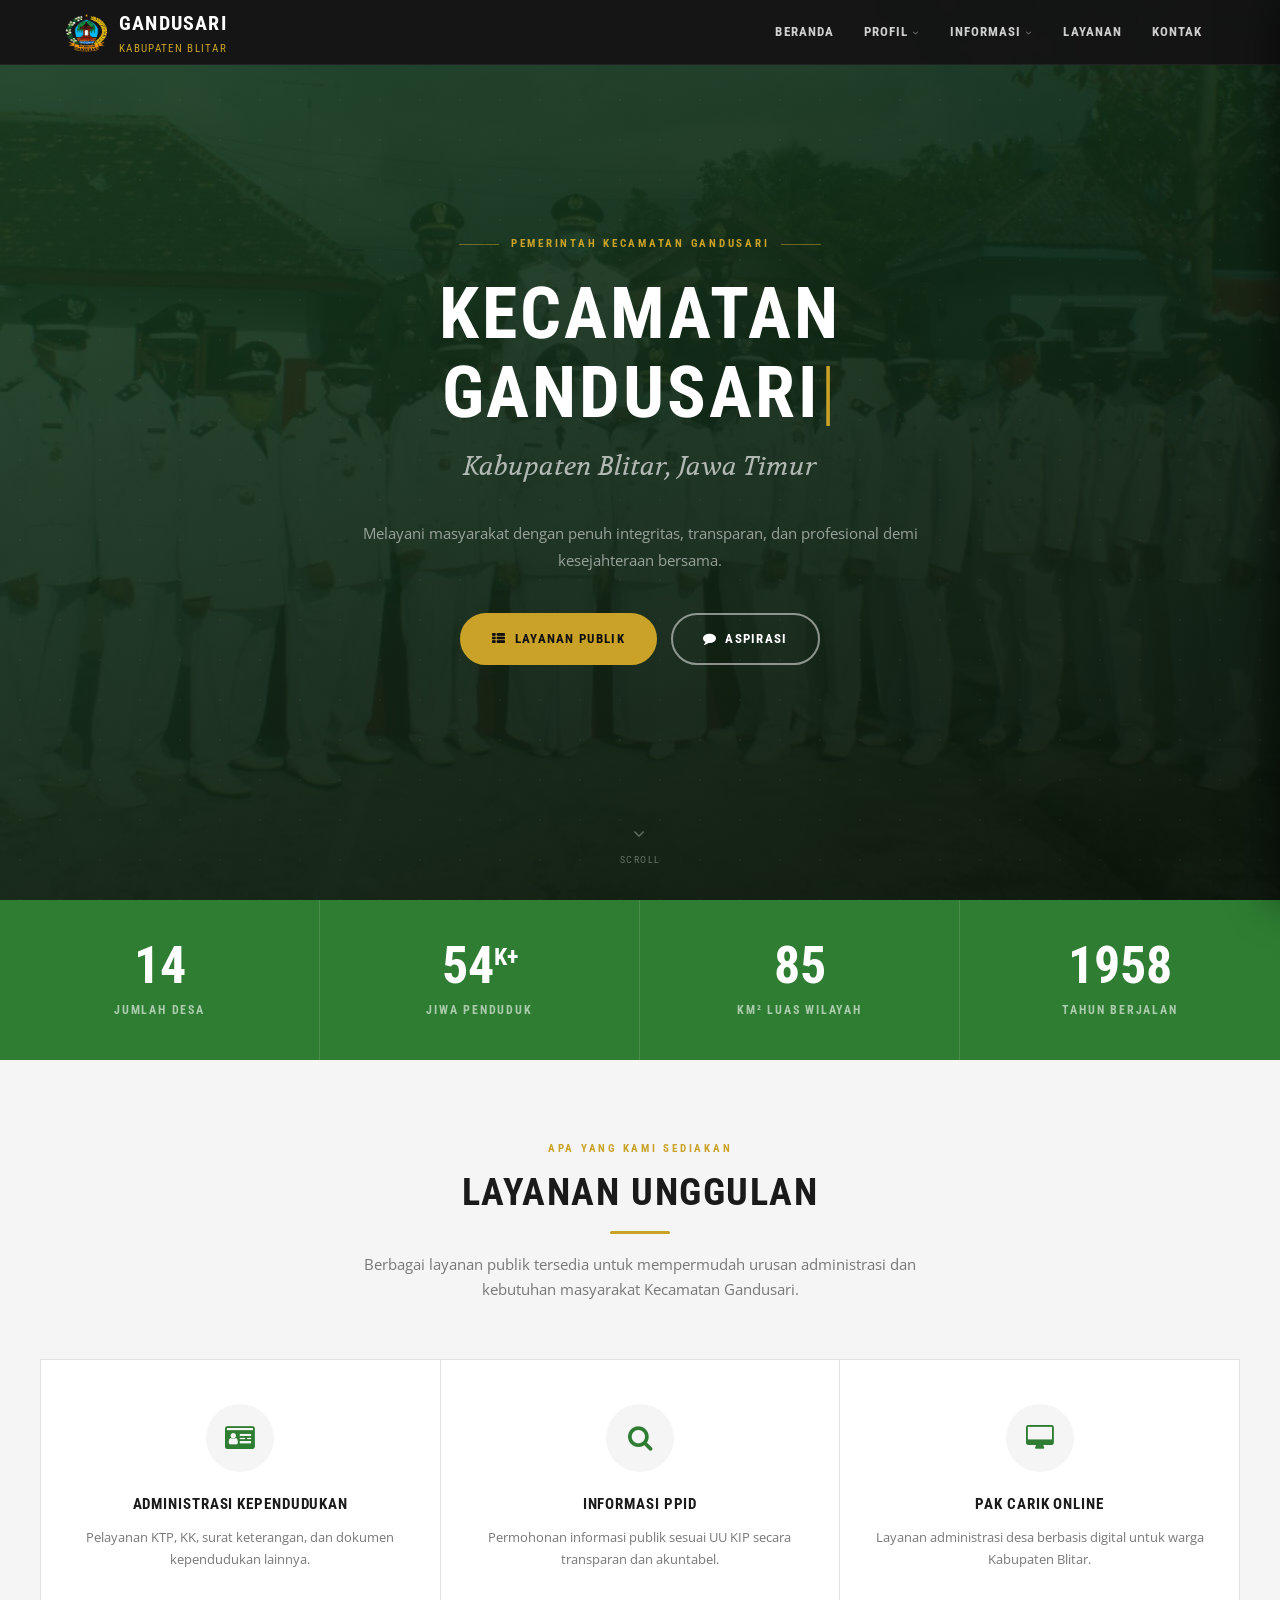
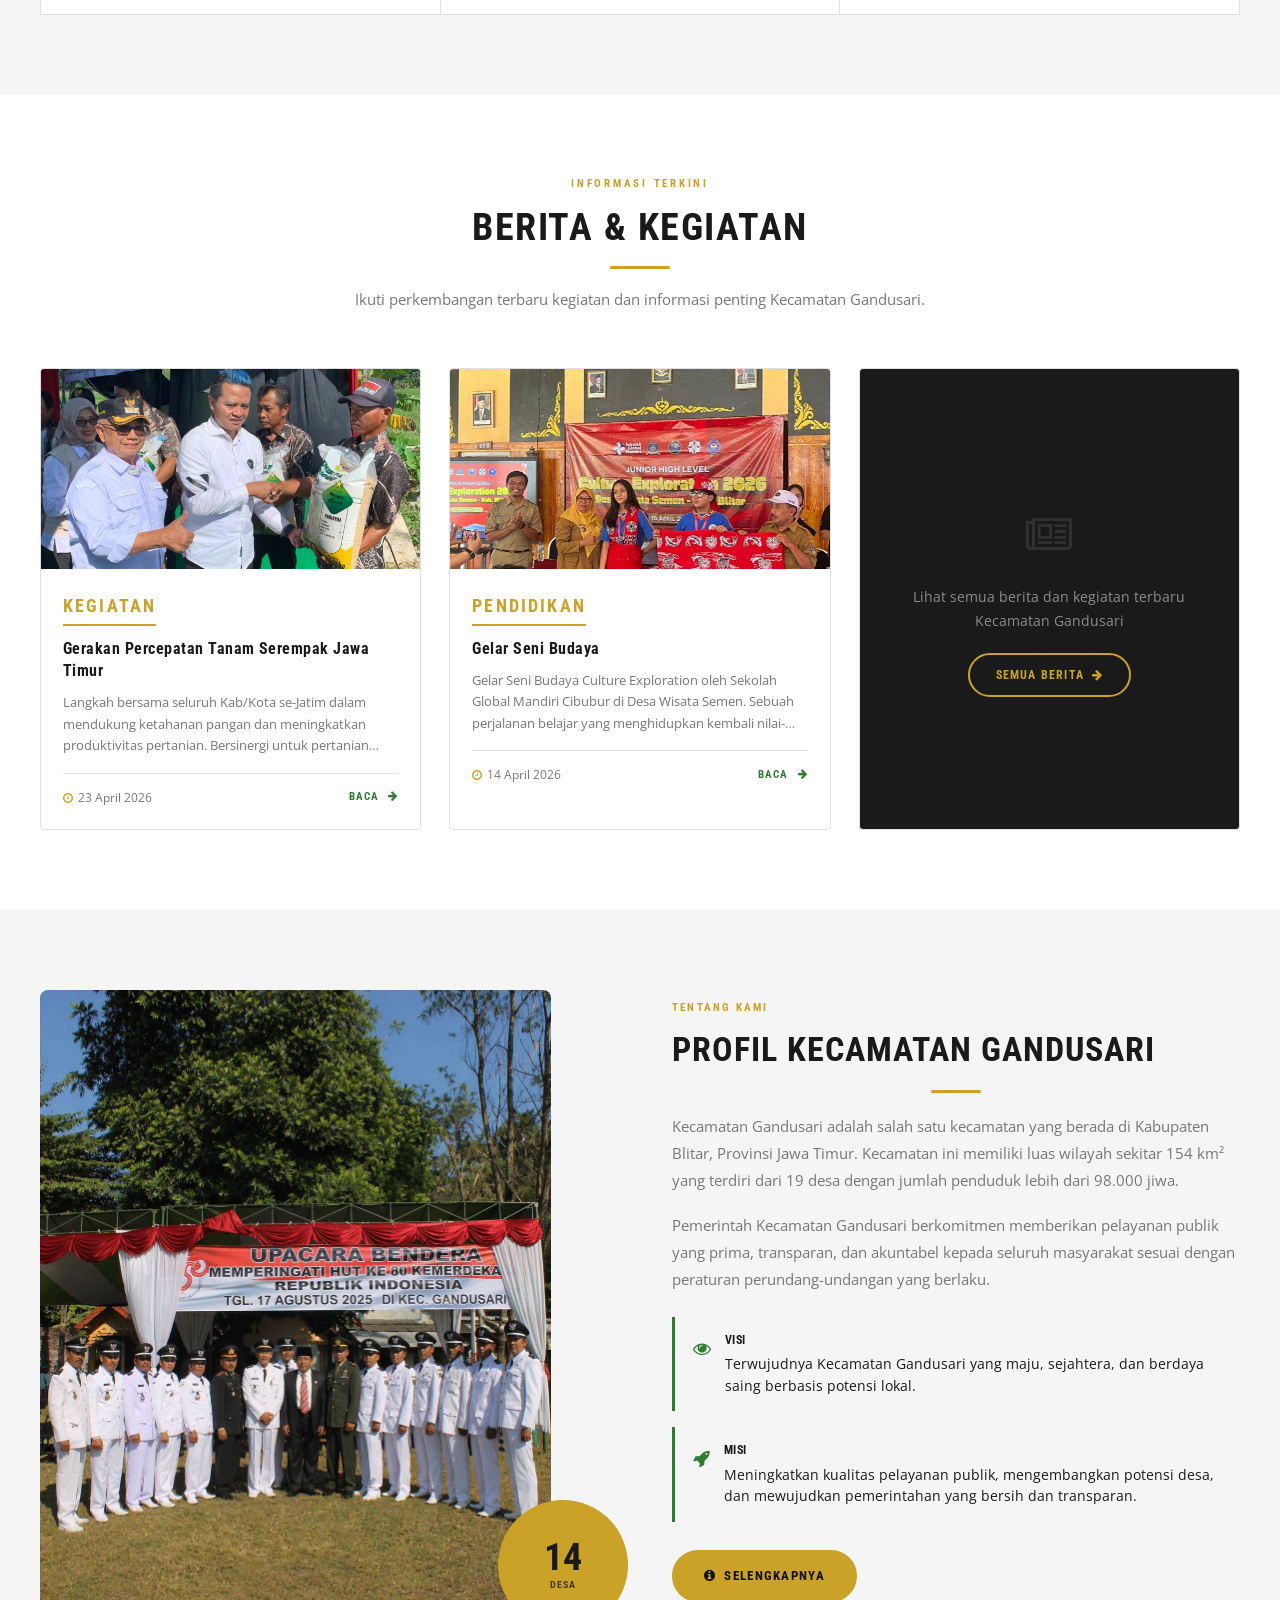
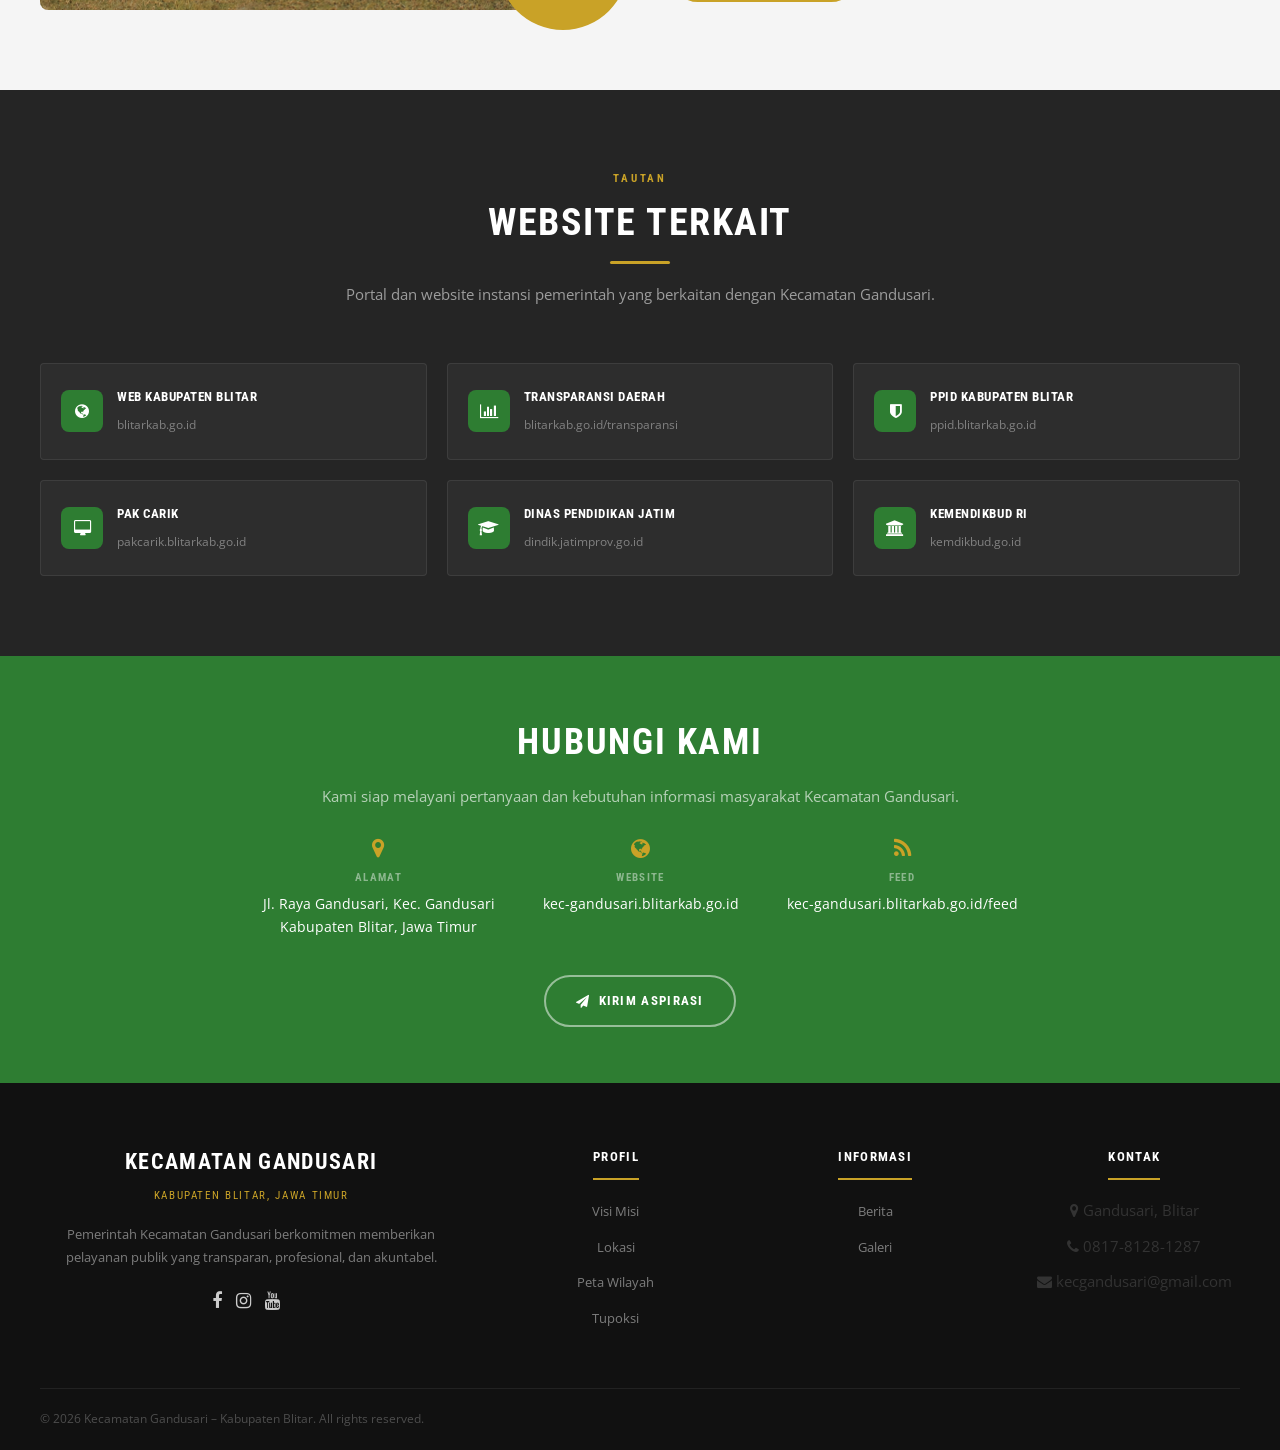
<file: index.html>
<!doctype html>
<html lang="id">
  <head>
    <meta charset="utf-8" />
    <meta name="viewport" content="width=device-width, initial-scale=1" />
    <title>Kecamatan Gandusari – Kabupaten Blitar</title>
    <link
      href="https://fonts.googleapis.com/css2?family=Roboto+Condensed:wght@400;700&family=Volkhov:ital@1&family=Open+Sans:wght@300;400;600;700&display=swap"
      rel="stylesheet"
    />
    <link
      href="https://cdnjs.cloudflare.com/ajax/libs/font-awesome/4.7.0/css/font-awesome.min.css"
      rel="stylesheet"
    />
    <link
      href="https://cdnjs.cloudflare.com/ajax/libs/animate.css/4.1.1/animate.min.css"
      rel="stylesheet"
    />

    <link rel="icon" href="assets/logo.png" />

    <link rel="stylesheet" href="css/style.css" />
  </head>
  <body>
    <!-- PAGE LOADER -->
    <div class="page-loader" id="loader">
      <div class="loader-ring"></div>
    </div>

    <!-- NAVBAR -->
    <nav class="navbar" id="navbar">
      <div class="navbar-inner">
        <a href="index.html" class="navbar-brand">
          <div class="navbar-brand-icon">
            <img src="assets/logo.png" />
          </div>
          <div>
            Gandusari
            <span>Kabupaten Blitar</span>
          </div>
        </a>

        <ul class="nav-menu">
          <li class="nav-item">
            <a class="nav-link" href="index.html">Beranda</a>
          </li>
          <li class="nav-item">
            <a class="nav-link" href="profil.html"
              >Profil <i class="fa fa-angle-down"></i
            ></a>
            <ul class="dropdown-menu">
              <li><a href="profil.html#visi">Visi Misi</a></li>
              <li><a href="profil.html#lokasi">Lokasi</a></li>
              <li><a href="profil.html#peta">Peta Wilayah</a></li>
              <li><a href="tupoksi.html">Tupoksi</a></li>
            </ul>
          </li>
          <li class="nav-item">
            <a class="nav-link" href="#"
              >Informasi <i class="fa fa-angle-down"></i
            ></a>
            <ul class="dropdown-menu">
              <li><a href="berita.html">Berita</a></li>
              <li><a href="galeri.html">Galeri</a></li>
            </ul>
          </li>
          <li class="nav-item">
            <a class="nav-link" href="layanan.html">Layanan</a>
          </li>
          <li class="nav-item">
            <a class="nav-link" href="kontak.html">Kontak</a>
          </li>
        </ul>

        <button class="hamburger" id="hamburgerBtn" aria-label="Buka menu">
          <span></span>
          <span></span>
          <span></span>
        </button>
      </div>
    </nav>
    <!-- OVERLAY -->
    <div class="sidebar-overlay" id="sidebarOverlay"></div>

    <!-- MOBILE SIDEBAR -->
    <aside class="mobile-sidebar" id="mobileSidebar">
      <div class="sidebar-header">
        <a href="index.html" class="sidebar-brand">
          <img src="assets/logo.png" alt="Logo" />
          <div>
            Gandusari
            <small>Kabupaten Blitar</small>
          </div>
        </a>
        <button class="sidebar-close" id="sidebarClose" aria-label="Tutup menu">
          <i class="fa fa-times"></i>
        </button>
      </div>

      <nav class="sidebar-nav">
        <div class="sidebar-nav-item">
          <a class="sidebar-nav-link" href="index.html">Beranda</a>
        </div>
        <div class="sidebar-nav-item has-sub">
          <span class="sidebar-nav-link">
            Profil <i class="fa fa-chevron-down"></i>
          </span>
          <div class="sidebar-submenu">
            <a href="profil.html#visi">Visi Misi</a>
            <a href="profil.html#lokasi">Lokasi</a>
            <a href="profil.html#peta">Peta Wilayah</a>
            <a href="tupoksi.html">Tupoksi</a>
          </div>
        </div>
        <div class="sidebar-nav-item has-sub">
          <span class="sidebar-nav-link">
            Informasi <i class="fa fa-chevron-down"></i>
          </span>
          <div class="sidebar-submenu">
            <a href="berita.html">Berita</a>
            <a href="galeri.html">Galeri</a>
          </div>
        </div>
        <div class="sidebar-nav-item">
          <a class="sidebar-nav-link" href="layanan.html">Layanan</a>
        </div>
        <div class="sidebar-nav-item">
          <a class="sidebar-nav-link" href="kontak.html">Kontak</a>
        </div>
      </nav>

      <div class="sidebar-footer">
        <p>Ikuti Kami</p>
        <div class="sf-links">
          <a href="https://www.facebook.com/kecgandusariblitar"><i class="fa fa-facebook"></i></a>
          <a href="https://www.instagram.com/kecgandusariblitar/"><i class="fa fa-instagram"></i></a>
          <a href="https://www.youtube.com/@kecgandusariblitar"><i class="fa fa-youtube"></i></a>
        </div>
      </div>
    </aside>

    <!-- HERO -->
    <section class="hero" id="home">
      <div class="hero-bg"></div>
      <div class="hero-pattern"></div>
      <div class="hero-particles" id="particles"></div>
      <div class="hero-content">
        <div class="hero-eyebrow">Pemerintah Kecamatan Gandusari</div>
        <h1 class="hero-title">Kecamatan<br />Gandusari</h1>
        <p class="hero-subtitle">Kabupaten Blitar, Jawa Timur</p>
        <p class="hero-desc">
          Melayani masyarakat dengan penuh integritas, transparan, dan
          profesional demi kesejahteraan bersama.
        </p>
        <div class="hero-btns">
          <a class="btn btn-gold" href="layanan.html">
            <i class="fa fa-th-list"></i> Layanan Publik
          </a>
          <a class="btn btn-outline-w" href="kontak.html">
            <i class="fa fa-comment"></i> Aspirasi
          </a>
        </div>
      </div>
      <div class="hero-scroll">
        <i class="fa fa-angle-down"></i>
        <span>Scroll</span>
      </div>
    </section>

    <!-- STATS -->
    <div class="stats-row">
      <div class="stat-item reveal stagger-1">
        <div class="stat-num">14</div>
        <div class="stat-label">Jumlah Desa</div>
      </div>
      <div class="stat-item reveal stagger-2">
        <div class="stat-num">56<sup>K+</sup></div>
        <div class="stat-label">Jiwa Penduduk</div>
      </div>
      <div class="stat-item reveal stagger-3">
        <div class="stat-num">88,23</div>
        <div class="stat-label">km² Luas Wilayah</div>
      </div>
      <div class="stat-item reveal stagger-4">
        <div class="stat-num">2026</div>
        <div class="stat-label">Tahun Berjalan</div>
      </div>
    </div>

    <!-- LAYANAN UNGGULAN -->
    <section class="section bg-gray" id="layanan">
      <div class="container">
        <div class="section-heading">
          <div class="eyebrow">Apa yang Kami Sediakan</div>
          <h2>Layanan Unggulan</h2>
          <div class="divider"></div>
          <p>
            Berbagai layanan publik tersedia untuk mempermudah urusan
            administrasi dan kebutuhan masyarakat Kecamatan Gandusari.
          </p>
        </div>
        <div class="service-grid">
          <a href="layanan.html" class="service-box reveal stagger-1">
            <div class="service-icon"><i class="fa fa-id-card"></i></div>
            <h4>Administrasi Kependudukan</h4>
            <p>
              Pelayanan KTP, KK, surat keterangan, dan dokumen kependudukan
              lainnya.
            </p>
          </a>
          <a
            href="https://ppid.blitarkab.go.id/"
            class="service-box reveal stagger-2"
          >
            <div class="service-icon"><i class="fa fa-search"></i></div>
            <h4>Informasi PPID</h4>
            <p>
              Permohonan informasi publik sesuai UU KIP secara transparan dan
              akuntabel.
            </p>
          </a>
          <a
            href="https://pakcarik.blitarkab.go.id/"
            class="service-box reveal stagger-4"
          >
            <div class="service-icon"><i class="fa fa-desktop"></i></div>
            <h4>Pak Carik Online</h4>
            <p>
              Layanan administrasi desa berbasis digital untuk warga Kabupaten
              Blitar.
            </p>
          </a>
        </div>
      </div>
    </section>

    <!-- BERITA TERKINI -->
    <section class="section" id="berita">
      <div class="container">
        <div class="section-heading">
          <div class="eyebrow">Informasi Terkini</div>
          <h2>Berita &amp; Kegiatan</h2>
          <div class="divider"></div>
          <p>
            Ikuti perkembangan terbaru kegiatan dan informasi penting Kecamatan
            Gandusari.
          </p>
        </div>
        <div class="news-grid">
          <!-- BERITA 1 -->
          <div class="news-card reveal stagger-1">
            <div
              class="news-thumb"
              style="background-image: url(assets/berita\ 1.jpg)"
            ></div>
            <div class="news-body">
              <span class="news-category">Kegiatan</span>
              <h4>
                <a href="#">Gerakan Percepatan Tanam Serempak Jawa Timur</a>
              </h4>
              <p>
                Langkah bersama seluruh Kab/Kota se-Jatim dalam mendukung
                ketahanan pangan dan meningkatkan produktivitas pertanian.
                Bersinergi untuk pertanian yang lebih maju dan sejahtera .
              </p>
              <div class="news-meta">
                <span class="news-date"
                  ><i class="fa fa-clock-o"></i>23 April 2026</span
                >
                <a class="read-more" href="detail-berita1.html"
                  >Baca <i class="fa fa-arrow-right"></i
                ></a>
              </div>
            </div>
          </div>

          <!-- BERITA 2 -->
          <div class="news-card reveal stagger-2">
            <div
              class="news-thumb"
              style="background-image: url(assets/berita\ 2.jpg)"
            ></div>
            <div class="news-body">
              <span class="news-category">Pendidikan</span>
              <h4><a href="#">Gelar Seni Budaya</a></h4>
              <p>
                Gelar Seni Budaya Culture Exploration oleh Sekolah Global
                Mandiri Cibubur di Desa Wisata Semen. Sebuah perjalanan belajar
                yang menghidupkan kembali nilai-nilai budaya, mempererat
                kebersamaan, dan menumbuhkan cinta terhadap kearifan lokal.
              </p>
              <div class="news-meta">
                <span class="news-date"
                  ><i class="fa fa-clock-o"></i>14 April 2026</span
                >
                <a class="read-more" href="detail-berita2.html"
                  >Baca <i class="fa fa-arrow-right"></i
                ></a>
              </div>
            </div>
          </div>

          <!-- CARD LIHAT SEMUA -->
          <div
            class="news-card reveal stagger-3"
            style="
              display: flex;
              align-items: center;
              justify-content: center;
              background: var(--dark);
              min-height: 320px;
            "
          >
            <div style="text-align: center; padding: 32px">
              <div
                style="
                  font-size: 40px;
                  color: rgba(255, 255, 255, 0.1);
                  margin-bottom: 16px;
                "
              >
                <i class="fa fa-newspaper-o"></i>
              </div>
              <p
                style="
                  color: rgba(255, 255, 255, 0.5);
                  font-size: 14px;
                  margin-bottom: 20px;
                "
              >
                Lihat semua berita dan kegiatan terbaru Kecamatan Gandusari
              </p>
              <a
                class="btn btn-outline-gold"
                href="berita.html"
                style="display: inline-flex; align-items: center; gap: 8px"
              >
                Semua Berita <i class="fa fa-arrow-right"></i>
              </a>
            </div>
          </div>
        </div>
      </div>
    </section>

    <!-- PROFIL / ABOUT -->
    <section class="section bg-gray" id="profil">
      <div class="container">
        <div class="about-grid">
          <div class="about-img-wrap reveal reveal-left">
            <div
              class="home-img"
              style="background-image: url(&quot;assets/foto profil.png&quot;)"
            ></div>
            <div class="about-badge">
              <strong>14</strong>
              <span>Desa</span>
            </div>
          </div>
          <div class="about-content reveal reveal-right">
            <div class="eyebrow">Tentang Kami</div>
            <h2>Profil Kecamatan Gandusari</h2>
            <div class="divider"></div>
            <p>
              Kecamatan Gandusari adalah salah satu kecamatan yang berada di
              Kabupaten Blitar, Provinsi Jawa Timur. Kecamatan ini memiliki luas
              wilayah sekitar 154 km² yang terdiri dari 19 desa dengan jumlah
              penduduk lebih dari 98.000 jiwa.
            </p>
            <p>
              Pemerintah Kecamatan Gandusari berkomitmen memberikan pelayanan
              publik yang prima, transparan, dan akuntabel kepada seluruh
              masyarakat sesuai dengan peraturan perundang-undangan yang
              berlaku.
            </p>
            <div class="visi-misi">
              <div class="vm-item">
                <div class="vm-icon"><i class="fa fa-eye"></i></div>
                <div class="vm-text">
                  <strong>Visi</strong>
                  Terwujudnya Kecamatan Gandusari yang maju, sejahtera, dan
                  berdaya saing berbasis potensi lokal.
                </div>
              </div>
              <div class="vm-item">
                <div class="vm-icon"><i class="fa fa-rocket"></i></div>
                <div class="vm-text">
                  <strong>Misi</strong>
                  Meningkatkan kualitas pelayanan publik, mengembangkan potensi
                  desa, dan mewujudkan pemerintahan yang bersih dan transparan.
                </div>
              </div>
            </div>
            <div style="margin-top: 28px">
              <a
                class="btn btn-gold"
                href="profil.html"
                style="display: inline-flex; align-items: center; gap: 8px"
              >
                <i class="fa fa-info-circle"></i> Selengkapnya
              </a>
            </div>
          </div>
        </div>
      </div>
    </section>

    <!-- WEBSITE TERKAIT -->
    <section class="section bg-dark2" id="terkait">
      <div class="container">
        <div class="section-heading light">
          <div class="eyebrow">Tautan</div>
          <h2>Website Terkait</h2>
          <div class="divider"></div>
          <p>
            Portal dan website instansi pemerintah yang berkaitan dengan
            Kecamatan Gandusari.
          </p>
        </div>
        <div class="links-grid">
          <a
            class="link-card reveal stagger-1"
            href="http://www.blitarkab.go.id/"
          >
            <div class="link-card-icon"><i class="fa fa-globe"></i></div>
            <div>
              <h5>Web Kabupaten Blitar</h5>
              <span>blitarkab.go.id</span>
            </div>
          </a>
          <a
            class="link-card reveal stagger-2"
            href="http://www.blitarkab.go.id/transparansi"
          >
            <div class="link-card-icon"><i class="fa fa-bar-chart"></i></div>
            <div>
              <h5>Transparansi Daerah</h5>
              <span>blitarkab.go.id/transparansi</span>
            </div>
          </a>
          <a
            class="link-card reveal stagger-3"
            href="http://ppid.blitarkab.go.id/"
          >
            <div class="link-card-icon"><i class="fa fa-shield"></i></div>
            <div>
              <h5>PPID Kabupaten Blitar</h5>
              <span>ppid.blitarkab.go.id</span>
            </div>
          </a>
          <a
            class="link-card reveal stagger-4"
            href="https://pakcarik.blitarkab.go.id/"
          >
            <div class="link-card-icon"><i class="fa fa-desktop"></i></div>
            <div>
              <h5>Pak Carik</h5>
              <span>pakcarik.blitarkab.go.id</span>
            </div>
          </a>
          <a
            class="link-card reveal stagger-5"
            href="http://dindik.jatimprov.go.id/"
          >
            <div class="link-card-icon">
              <i class="fa fa-graduation-cap"></i>
            </div>
            <div>
              <h5>Dinas Pendidikan Jatim</h5>
              <span>dindik.jatimprov.go.id</span>
            </div>
          </a>
          <a
            class="link-card reveal stagger-6"
            href="https://www.kemdikbud.go.id/"
          >
            <div class="link-card-icon"><i class="fa fa-university"></i></div>
            <div>
              <h5>Kemendikbud RI</h5>
              <span>kemdikbud.go.id</span>
            </div>
          </a>
        </div>
      </div>
    </section>

    <!-- CONTACT -->
    <section class="contact-strip" id="kontak">
      <div class="container">
        <h2>Hubungi Kami</h2>
        <p>
          Kami siap melayani pertanyaan dan kebutuhan informasi masyarakat
          Kecamatan Gandusari.
        </p>
        <div class="contact-items">
          <div class="contact-item">
            <div class="fa fa-map-marker"></div>
            <h6>Alamat</h6>
            <p>
              Jl. Raya Gandusari, Kec. Gandusari<br />Kabupaten Blitar, Jawa
              Timur
            </p>
          </div>
          <div class="contact-item">
            <div class="fa fa-globe"></div>
            <h6>Website</h6>
            <p>kec-gandusari.blitarkab.go.id</p>
          </div>
          <div class="contact-item">
            <div class="fa fa-rss"></div>
            <h6>Feed</h6>
            <p>kec-gandusari.blitarkab.go.id/feed</p>
          </div>
        </div>
        <a
          class="btn btn-outline-w"
          href="https://kec-gandusari.blitarkab.go.id/aspirasi-2/"
          style="display: inline-flex; align-items: center; gap: 8px"
        >
          <i class="fa fa-paper-plane"></i> Kirim Aspirasi
        </a>
      </div>
    </section>

    <!-- FOOTER -->
    <footer>
      <div class="footer-grid">
        <!-- BRAND -->
        <div class="footer-brand">
          <h3>Kecamatan Gandusari</h3>
          <div class="sub">Kabupaten Blitar, Jawa Timur</div>
          <p>
            Pemerintah Kecamatan Gandusari berkomitmen memberikan pelayanan
            publik yang transparan, profesional, dan akuntabel.
          </p>

          <!-- SOSIAL MEDIA -->
          <div class="footer-social">
            <a href="https://www.facebook.com/kecgandusariblitar"
              ><i class="fa fa-facebook"></i
            ></a>
            <a href="https://www.instagram.com/kecgandusariblitar/"
              ><i class="fa fa-instagram"></i
            ></a>
            <a href="https://www.youtube.com/@kecgandusariblitar"
              ><i class="fa fa-youtube"></i
            ></a>
          </div>
        </div>

        <!-- PROFIL -->
        <div class="footer-col">
          <h5>Profil</h5>
          <ul>
            <li><a href="profil.html#visi">Visi Misi</a></li>
            <li><a href="profil.html#lokasi">Lokasi</a></li>
            <li><a href="profil.html#peta">Peta Wilayah</a></li>
            <li><a href="tupoksi.html">Tupoksi</a></li>
          </ul>
        </div>

        <!-- INFORMASI -->
        <div class="footer-col">
          <h5>Informasi</h5>
          <ul>
            <li><a href="berita.html">Berita</a></li>
            <li><a href="galeri.html">Galeri</a></li>
          </ul>
        </div>

        <!-- KONTAK -->
        <div class="footer-col">
          <h5>Kontak</h5>
          <ul>
            <li><i class="fa fa-map-marker"></i> Gandusari, Blitar</li>
            <li><i class="fa fa-phone"></i> 0817-8128-1287</li>
            <li><i class="fa fa-envelope"></i> kecgandusari@gmail.com</li>
          </ul>
        </div>
      </div>

      <!-- COPYRIGHT -->
      <div class="footer-bottom">
        <p>
          © 2026 Kecamatan Gandusari – Kabupaten Blitar. All rights reserved.
        </p>
      </div>
    </footer>

    <!-- SCROLL UP -->
    <div class="scroll-up" id="scrollUp">
      <a href="#home"><i class="fa fa-angle-double-up"></i></a>
    </div>

    <script src="js/script.js"></script>
  </body>
</html>
</file>
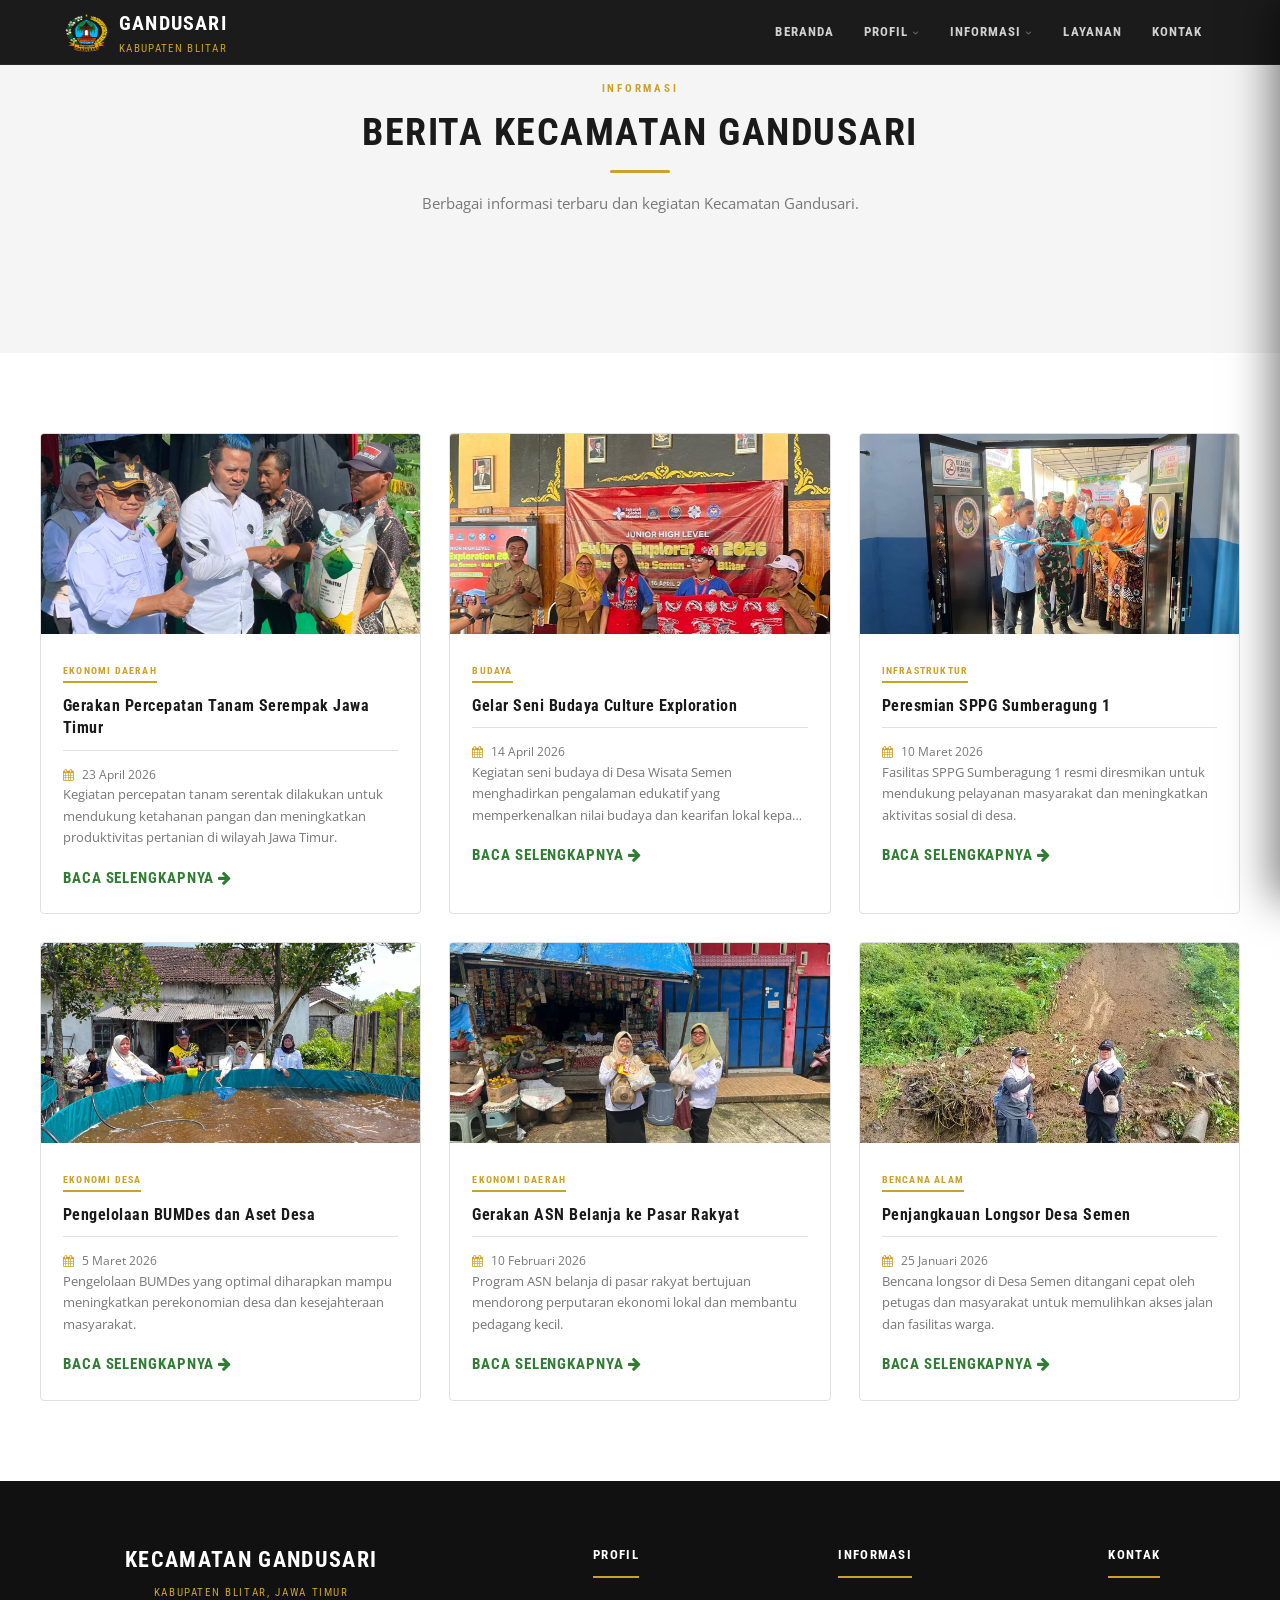
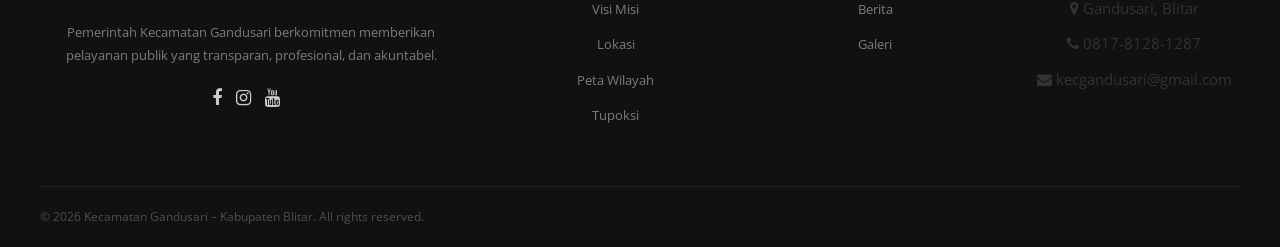
<file: berita.html>
<!doctype html>
<html lang="id">
  <head>
    <meta charset="utf-8" />
    <meta name="viewport" content="width=device-width, initial-scale=1" />
    <title>Berita - Kecamatan Gandusari</title>
    <link
      href="https://fonts.googleapis.com/css2?family=Roboto+Condensed:wght@400;700&family=Volkhov:ital@1&family=Open+Sans:wght@300;400;600;700&display=swap"
      rel="stylesheet"
    />
    <link
      href="https://cdnjs.cloudflare.com/ajax/libs/font-awesome/4.7.0/css/font-awesome.min.css"
      rel="stylesheet"
    />
    <link
      href="https://cdnjs.cloudflare.com/ajax/libs/animate.css/4.1.1/animate.min.css"
      rel="stylesheet"
    />

    <link rel="icon" href="assets/logo.png" />

    <link rel="stylesheet" href="css/style.css" />
  </head>
  <body>
    <!-- NAVBAR -->
    <nav class="navbar" id="navbar">
      <div class="navbar-inner">
        <a href="index.html" class="navbar-brand">
          <div class="navbar-brand-icon">
            <img src="assets/logo.png" />
          </div>
          <div>
            Gandusari
            <span>Kabupaten Blitar</span>
          </div>
        </a>

        <ul class="nav-menu">
          <li class="nav-item">
            <a class="nav-link" href="index.html">Beranda</a>
          </li>
          <li class="nav-item">
            <a class="nav-link" href="profil.html"
              >Profil <i class="fa fa-angle-down"></i
            ></a>
            <ul class="dropdown-menu">
              <li><a href="profil.html#visi">Visi Misi</a></li>
              <li><a href="profil.html#lokasi">Lokasi</a></li>
              <li><a href="profil.html#peta">Peta Wilayah</a></li>
              <li><a href="tupoksi.html">Tupoksi</a></li>
            </ul>
          </li>
          <li class="nav-item">
            <a class="nav-link" href="#"
              >Informasi <i class="fa fa-angle-down"></i
            ></a>
            <ul class="dropdown-menu">
              <li><a href="berita.html">Berita</a></li>
              <li><a href="galeri.html">Galeri</a></li>
            </ul>
          </li>
          <li class="nav-item">
            <a class="nav-link" href="layanan.html">Layanan</a>
          </li>
          <li class="nav-item">
            <a class="nav-link" href="kontak.html">Kontak</a>
          </li>
        </ul>

        <button class="hamburger" id="hamburgerBtn" aria-label="Buka menu">
          <span></span>
          <span></span>
          <span></span>
        </button>
      </div>
    </nav>
    <!-- OVERLAY -->
    <div class="sidebar-overlay" id="sidebarOverlay"></div>

    <!-- MOBILE SIDEBAR -->
    <aside class="mobile-sidebar" id="mobileSidebar">
      <div class="sidebar-header">
        <a href="index.html" class="sidebar-brand">
          <img src="assets/logo.png" alt="Logo" />
          <div>
            Gandusari
            <small>Kabupaten Blitar</small>
          </div>
        </a>
        <button class="sidebar-close" id="sidebarClose" aria-label="Tutup menu">
          <i class="fa fa-times"></i>
        </button>
      </div>

      <nav class="sidebar-nav">
        <div class="sidebar-nav-item">
          <a class="sidebar-nav-link" href="index.html">Beranda</a>
        </div>
        <div class="sidebar-nav-item has-sub">
          <span class="sidebar-nav-link">
            Profil <i class="fa fa-chevron-down"></i>
          </span>
          <div class="sidebar-submenu">
            <a href="profil.html#visi">Visi Misi</a>
            <a href="profil.html#lokasi">Lokasi</a>
            <a href="profil.html#peta">Peta Wilayah</a>
            <a href="tupoksi.html">Tupoksi</a>
          </div>
        </div>
        <div class="sidebar-nav-item has-sub">
          <span class="sidebar-nav-link">
            Informasi <i class="fa fa-chevron-down"></i>
          </span>
          <div class="sidebar-submenu">
            <a href="berita.html">Berita</a>
            <a href="galeri.html">Galeri</a>
          </div>
        </div>
        <div class="sidebar-nav-item">
          <a class="sidebar-nav-link" href="layanan.html">Layanan</a>
        </div>
        <div class="sidebar-nav-item">
          <a class="sidebar-nav-link" href="kontak.html">Kontak</a>
        </div>
      </nav>

      <div class="sidebar-footer">
        <p>Ikuti Kami</p>
        <div class="sf-links">
          <a href="https://www.facebook.com/kecgandusariblitar"><i class="fa fa-facebook"></i></a>
          <a href="https://www.instagram.com/kecgandusariblitar/"><i class="fa fa-instagram"></i></a>
          <a href="https://www.youtube.com/@kecgandusariblitar"><i class="fa fa-youtube"></i></a>
        </div>
      </div>
    </aside>

    <!-- HEADER BERITA -->
    <section class="section bg-gray">
      <div class="container">
        <div class="section-heading">
          <div class="eyebrow">Informasi</div>
          <h2>Berita Kecamatan Gandusari</h2>
          <div class="divider"></div>
          <p>Berbagai informasi terbaru dan kegiatan Kecamatan Gandusari.</p>
        </div>
      </div>
    </section>

    <!-- LIST BERITA -->
    <section class="section">
      <div class="container">
        <div class="news-grid">
          <!-- CARD 1 -->
          <div class="news-card">
            <div
              class="news-thumb"
              style="background-image: url(&quot;assets/berita 1.jpg&quot;)"
            ></div>
            <div class="news-body">
              <span class="news-category1">Ekonomi Daerah</span>
              <h4>Gerakan Percepatan Tanam Serempak Jawa Timur</h4>
              <div class="news-meta">
                <span class="news-date">
                  <i class="fa fa-calendar"></i> 23 April 2026
                </span>
              </div>
              <p>
                Kegiatan percepatan tanam serentak dilakukan untuk mendukung
                ketahanan pangan dan meningkatkan produktivitas pertanian di
                wilayah Jawa Timur.
              </p>

              <a href="detail-berita1.html" class="read-more-btn">
                Baca Selengkapnya
                <i class="fa fa-arrow-right"></i>
              </a>
            </div>
          </div>

          <!-- CARD 2 -->
          <div class="news-card">
            <div
              class="news-thumb"
              style="background-image: url(&quot;assets/berita 2.jpg&quot;)"
            ></div>
            <div class="news-body">
              <span class="news-category1">Budaya</span>
              <h4>Gelar Seni Budaya Culture Exploration</h4>
              <div class="news-meta">
                <span class="news-date">
                  <i class="fa fa-calendar"></i> 14 April 2026
                </span>
              </div>
              <p>
                Kegiatan seni budaya di Desa Wisata Semen menghadirkan
                pengalaman edukatif yang memperkenalkan nilai budaya dan
                kearifan lokal kepada peserta.
              </p>

              <a href="detail-berita2.html" class="read-more-btn">
                Baca Selengkapnya
                <i class="fa fa-arrow-right"></i>
              </a>
            </div>
          </div>

          <!-- CARD 3 -->
          <div class="news-card">
            <div
              class="news-thumb"
              style="background-image: url(&quot;assets/berita 3.jpg&quot;)"
            ></div>
            <div class="news-body">
              <span class="news-category1">Infrastruktur</span>
              <h4>Peresmian SPPG Sumberagung 1</h4>
              <div class="news-meta">
                <span class="news-date">
                  <i class="fa fa-calendar"></i> 10 Maret 2026
                </span>
              </div>
              <p>
                Fasilitas SPPG Sumberagung 1 resmi diresmikan untuk mendukung
                pelayanan masyarakat dan meningkatkan aktivitas sosial di desa.
              </p>

              <a href="detail-berita3.html" class="read-more-btn">
                Baca Selengkapnya
                <i class="fa fa-arrow-right"></i>
              </a>
            </div>
          </div>

          <!-- CARD 4 -->
          <div class="news-card">
            <div
              class="news-thumb"
              style="background-image: url(&quot;assets/berita 4.jpg&quot;)"
            ></div>
            <div class="news-body">
              <span class="news-category1">Ekonomi Desa</span>
              <h4>Pengelolaan BUMDes dan Aset Desa</h4>
              <div class="news-meta">
                <span class="news-date">
                  <i class="fa fa-calendar"></i> 5 Maret 2026
                </span>
              </div>
              <p>
                Pengelolaan BUMDes yang optimal diharapkan mampu meningkatkan
                perekonomian desa dan kesejahteraan masyarakat.
              </p>

              <a href="detail-berita4.html" class="read-more-btn">
                Baca Selengkapnya
                <i class="fa fa-arrow-right"></i>
              </a>
            </div>
          </div>

          <!-- CARD 5 -->
          <div class="news-card">
            <div
              class="news-thumb"
              style="background-image: url(&quot;assets/berita 5.jpg&quot;)"
            ></div>
            <div class="news-body">
              <span class="news-category1">Ekonomi Daerah</span>
              <h4>Gerakan ASN Belanja ke Pasar Rakyat</h4>
              <div class="news-meta">
                <span class="news-date">
                  <i class="fa fa-calendar"></i> 10 Februari 2026
                </span>
              </div>
              <p>
                Program ASN belanja di pasar rakyat bertujuan mendorong
                perputaran ekonomi lokal dan membantu pedagang kecil.
              </p>

              <a href="detail-berita5.html" class="read-more-btn">
                Baca Selengkapnya
                <i class="fa fa-arrow-right"></i>
              </a>
            </div>
          </div>

          <!-- CARD 6 -->
          <div class="news-card">
            <div
              class="news-thumb"
              style="background-image: url(&quot;assets/berita 6.jpg&quot;)"
            ></div>
            <div class="news-body">
              <span class="news-category1">Bencana Alam</span>
              <h4>Penjangkauan Longsor Desa Semen</h4>
              <div class="news-meta">
                <span class="news-date">
                  <i class="fa fa-calendar"></i> 25 Januari 2026
                </span>
              </div>
              <p>
                Bencana longsor di Desa Semen ditangani cepat oleh petugas dan
                masyarakat untuk memulihkan akses jalan dan fasilitas warga.
              </p>

              <a href="detail-berita6.html" class="read-more-btn">
                Baca Selengkapnya
                <i class="fa fa-arrow-right"></i>
              </a>
            </div>
          </div>
        </div>
      </div>
    </section>

    <!-- FOOTER -->
    <footer>
      <div class="footer-grid">
        <!-- BRAND -->
        <div class="footer-brand">
          <h3>Kecamatan Gandusari</h3>
          <div class="sub">Kabupaten Blitar, Jawa Timur</div>
          <p>
            Pemerintah Kecamatan Gandusari berkomitmen memberikan pelayanan
            publik yang transparan, profesional, dan akuntabel.
          </p>

          <!-- SOSIAL MEDIA -->
          <div class="footer-social">
            <a href="https://www.facebook.com/kecgandusariblitar"
              ><i class="fa fa-facebook"></i
            ></a>
            <a href="https://www.instagram.com/kecgandusariblitar/"
              ><i class="fa fa-instagram"></i
            ></a>
            <a href="https://www.youtube.com/@kecgandusariblitar"
              ><i class="fa fa-youtube"></i
            ></a>
          </div>
        </div>

        <!-- PROFIL -->
        <div class="footer-col">
          <h5>Profil</h5>
          <ul>
            <li><a href="profil.html#visi">Visi Misi</a></li>
            <li><a href="profil.html#lokasi">Lokasi</a></li>
            <li><a href="profil.html#peta">Peta Wilayah</a></li>
            <li><a href="tupoksi.html">Tupoksi</a></li>
          </ul>
        </div>

        <!-- INFORMASI -->
        <div class="footer-col">
          <h5>Informasi</h5>
          <ul>
            <li><a href="berita.html">Berita</a></li>
            <li><a href="galeri.html">Galeri</a></li>
          </ul>
        </div>

        <!-- KONTAK -->
        <div class="footer-col">
          <h5>Kontak</h5>
          <ul>
            <li><i class="fa fa-map-marker"></i> Gandusari, Blitar</li>
            <li><i class="fa fa-phone"></i> 0817-8128-1287</li>
            <li><i class="fa fa-envelope"></i> kecgandusari@gmail.com</li>
          </ul>
        </div>
      </div>

      <!-- COPYRIGHT -->
      <div class="footer-bottom">
        <p>
          © 2026 Kecamatan Gandusari – Kabupaten Blitar. All rights reserved.
        </p>
      </div>
    </footer>

    <script src="js/script.js"></script>
  </body>
</html>
</file>
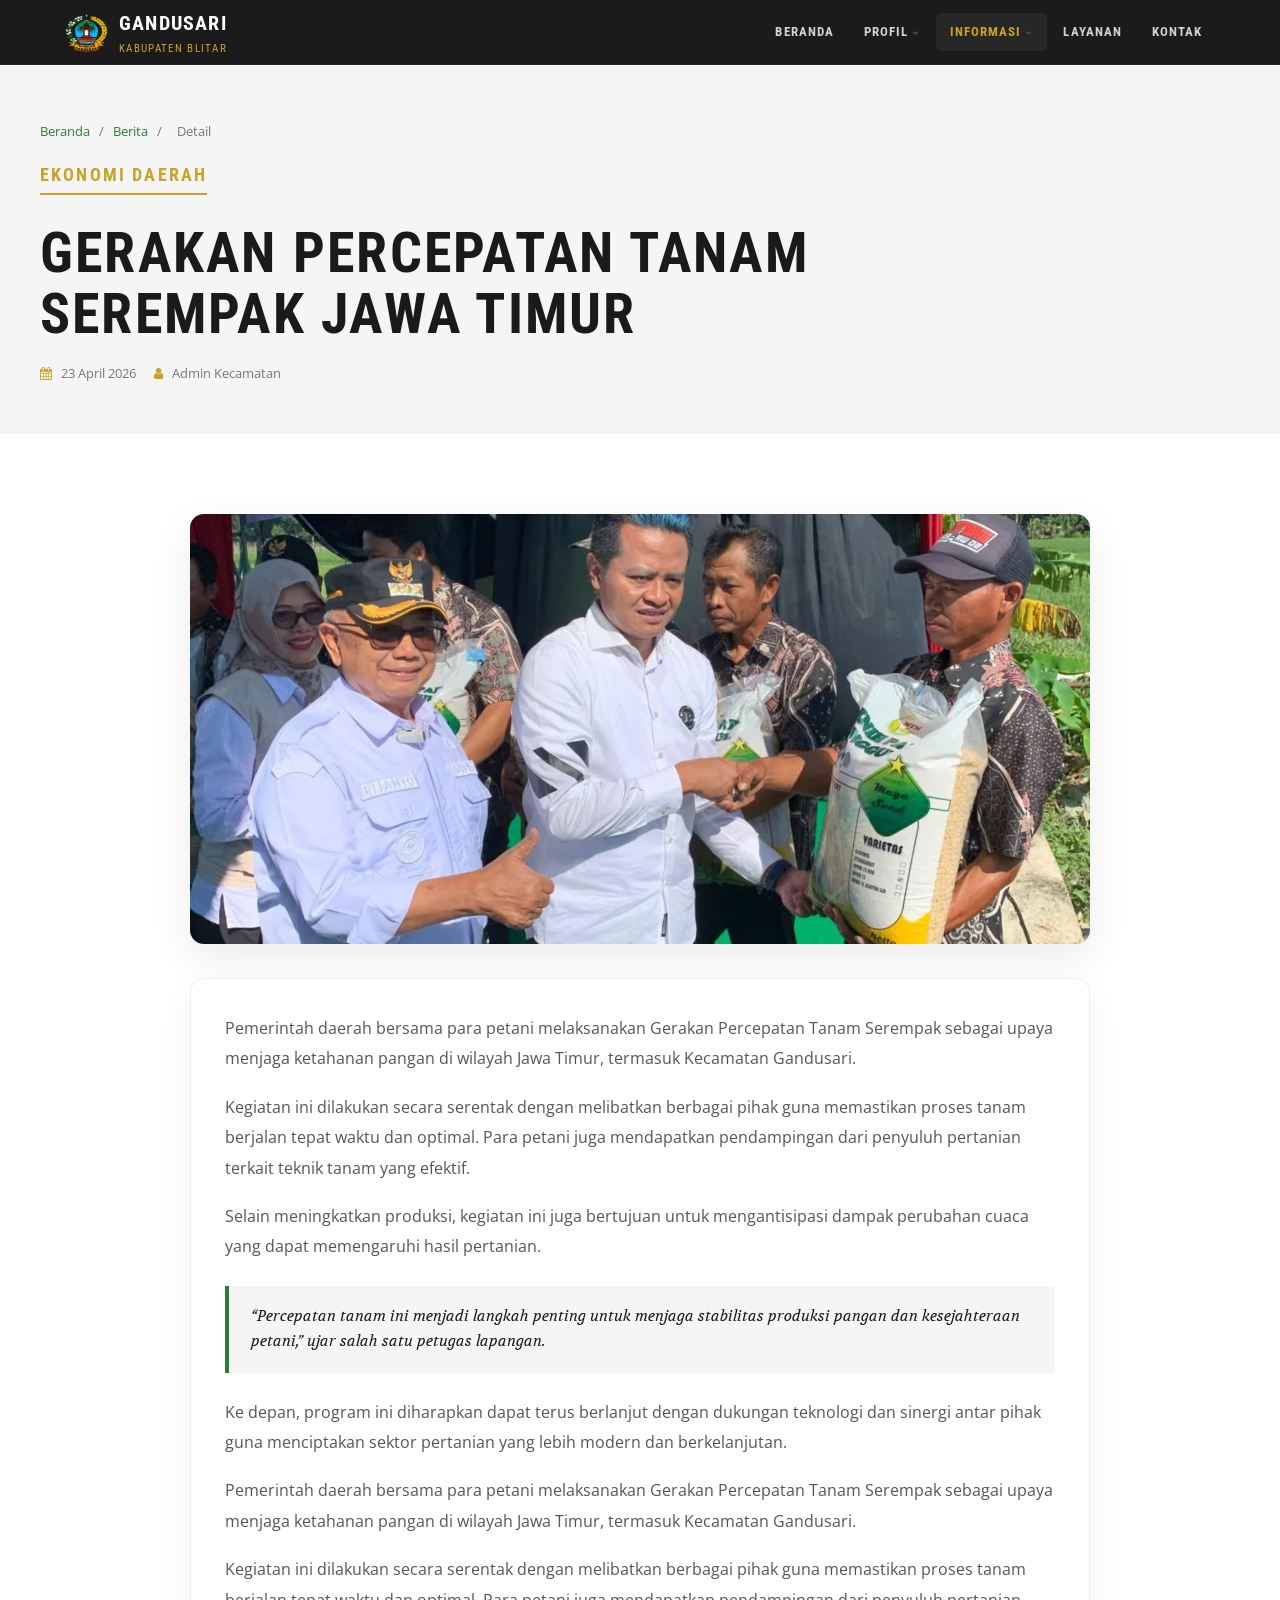
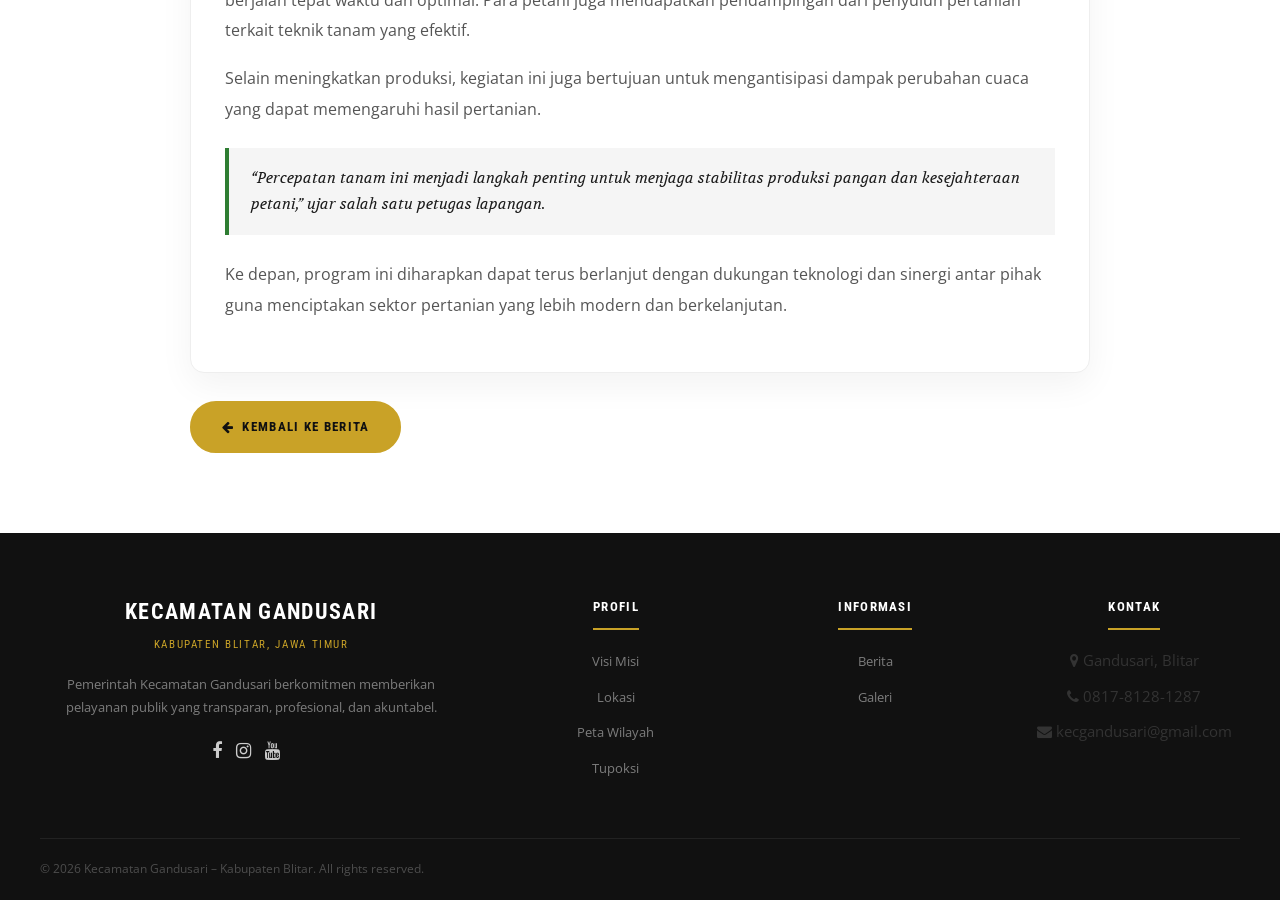
<file: detail-berita1.html>
<!doctype html>
<html lang="id">
  <head>
    <meta charset="utf-8" />
    <meta name="viewport" content="width=device-width, initial-scale=1" />
    <title>
      Gerakan Percepatan Tanam Serempak Jawa Timur - Kecamatan Gandusari
    </title>

    <link
      href="https://fonts.googleapis.com/css2?family=Roboto+Condensed:wght@400;700&family=Volkhov:ital@1&family=Open+Sans:wght@300;400;600;700&display=swap"
      rel="stylesheet"
    />
    <link
      href="https://cdnjs.cloudflare.com/ajax/libs/font-awesome/4.7.0/css/font-awesome.min.css"
      rel="stylesheet"
    />
    <link rel="icon" href="assets/logo.png" />
    <link rel="stylesheet" href="css/style.css" />
  </head>

  <body>
    <nav class="navbar" id="navbar">
      <div class="navbar-inner">
        <a href="index.html" class="navbar-brand">
          <div class="navbar-brand-icon">
            <img src="assets/logo.png" />
          </div>
          <div>
            Gandusari
            <span>Kabupaten Blitar</span>
          </div>
        </a>

        <ul class="nav-menu">
          <li class="nav-item">
            <a class="nav-link" href="index.html">Beranda</a>
          </li>

          <li class="nav-item">
            <a class="nav-link" href="profil.html"
              >Profil <i class="fa fa-angle-down"></i
            ></a>
            <ul class="dropdown-menu">
              <li><a href="profil.html#visi">Visi Misi</a></li>
              <li><a href="profil.html#lokasi">Lokasi</a></li>
              <li><a href="profil.html#peta">Peta Wilayah</a></li>
              <li><a href="tupoksi.html">Tupoksi</a></li>
            </ul>
          </li>

          <li class="nav-item active">
            <a class="nav-link" href="#"
              >Informasi <i class="fa fa-angle-down"></i
            ></a>
            <ul class="dropdown-menu">
              <li><a href="berita.html">Berita</a></li>
              <li><a href="galeri.html">Galeri</a></li>
            </ul>
          </li>

          <li class="nav-item">
            <a class="nav-link" href="layanan.html">Layanan</a>
          </li>
          <li class="nav-item">
            <a class="nav-link" href="kontak.html">Kontak</a>
          </li>
        </ul>
      </div>
    </nav>

    <section class="section bg-gray detail-header">
      <div class="container">
        <div class="detail-breadcrumb">
          <a href="index.html">Beranda</a>
          <span>/</span>
          <a href="berita.html">Berita</a>
          <span>/</span>
          <span>Detail</span>
        </div>

        <span class="news-category">Ekonomi Daerah</span>

        <h1 class="detail-title">
          Gerakan Percepatan Tanam Serempak Jawa Timur
        </h1>

        <div class="detail-meta">
          <span><i class="fa fa-calendar"></i> 23 April 2026</span>
          <span><i class="fa fa-user"></i> Admin Kecamatan</span>
        </div>
      </div>
    </section>

    <section class="section">
      <div class="container detail-container">
        <div
          class="detail-image"
          style="background-image: url(&quot;assets/berita 1.jpg&quot;)"
        >
          <!-- kalau belum ada foto, ganti background-image jadi kosong -->
        </div>

        <article class="detail-article">
          <p>
            Pemerintah daerah bersama para petani melaksanakan Gerakan
            Percepatan Tanam Serempak sebagai upaya menjaga ketahanan pangan di
            wilayah Jawa Timur, termasuk Kecamatan Gandusari.
          </p>

          <p>
            Kegiatan ini dilakukan secara serentak dengan melibatkan berbagai
            pihak guna memastikan proses tanam berjalan tepat waktu dan optimal.
            Para petani juga mendapatkan pendampingan dari penyuluh pertanian
            terkait teknik tanam yang efektif.
          </p>

          <p>
            Selain meningkatkan produksi, kegiatan ini juga bertujuan untuk
            mengantisipasi dampak perubahan cuaca yang dapat memengaruhi hasil
            pertanian.
          </p>

          <blockquote>
            “Percepatan tanam ini menjadi langkah penting untuk menjaga
            stabilitas produksi pangan dan kesejahteraan petani,” ujar salah
            satu petugas lapangan.
          </blockquote>

          <p>
            Ke depan, program ini diharapkan dapat terus berlanjut dengan
            dukungan teknologi dan sinergi antar pihak guna menciptakan sektor
            pertanian yang lebih modern dan berkelanjutan.
          </p>
          <p>
            Pemerintah daerah bersama para petani melaksanakan Gerakan
            Percepatan Tanam Serempak sebagai upaya menjaga ketahanan pangan di
            wilayah Jawa Timur, termasuk Kecamatan Gandusari.
          </p>

          <p>
            Kegiatan ini dilakukan secara serentak dengan melibatkan berbagai
            pihak guna memastikan proses tanam berjalan tepat waktu dan optimal.
            Para petani juga mendapatkan pendampingan dari penyuluh pertanian
            terkait teknik tanam yang efektif.
          </p>

          <p>
            Selain meningkatkan produksi, kegiatan ini juga bertujuan untuk
            mengantisipasi dampak perubahan cuaca yang dapat memengaruhi hasil
            pertanian.
          </p>

          <blockquote>
            “Percepatan tanam ini menjadi langkah penting untuk menjaga
            stabilitas produksi pangan dan kesejahteraan petani,” ujar salah
            satu petugas lapangan.
          </blockquote>

          <p>
            Ke depan, program ini diharapkan dapat terus berlanjut dengan
            dukungan teknologi dan sinergi antar pihak guna menciptakan sektor
            pertanian yang lebih modern dan berkelanjutan.
          </p>
        </article>

        <div class="detail-actions">
          <a href="berita.html" class="btn btn-gold">
            <i class="fa fa-arrow-left"></i> Kembali ke Berita
          </a>
        </div>
      </div>
    </section>

    <footer>
      <div class="footer-grid">
        <div class="footer-brand">
          <h3>Kecamatan Gandusari</h3>
          <div class="sub">Kabupaten Blitar, Jawa Timur</div>
          <p>
            Pemerintah Kecamatan Gandusari berkomitmen memberikan pelayanan
            publik yang transparan, profesional, dan akuntabel.
          </p>

          <div class="footer-social">
            <a href="https://www.facebook.com/kecgandusariblitar"
              ><i class="fa fa-facebook"></i
            ></a>
            <a href="https://www.instagram.com/kecgandusariblitar/"
              ><i class="fa fa-instagram"></i
            ></a>
            <a href="https://www.youtube.com/@kecgandusariblitar"
              ><i class="fa fa-youtube"></i
            ></a>
          </div>
        </div>

        <div class="footer-col">
          <h5>Profil</h5>
          <ul>
            <li><a href="profil.html#visi">Visi Misi</a></li>
            <li><a href="profil.html#lokasi">Lokasi</a></li>
            <li><a href="profil.html#peta">Peta Wilayah</a></li>
            <li><a href="tupoksi.html">Tupoksi</a></li>
          </ul>
        </div>

        <div class="footer-col">
          <h5>Informasi</h5>
          <ul>
            <li><a href="berita.html">Berita</a></li>
            <li><a href="galeri.html">Galeri</a></li>
          </ul>
        </div>

        <div class="footer-col">
          <h5>Kontak</h5>
          <ul>
            <li><i class="fa fa-map-marker"></i> Gandusari, Blitar</li>
            <li><i class="fa fa-phone"></i> 0817-8128-1287</li>
            <li><i class="fa fa-envelope"></i> kecgandusari@gmail.com</li>
          </ul>
        </div>
      </div>

      <div class="footer-bottom">
        <p>
          © 2026 Kecamatan Gandusari – Kabupaten Blitar. All rights reserved.
        </p>
      </div>
    </footer>

    <script src="js/script.js"></script>
  </body>
</html>
</file>
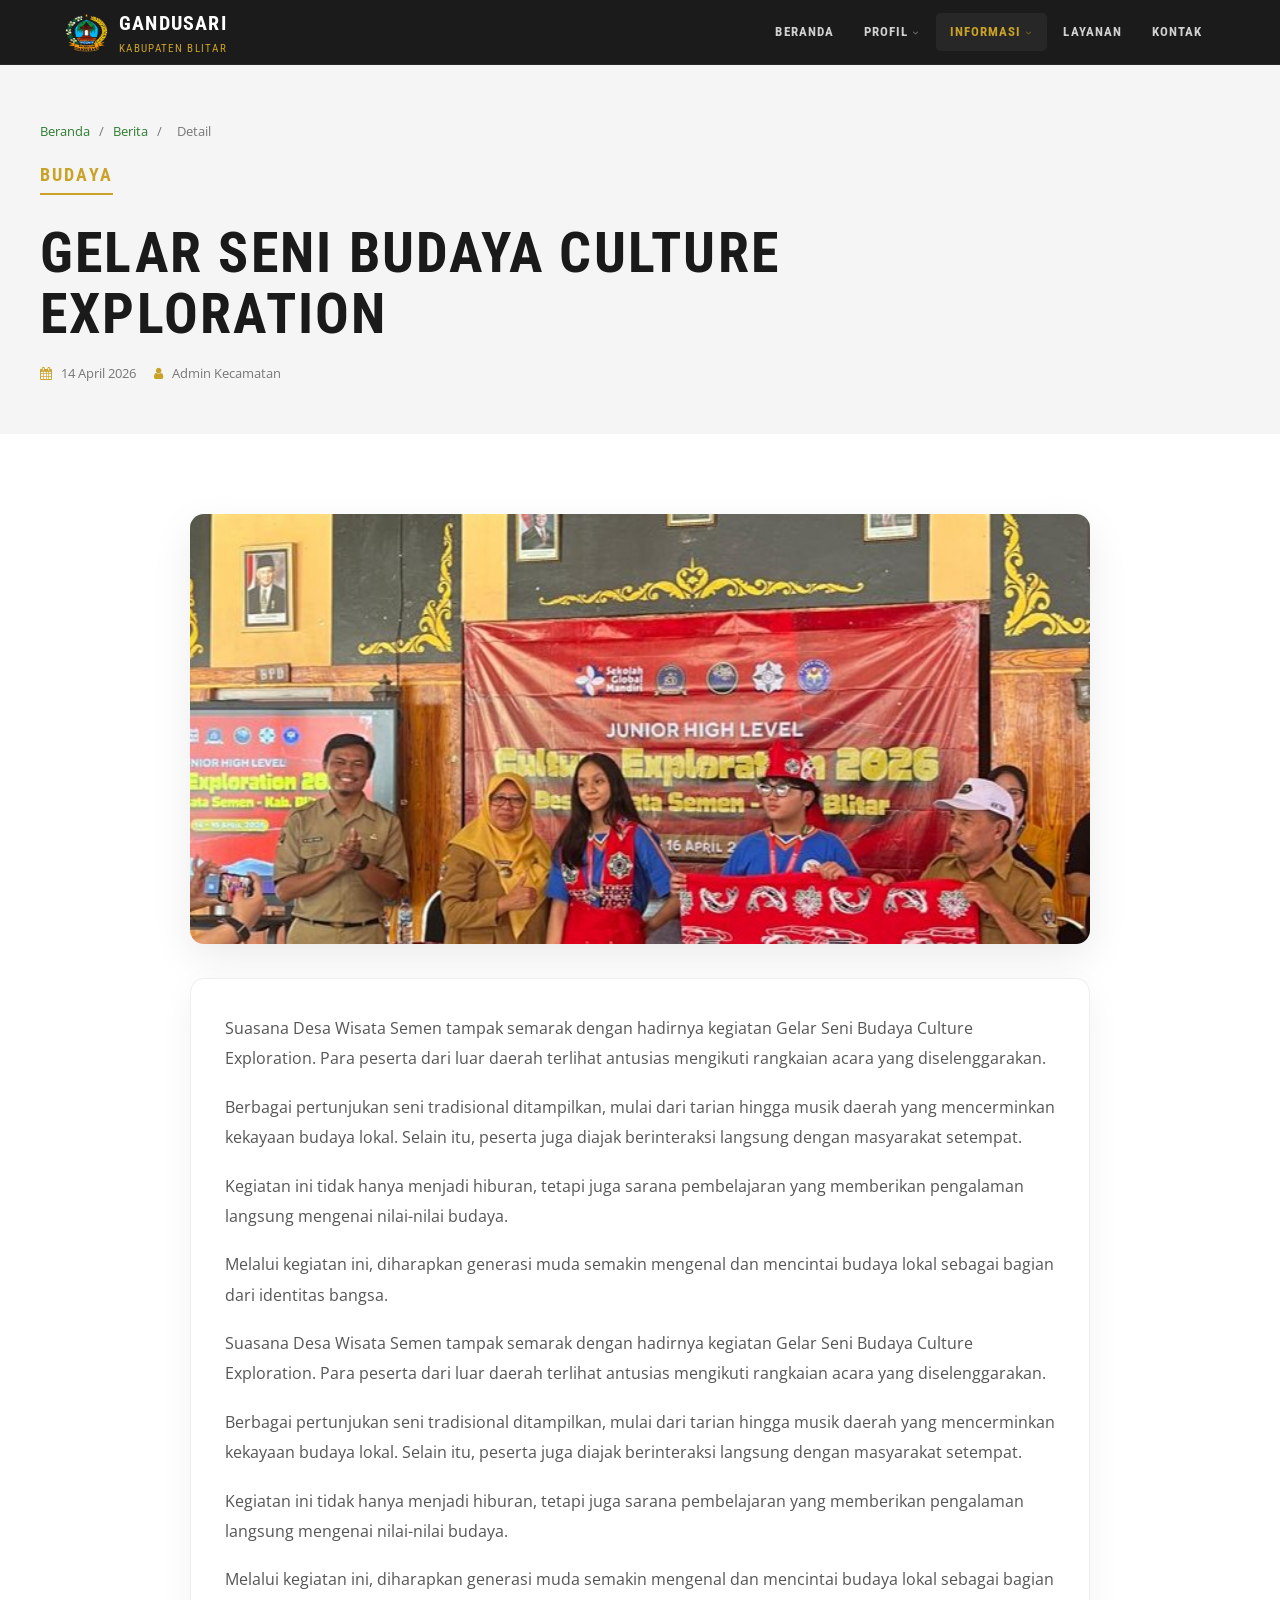
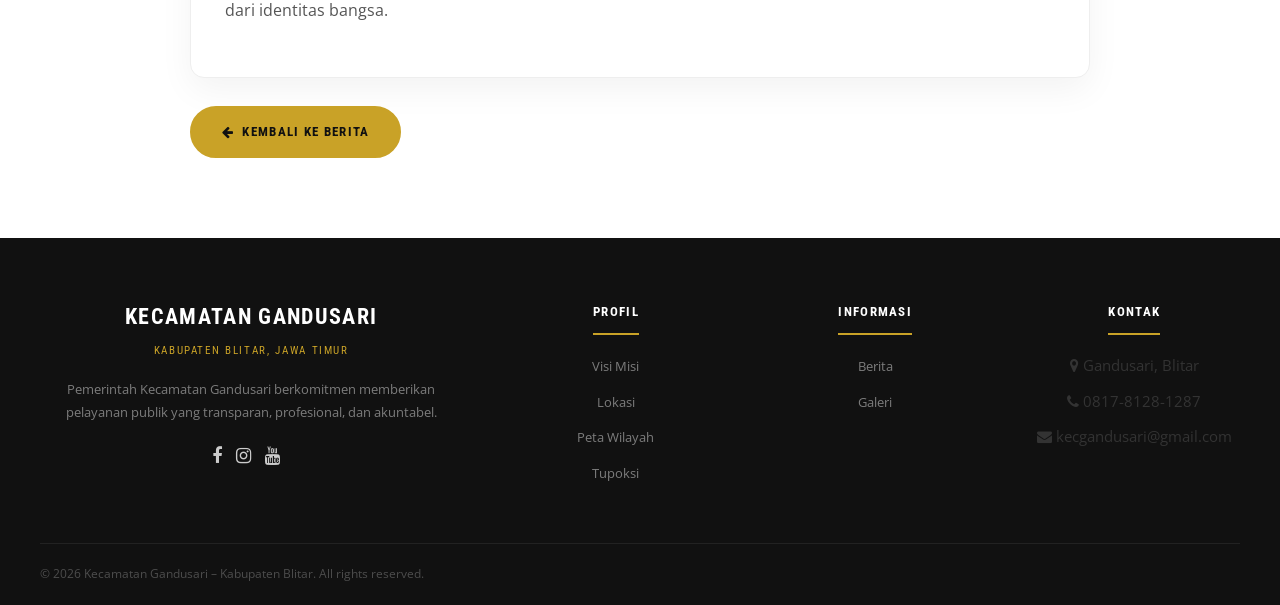
<file: detail-berita2.html>
<!doctype html>
<html lang="id">
  <head>
    <meta charset="utf-8" />
    <meta name="viewport" content="width=device-width, initial-scale=1" />
    <title>Gelar Seni Budaya Culture Exploration - Kecamatan Gandusari</title>

    <link
      href="https://fonts.googleapis.com/css2?family=Roboto+Condensed:wght@400;700&family=Volkhov:ital@1&family=Open+Sans:wght@300;400;600;700&display=swap"
      rel="stylesheet"
    />
    <link
      href="https://cdnjs.cloudflare.com/ajax/libs/font-awesome/4.7.0/css/font-awesome.min.css"
      rel="stylesheet"
    />
    <link rel="icon" href="assets/logo.png" />
    <link rel="stylesheet" href="css/style.css" />
  </head>

  <body>
    <nav class="navbar" id="navbar">
      <div class="navbar-inner">
        <a href="index.html" class="navbar-brand">
          <div class="navbar-brand-icon">
            <img src="assets/logo.png" />
          </div>
          <div>
            Gandusari
            <span>Kabupaten Blitar</span>
          </div>
        </a>

        <ul class="nav-menu">
          <li class="nav-item">
            <a class="nav-link" href="index.html">Beranda</a>
          </li>

          <li class="nav-item">
            <a class="nav-link" href="profil.html"
              >Profil <i class="fa fa-angle-down"></i
            ></a>
            <ul class="dropdown-menu">
              <li><a href="profil.html#visi">Visi Misi</a></li>
              <li><a href="profil.html#lokasi">Lokasi</a></li>
              <li><a href="profil.html#peta">Peta Wilayah</a></li>
              <li><a href="tupoksi.html">Tupoksi</a></li>
            </ul>
          </li>

          <li class="nav-item active">
            <a class="nav-link" href="#"
              >Informasi <i class="fa fa-angle-down"></i
            ></a>
            <ul class="dropdown-menu">
              <li><a href="berita.html">Berita</a></li>
              <li><a href="galeri.html">Galeri</a></li>
            </ul>
          </li>

          <li class="nav-item">
            <a class="nav-link" href="layanan.html">Layanan</a>
          </li>
          <li class="nav-item">
            <a class="nav-link" href="kontak.html">Kontak</a>
          </li>
        </ul>
      </div>
    </nav>

    <section class="section bg-gray detail-header">
      <div class="container">
        <div class="detail-breadcrumb">
          <a href="index.html">Beranda</a>
          <span>/</span>
          <a href="berita.html">Berita</a>
          <span>/</span>
          <span>Detail</span>
        </div>

        <span class="news-category">Budaya</span>

        <h1 class="detail-title">Gelar Seni Budaya Culture Exploration</h1>

        <div class="detail-meta">
          <span><i class="fa fa-calendar"></i> 14 April 2026</span>
          <span><i class="fa fa-user"></i> Admin Kecamatan</span>
        </div>
      </div>
    </section>

    <section class="section">
      <div class="container detail-container">
        <div
          class="detail-image"
          style="background-image: url(&quot;assets/berita 2.jpg&quot;)"
        >
          <!-- kalau belum ada foto, ganti background-image jadi kosong -->
        </div>

        <article class="detail-article">
          <p>
            Suasana Desa Wisata Semen tampak semarak dengan hadirnya kegiatan
            Gelar Seni Budaya Culture Exploration. Para peserta dari luar daerah
            terlihat antusias mengikuti rangkaian acara yang diselenggarakan.
          </p>

          <p>
            Berbagai pertunjukan seni tradisional ditampilkan, mulai dari tarian
            hingga musik daerah yang mencerminkan kekayaan budaya lokal. Selain
            itu, peserta juga diajak berinteraksi langsung dengan masyarakat
            setempat.
          </p>

          <p>
            Kegiatan ini tidak hanya menjadi hiburan, tetapi juga sarana
            pembelajaran yang memberikan pengalaman langsung mengenai
            nilai-nilai budaya.
          </p>

          <p>
            Melalui kegiatan ini, diharapkan generasi muda semakin mengenal dan
            mencintai budaya lokal sebagai bagian dari identitas bangsa.
          </p>
          <p>
            Suasana Desa Wisata Semen tampak semarak dengan hadirnya kegiatan
            Gelar Seni Budaya Culture Exploration. Para peserta dari luar daerah
            terlihat antusias mengikuti rangkaian acara yang diselenggarakan.
          </p>

          <p>
            Berbagai pertunjukan seni tradisional ditampilkan, mulai dari tarian
            hingga musik daerah yang mencerminkan kekayaan budaya lokal. Selain
            itu, peserta juga diajak berinteraksi langsung dengan masyarakat
            setempat.
          </p>

          <p>
            Kegiatan ini tidak hanya menjadi hiburan, tetapi juga sarana
            pembelajaran yang memberikan pengalaman langsung mengenai
            nilai-nilai budaya.
          </p>

          <p>
            Melalui kegiatan ini, diharapkan generasi muda semakin mengenal dan
            mencintai budaya lokal sebagai bagian dari identitas bangsa.
          </p>
        </article>

        <div class="detail-actions">
          <a href="berita.html" class="btn btn-gold">
            <i class="fa fa-arrow-left"></i> Kembali ke Berita
          </a>
        </div>
      </div>
    </section>

    <footer>
      <div class="footer-grid">
        <div class="footer-brand">
          <h3>Kecamatan Gandusari</h3>
          <div class="sub">Kabupaten Blitar, Jawa Timur</div>
          <p>
            Pemerintah Kecamatan Gandusari berkomitmen memberikan pelayanan
            publik yang transparan, profesional, dan akuntabel.
          </p>

          <div class="footer-social">
            <a href="https://www.facebook.com/kecgandusariblitar"
              ><i class="fa fa-facebook"></i
            ></a>
            <a href="https://www.instagram.com/kecgandusariblitar/"
              ><i class="fa fa-instagram"></i
            ></a>
            <a href="https://www.youtube.com/@kecgandusariblitar"
              ><i class="fa fa-youtube"></i
            ></a>
          </div>
        </div>

        <div class="footer-col">
          <h5>Profil</h5>
          <ul>
            <li><a href="profil.html#visi">Visi Misi</a></li>
            <li><a href="profil.html#lokasi">Lokasi</a></li>
            <li><a href="profil.html#peta">Peta Wilayah</a></li>
            <li><a href="tupoksi.html">Tupoksi</a></li>
          </ul>
        </div>

        <div class="footer-col">
          <h5>Informasi</h5>
          <ul>
            <li><a href="berita.html">Berita</a></li>
            <li><a href="galeri.html">Galeri</a></li>
          </ul>
        </div>

        <div class="footer-col">
          <h5>Kontak</h5>
          <ul>
            <li><i class="fa fa-map-marker"></i> Gandusari, Blitar</li>
            <li><i class="fa fa-phone"></i> 0817-8128-1287</li>
            <li><i class="fa fa-envelope"></i> kecgandusari@gmail.com</li>
          </ul>
        </div>
      </div>

      <div class="footer-bottom">
        <p>
          © 2026 Kecamatan Gandusari – Kabupaten Blitar. All rights reserved.
        </p>
      </div>
    </footer>

    <script src="js/script.js"></script>
  </body>
</html>
</file>
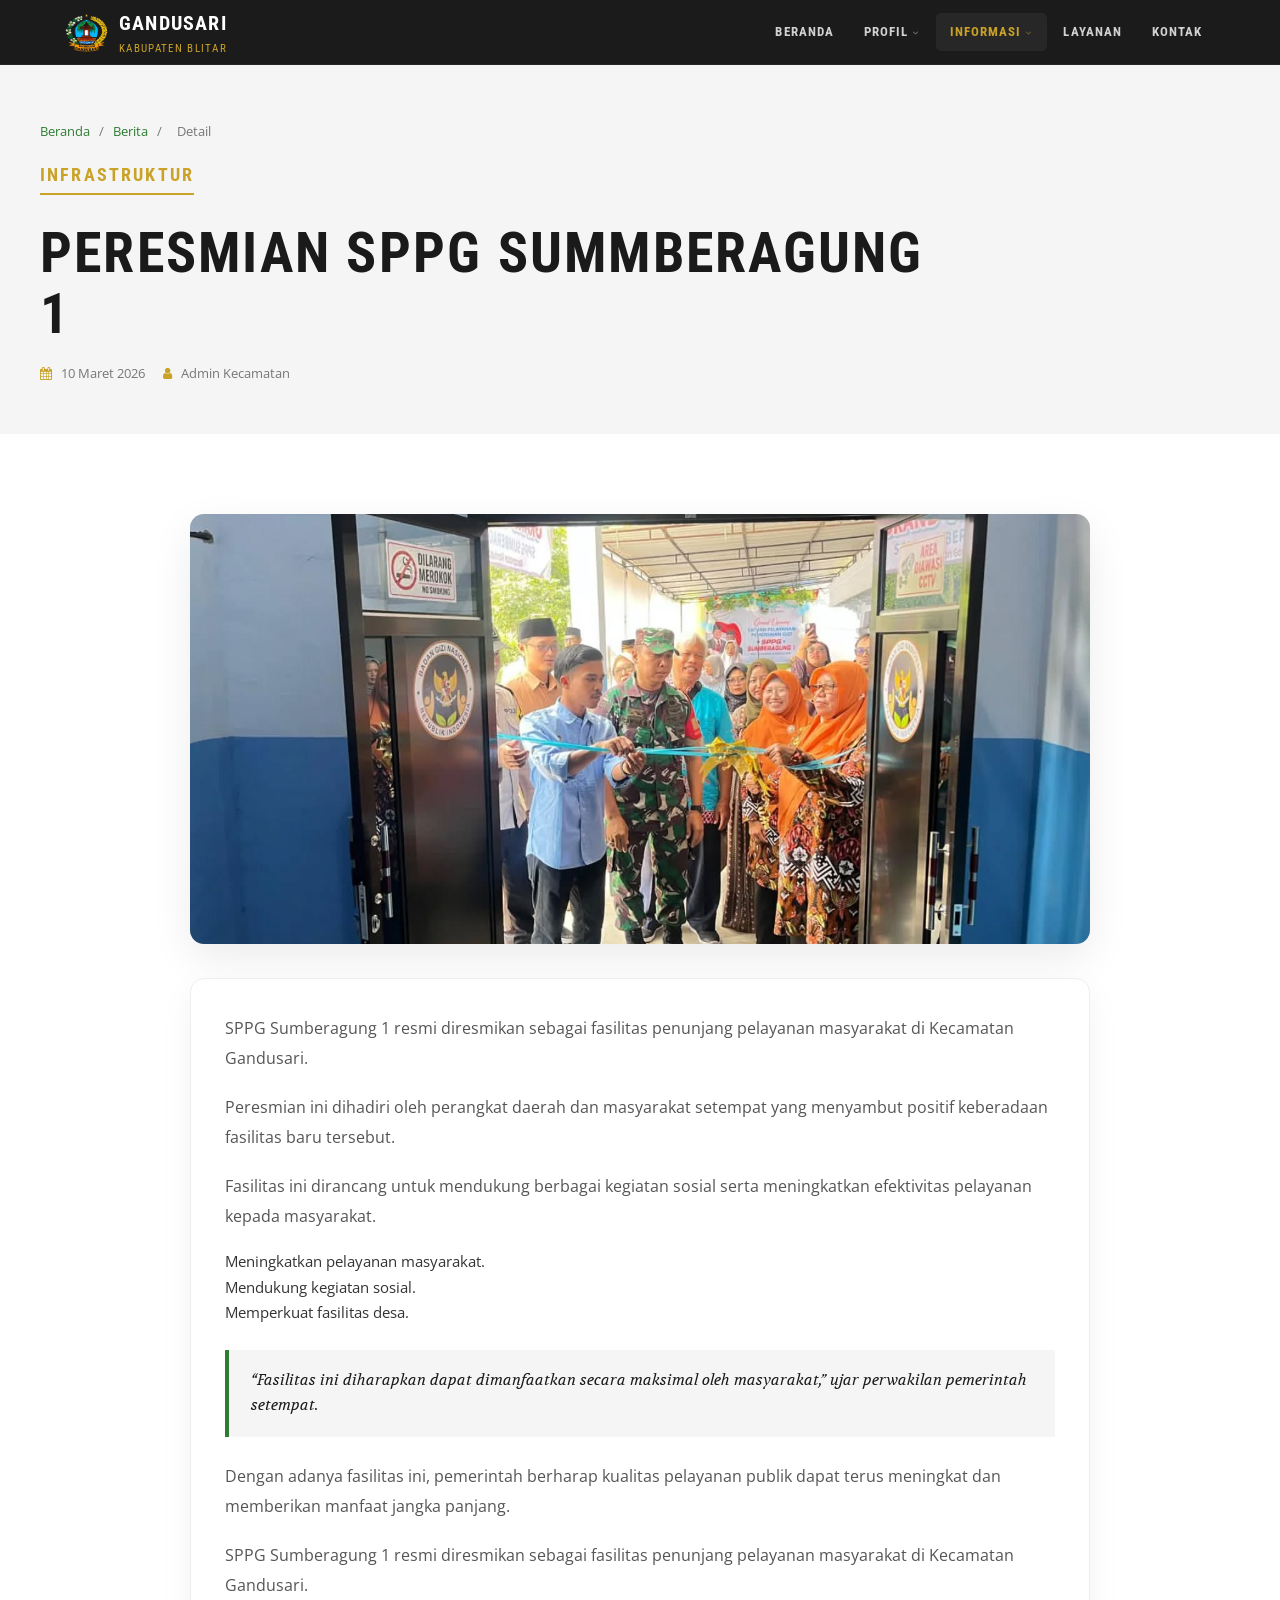
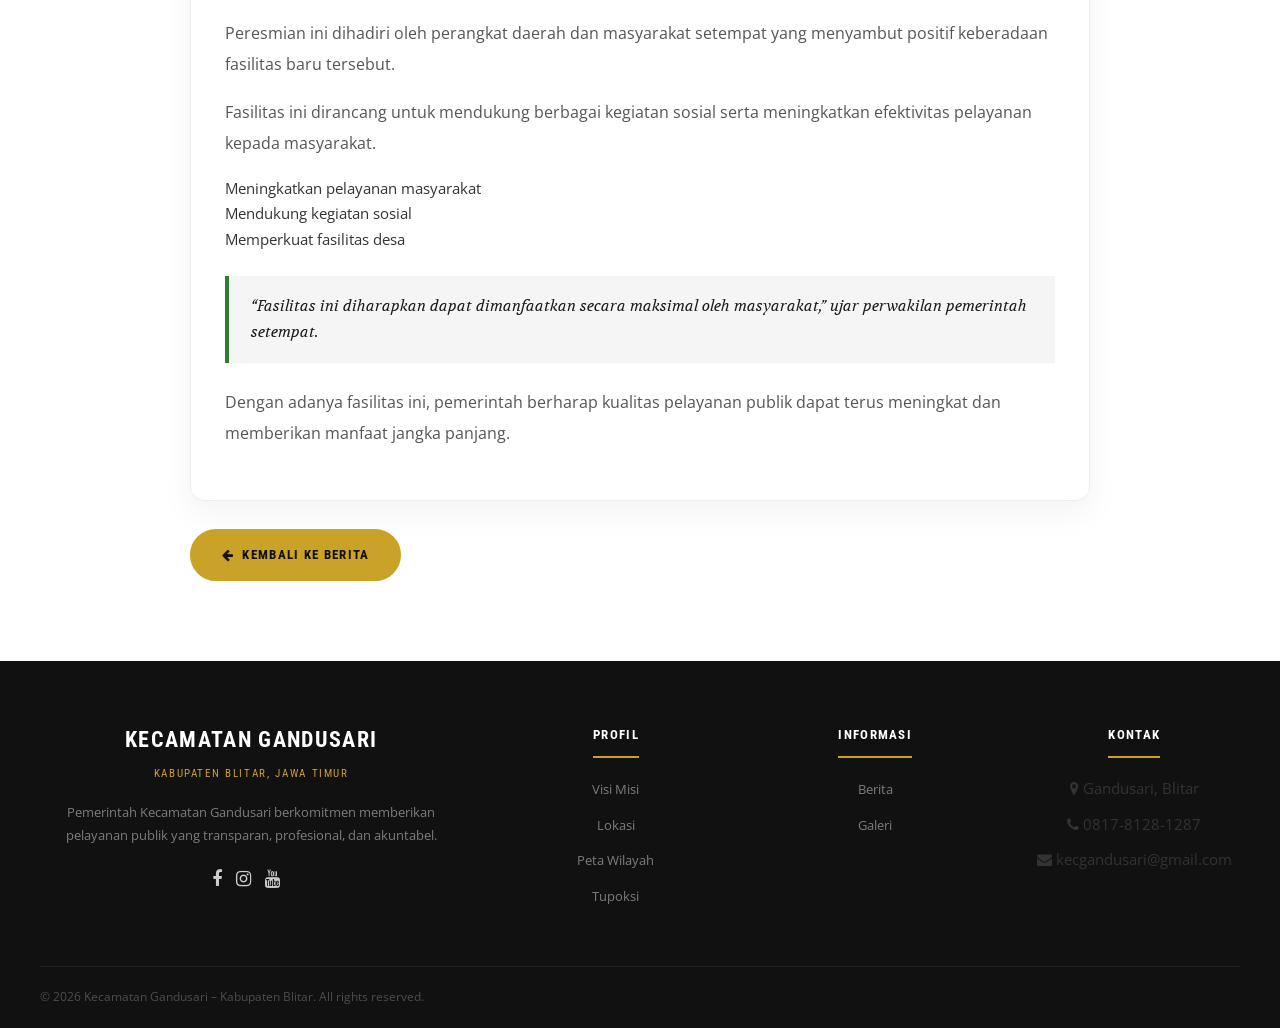
<file: detail-berita3.html>
<!doctype html>
<html lang="id">
  <head>
    <meta charset="utf-8" />
    <meta name="viewport" content="width=device-width, initial-scale=1" />
    <title>Detail Berita - Kecamatan Gandusari</title>

    <link
      href="https://fonts.googleapis.com/css2?family=Roboto+Condensed:wght@400;700&family=Volkhov:ital@1&family=Open+Sans:wght@300;400;600;700&display=swap"
      rel="stylesheet"
    />
    <link
      href="https://cdnjs.cloudflare.com/ajax/libs/font-awesome/4.7.0/css/font-awesome.min.css"
      rel="stylesheet"
    />
    <link rel="icon" href="assets/logo.png" />
    <link rel="stylesheet" href="css/style.css" />
  </head>

  <body>
    <nav class="navbar" id="navbar">
      <div class="navbar-inner">
        <a href="index.html" class="navbar-brand">
          <div class="navbar-brand-icon">
            <img src="assets/logo.png" />
          </div>
          <div>
            Gandusari
            <span>Kabupaten Blitar</span>
          </div>
        </a>

        <ul class="nav-menu">
          <li class="nav-item">
            <a class="nav-link" href="index.html">Beranda</a>
          </li>

          <li class="nav-item">
            <a class="nav-link" href="profil.html"
              >Profil <i class="fa fa-angle-down"></i
            ></a>
            <ul class="dropdown-menu">
              <li><a href="profil.html#visi">Visi Misi</a></li>
              <li><a href="profil.html#lokasi">Lokasi</a></li>
              <li><a href="profil.html#peta">Peta Wilayah</a></li>
              <li><a href="tupoksi.html">Tupoksi</a></li>
            </ul>
          </li>

          <li class="nav-item active">
            <a class="nav-link" href="#"
              >Informasi <i class="fa fa-angle-down"></i
            ></a>
            <ul class="dropdown-menu">
              <li><a href="berita.html">Berita</a></li>
              <li><a href="galeri.html">Galeri</a></li>
            </ul>
          </li>

          <li class="nav-item">
            <a class="nav-link" href="layanan.html">Layanan</a>
          </li>
          <li class="nav-item">
            <a class="nav-link" href="kontak.html">Kontak</a>
          </li>
        </ul>
      </div>
    </nav>

    <section class="section bg-gray detail-header">
      <div class="container">
        <div class="detail-breadcrumb">
          <a href="index.html">Beranda</a>
          <span>/</span>
          <a href="berita.html">Berita</a>
          <span>/</span>
          <span>Detail</span>
        </div>

        <span class="news-category">Infrastruktur</span>

        <h1 class="detail-title">Peresmian SPPG Summberagung 1</h1>

        <div class="detail-meta">
          <span><i class="fa fa-calendar"></i> 10 Maret 2026</span>
          <span><i class="fa fa-user"></i> Admin Kecamatan</span>
        </div>
      </div>
    </section>

    <section class="section">
      <div class="container detail-container">
        <div
          class="detail-image"
          style="background-image: url(&quot;assets/berita 3.jpg&quot;)"
        >
          <!-- kalau belum ada foto, ganti background-image jadi kosong -->
        </div>

        <article class="detail-article">
          <p>
            SPPG Sumberagung 1 resmi diresmikan sebagai fasilitas penunjang
            pelayanan masyarakat di Kecamatan Gandusari.
          </p>

          <p>
            Peresmian ini dihadiri oleh perangkat daerah dan masyarakat setempat
            yang menyambut positif keberadaan fasilitas baru tersebut.
          </p>

          <p>
            Fasilitas ini dirancang untuk mendukung berbagai kegiatan sosial
            serta meningkatkan efektivitas pelayanan kepada masyarakat.
          </p>

          <ul>
            <li>Meningkatkan pelayanan masyarakat.</li>
            <li>Mendukung kegiatan sosial.</li>
            <li>Memperkuat fasilitas desa.</li>
          </ul>

          <blockquote>
            “Fasilitas ini diharapkan dapat dimanfaatkan secara maksimal oleh
            masyarakat,” ujar perwakilan pemerintah setempat.
          </blockquote>

          <p>
            Dengan adanya fasilitas ini, pemerintah berharap kualitas pelayanan
            publik dapat terus meningkat dan memberikan manfaat jangka panjang.
          </p>
          <p>
            SPPG Sumberagung 1 resmi diresmikan sebagai fasilitas penunjang
            pelayanan masyarakat di Kecamatan Gandusari.
          </p>

          <p>
            Peresmian ini dihadiri oleh perangkat daerah dan masyarakat setempat
            yang menyambut positif keberadaan fasilitas baru tersebut.
          </p>

          <p>
            Fasilitas ini dirancang untuk mendukung berbagai kegiatan sosial
            serta meningkatkan efektivitas pelayanan kepada masyarakat.
          </p>

          <ul>
            <li>Meningkatkan pelayanan masyarakat</li>
            <li>Mendukung kegiatan sosial</li>
            <li>Memperkuat fasilitas desa</li>
          </ul>

          <blockquote>
            “Fasilitas ini diharapkan dapat dimanfaatkan secara maksimal oleh
            masyarakat,” ujar perwakilan pemerintah setempat.
          </blockquote>

          <p>
            Dengan adanya fasilitas ini, pemerintah berharap kualitas pelayanan
            publik dapat terus meningkat dan memberikan manfaat jangka panjang.
          </p>
        </article>

        <div class="detail-actions">
          <a href="berita.html" class="btn btn-gold">
            <i class="fa fa-arrow-left"></i> Kembali ke Berita
          </a>
        </div>
      </div>
    </section>

    <footer>
      <div class="footer-grid">
        <div class="footer-brand">
          <h3>Kecamatan Gandusari</h3>
          <div class="sub">Kabupaten Blitar, Jawa Timur</div>
          <p>
            Pemerintah Kecamatan Gandusari berkomitmen memberikan pelayanan
            publik yang transparan, profesional, dan akuntabel.
          </p>

          <div class="footer-social">
            <a href="https://www.facebook.com/kecgandusariblitar"
              ><i class="fa fa-facebook"></i
            ></a>
            <a href="https://www.instagram.com/kecgandusariblitar/"
              ><i class="fa fa-instagram"></i
            ></a>
            <a href="https://www.youtube.com/@kecgandusariblitar"
              ><i class="fa fa-youtube"></i
            ></a>
          </div>
        </div>

        <div class="footer-col">
          <h5>Profil</h5>
          <ul>
            <li><a href="profil.html#visi">Visi Misi</a></li>
            <li><a href="profil.html#lokasi">Lokasi</a></li>
            <li><a href="profil.html#peta">Peta Wilayah</a></li>
            <li><a href="tupoksi.html">Tupoksi</a></li>
          </ul>
        </div>

        <div class="footer-col">
          <h5>Informasi</h5>
          <ul>
            <li><a href="berita.html">Berita</a></li>
            <li><a href="galeri.html">Galeri</a></li>
          </ul>
        </div>

        <div class="footer-col">
          <h5>Kontak</h5>
          <ul>
            <li><i class="fa fa-map-marker"></i> Gandusari, Blitar</li>
            <li><i class="fa fa-phone"></i> 0817-8128-1287</li>
            <li><i class="fa fa-envelope"></i> kecgandusari@gmail.com</li>
          </ul>
        </div>
      </div>

      <div class="footer-bottom">
        <p>
          © 2026 Kecamatan Gandusari – Kabupaten Blitar. All rights reserved.
        </p>
      </div>
    </footer>

    <script src="js/script.js"></script>
  </body>
</html>
</file>
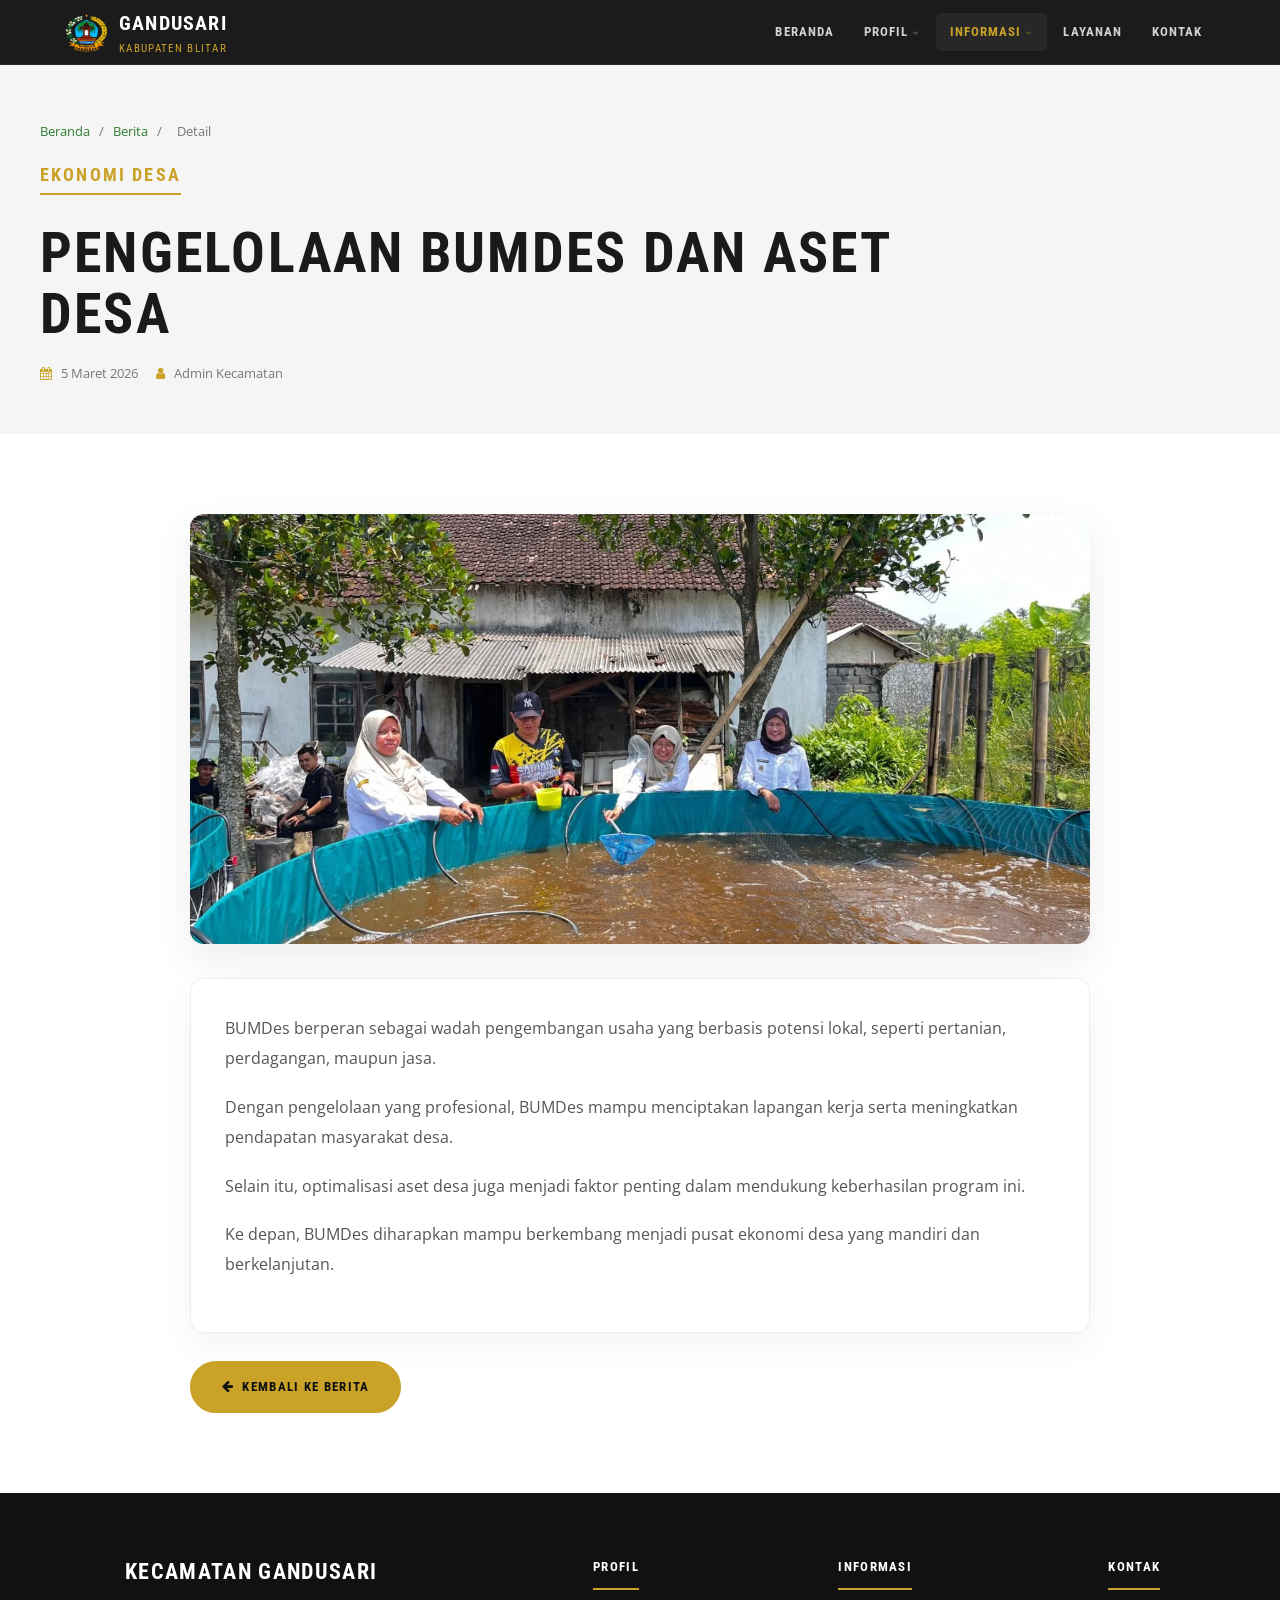
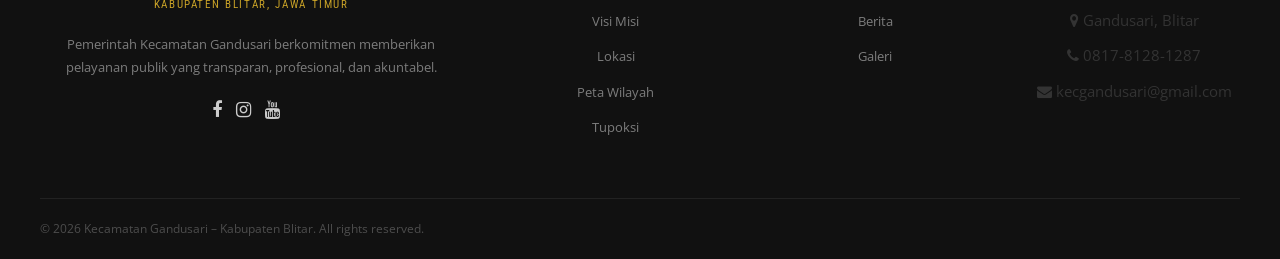
<file: detail-berita4.html>
<!doctype html>
<html lang="id">
  <head>
    <meta charset="utf-8" />
    <meta name="viewport" content="width=device-width, initial-scale=1" />
    <title>Detail Berita - Kecamatan Gandusari</title>

    <link
      href="https://fonts.googleapis.com/css2?family=Roboto+Condensed:wght@400;700&family=Volkhov:ital@1&family=Open+Sans:wght@300;400;600;700&display=swap"
      rel="stylesheet"
    />
    <link
      href="https://cdnjs.cloudflare.com/ajax/libs/font-awesome/4.7.0/css/font-awesome.min.css"
      rel="stylesheet"
    />
    <link rel="icon" href="assets/logo.png" />
    <link rel="stylesheet" href="css/style.css" />
  </head>

  <body>
    <nav class="navbar" id="navbar">
      <div class="navbar-inner">
        <a href="index.html" class="navbar-brand">
          <div class="navbar-brand-icon">
            <img src="assets/logo.png" />
          </div>
          <div>
            Gandusari
            <span>Kabupaten Blitar</span>
          </div>
        </a>

        <ul class="nav-menu">
          <li class="nav-item">
            <a class="nav-link" href="index.html">Beranda</a>
          </li>

          <li class="nav-item">
            <a class="nav-link" href="profil.html"
              >Profil <i class="fa fa-angle-down"></i
            ></a>
            <ul class="dropdown-menu">
              <li><a href="profil.html#visi">Visi Misi</a></li>
              <li><a href="profil.html#lokasi">Lokasi</a></li>
              <li><a href="profil.html#peta">Peta Wilayah</a></li>
              <li><a href="tupoksi.html">Tupoksi</a></li>
            </ul>
          </li>

          <li class="nav-item active">
            <a class="nav-link" href="#"
              >Informasi <i class="fa fa-angle-down"></i
            ></a>
            <ul class="dropdown-menu">
              <li><a href="berita.html">Berita</a></li>
              <li><a href="galeri.html">Galeri</a></li>
            </ul>
          </li>

          <li class="nav-item">
            <a class="nav-link" href="layanan.html">Layanan</a>
          </li>
          <li class="nav-item">
            <a class="nav-link" href="kontak.html">Kontak</a>
          </li>
        </ul>
      </div>
    </nav>

    <section class="section bg-gray detail-header">
      <div class="container">
        <div class="detail-breadcrumb">
          <a href="index.html">Beranda</a>
          <span>/</span>
          <a href="berita.html">Berita</a>
          <span>/</span>
          <span>Detail</span>
        </div>

        <span class="news-category">Ekonomi Desa</span>

        <h1 class="detail-title">Pengelolaan BUMDes dan Aset Desa</h1>

        <div class="detail-meta">
          <span><i class="fa fa-calendar"></i> 5 Maret 2026</span>
          <span><i class="fa fa-user"></i> Admin Kecamatan</span>
        </div>
      </div>
    </section>

    <section class="section">
      <div class="container detail-container">
        <div
          class="detail-image"
          style="background-image: url(&quot;assets/berita 4.jpg&quot;)"
        >
          <!-- kalau belum ada foto, ganti background-image jadi kosong -->
        </div>

        <article class="detail-article">
          <p>
            BUMDes berperan sebagai wadah pengembangan usaha yang berbasis
            potensi lokal, seperti pertanian, perdagangan, maupun jasa.
          </p>

          <p>
            Dengan pengelolaan yang profesional, BUMDes mampu menciptakan
            lapangan kerja serta meningkatkan pendapatan masyarakat desa.
          </p>

          <p>
            Selain itu, optimalisasi aset desa juga menjadi faktor penting dalam
            mendukung keberhasilan program ini.
          </p>

          <p>
            Ke depan, BUMDes diharapkan mampu berkembang menjadi pusat ekonomi
            desa yang mandiri dan berkelanjutan.
          </p>
        </article>

        <div class="detail-actions">
          <a href="berita.html" class="btn btn-gold">
            <i class="fa fa-arrow-left"></i> Kembali ke Berita
          </a>
        </div>
      </div>
    </section>

    <footer>
      <div class="footer-grid">
        <div class="footer-brand">
          <h3>Kecamatan Gandusari</h3>
          <div class="sub">Kabupaten Blitar, Jawa Timur</div>
          <p>
            Pemerintah Kecamatan Gandusari berkomitmen memberikan pelayanan
            publik yang transparan, profesional, dan akuntabel.
          </p>

          <div class="footer-social">
            <a href="https://www.facebook.com/kecgandusariblitar"
              ><i class="fa fa-facebook"></i
            ></a>
            <a href="https://www.instagram.com/kecgandusariblitar/"
              ><i class="fa fa-instagram"></i
            ></a>
            <a href="https://www.youtube.com/@kecgandusariblitar"
              ><i class="fa fa-youtube"></i
            ></a>
          </div>
        </div>

        <div class="footer-col">
          <h5>Profil</h5>
          <ul>
            <li><a href="profil.html#visi">Visi Misi</a></li>
            <li><a href="profil.html#lokasi">Lokasi</a></li>
            <li><a href="profil.html#peta">Peta Wilayah</a></li>
            <li><a href="tupoksi.html">Tupoksi</a></li>
          </ul>
        </div>

        <div class="footer-col">
          <h5>Informasi</h5>
          <ul>
            <li><a href="berita.html">Berita</a></li>
            <li><a href="galeri.html">Galeri</a></li>
          </ul>
        </div>

        <div class="footer-col">
          <h5>Kontak</h5>
          <ul>
            <li><i class="fa fa-map-marker"></i> Gandusari, Blitar</li>
            <li><i class="fa fa-phone"></i> 0817-8128-1287</li>
            <li><i class="fa fa-envelope"></i> kecgandusari@gmail.com</li>
          </ul>
        </div>
      </div>

      <div class="footer-bottom">
        <p>
          © 2026 Kecamatan Gandusari – Kabupaten Blitar. All rights reserved.
        </p>
      </div>
    </footer>

    <script src="js/script.js"></script>
  </body>
</html>
</file>
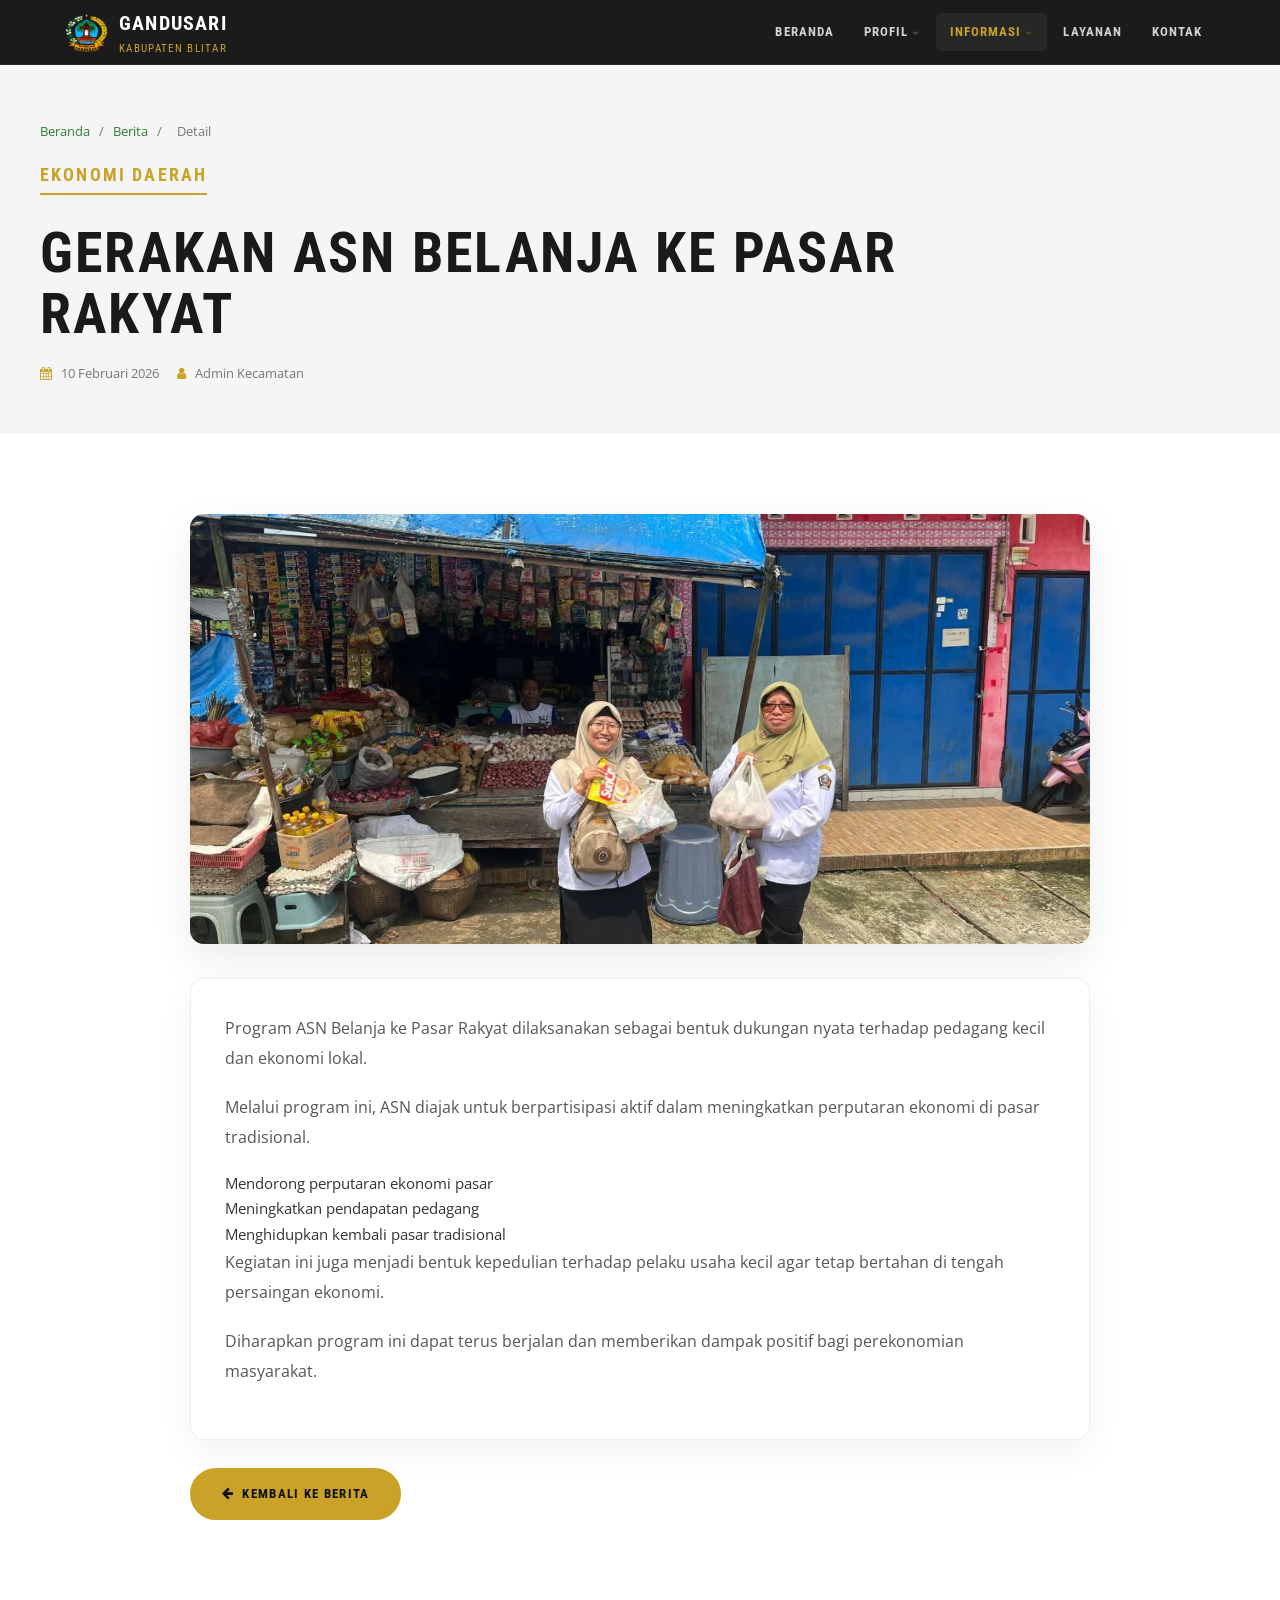
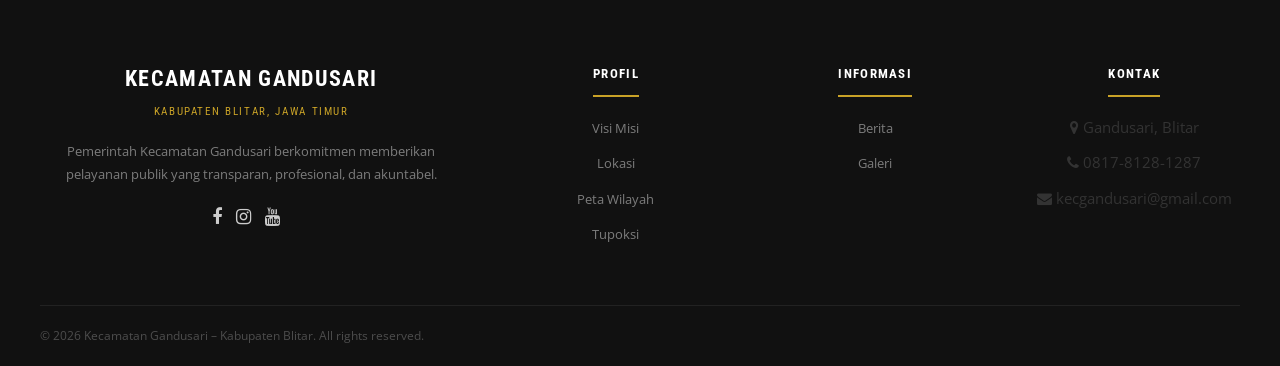
<file: detail-berita5.html>
<!doctype html>
<html lang="id">
  <head>
    <meta charset="utf-8" />
    <meta name="viewport" content="width=device-width, initial-scale=1" />
    <title>Detail Berita - Kecamatan Gandusari</title>

    <link
      href="https://fonts.googleapis.com/css2?family=Roboto+Condensed:wght@400;700&family=Volkhov:ital@1&family=Open+Sans:wght@300;400;600;700&display=swap"
      rel="stylesheet"
    />
    <link
      href="https://cdnjs.cloudflare.com/ajax/libs/font-awesome/4.7.0/css/font-awesome.min.css"
      rel="stylesheet"
    />
    <link rel="icon" href="assets/logo.png" />
    <link rel="stylesheet" href="css/style.css" />
  </head>

  <body>
    <nav class="navbar" id="navbar">
      <div class="navbar-inner">
        <a href="index.html" class="navbar-brand">
          <div class="navbar-brand-icon">
            <img src="assets/logo.png" />
          </div>
          <div>
            Gandusari
            <span>Kabupaten Blitar</span>
          </div>
        </a>

        <ul class="nav-menu">
          <li class="nav-item">
            <a class="nav-link" href="index.html">Beranda</a>
          </li>

          <li class="nav-item">
            <a class="nav-link" href="profil.html"
              >Profil <i class="fa fa-angle-down"></i
            ></a>
            <ul class="dropdown-menu">
              <li><a href="profil.html#visi">Visi Misi</a></li>
              <li><a href="profil.html#lokasi">Lokasi</a></li>
              <li><a href="profil.html#peta">Peta Wilayah</a></li>
              <li><a href="tupoksi.html">Tupoksi</a></li>
            </ul>
          </li>

          <li class="nav-item active">
            <a class="nav-link" href="#"
              >Informasi <i class="fa fa-angle-down"></i
            ></a>
            <ul class="dropdown-menu">
              <li><a href="berita.html">Berita</a></li>
              <li><a href="galeri.html">Galeri</a></li>
            </ul>
          </li>

          <li class="nav-item">
            <a class="nav-link" href="layanan.html">Layanan</a>
          </li>
          <li class="nav-item">
            <a class="nav-link" href="kontak.html">Kontak</a>
          </li>
        </ul>
      </div>
    </nav>

    <section class="section bg-gray detail-header">
      <div class="container">
        <div class="detail-breadcrumb">
          <a href="index.html">Beranda</a>
          <span>/</span>
          <a href="berita.html">Berita</a>
          <span>/</span>
          <span>Detail</span>
        </div>

        <span class="news-category">Ekonomi Daerah</span>

        <h1 class="detail-title">Gerakan ASN Belanja ke Pasar Rakyat</h1>

        <div class="detail-meta">
          <span><i class="fa fa-calendar"></i> 10 Februari 2026</span>
          <span><i class="fa fa-user"></i> Admin Kecamatan</span>
        </div>
      </div>
    </section>

    <section class="section">
      <div class="container detail-container">
        <div
          class="detail-image"
          style="background-image: url(&quot;assets/berita 5.jpg&quot;)"
        >
          <!-- kalau belum ada foto, ganti background-image jadi kosong -->
        </div>

        <article class="detail-article">
          <p>
            Program ASN Belanja ke Pasar Rakyat dilaksanakan sebagai bentuk
            dukungan nyata terhadap pedagang kecil dan ekonomi lokal.
          </p>

          <p>
            Melalui program ini, ASN diajak untuk berpartisipasi aktif dalam
            meningkatkan perputaran ekonomi di pasar tradisional.
          </p>

          <ul>
            <li>Mendorong perputaran ekonomi pasar</li>
            <li>Meningkatkan pendapatan pedagang</li>
            <li>Menghidupkan kembali pasar tradisional</li>
          </ul>

          <p>
            Kegiatan ini juga menjadi bentuk kepedulian terhadap pelaku usaha
            kecil agar tetap bertahan di tengah persaingan ekonomi.
          </p>

          <p>
            Diharapkan program ini dapat terus berjalan dan memberikan dampak
            positif bagi perekonomian masyarakat.
          </p>
        </article>

        <div class="detail-actions">
          <a href="berita.html" class="btn btn-gold">
            <i class="fa fa-arrow-left"></i> Kembali ke Berita
          </a>
        </div>
      </div>
    </section>

    <footer>
      <div class="footer-grid">
        <div class="footer-brand">
          <h3>Kecamatan Gandusari</h3>
          <div class="sub">Kabupaten Blitar, Jawa Timur</div>
          <p>
            Pemerintah Kecamatan Gandusari berkomitmen memberikan pelayanan
            publik yang transparan, profesional, dan akuntabel.
          </p>

          <div class="footer-social">
            <a href="https://www.facebook.com/kecgandusariblitar"
              ><i class="fa fa-facebook"></i
            ></a>
            <a href="https://www.instagram.com/kecgandusariblitar/"
              ><i class="fa fa-instagram"></i
            ></a>
            <a href="https://www.youtube.com/@kecgandusariblitar"
              ><i class="fa fa-youtube"></i
            ></a>
          </div>
        </div>

        <div class="footer-col">
          <h5>Profil</h5>
          <ul>
            <li><a href="profil.html#visi">Visi Misi</a></li>
            <li><a href="profil.html#lokasi">Lokasi</a></li>
            <li><a href="profil.html#peta">Peta Wilayah</a></li>
            <li><a href="tupoksi.html">Tupoksi</a></li>
          </ul>
        </div>

        <div class="footer-col">
          <h5>Informasi</h5>
          <ul>
            <li><a href="berita.html">Berita</a></li>
            <li><a href="galeri.html">Galeri</a></li>
          </ul>
        </div>

        <div class="footer-col">
          <h5>Kontak</h5>
          <ul>
            <li><i class="fa fa-map-marker"></i> Gandusari, Blitar</li>
            <li><i class="fa fa-phone"></i> 0817-8128-1287</li>
            <li><i class="fa fa-envelope"></i> kecgandusari@gmail.com</li>
          </ul>
        </div>
      </div>

      <div class="footer-bottom">
        <p>
          © 2026 Kecamatan Gandusari – Kabupaten Blitar. All rights reserved.
        </p>
      </div>
    </footer>

    <script src="js/script.js"></script>
  </body>
</html>
</file>
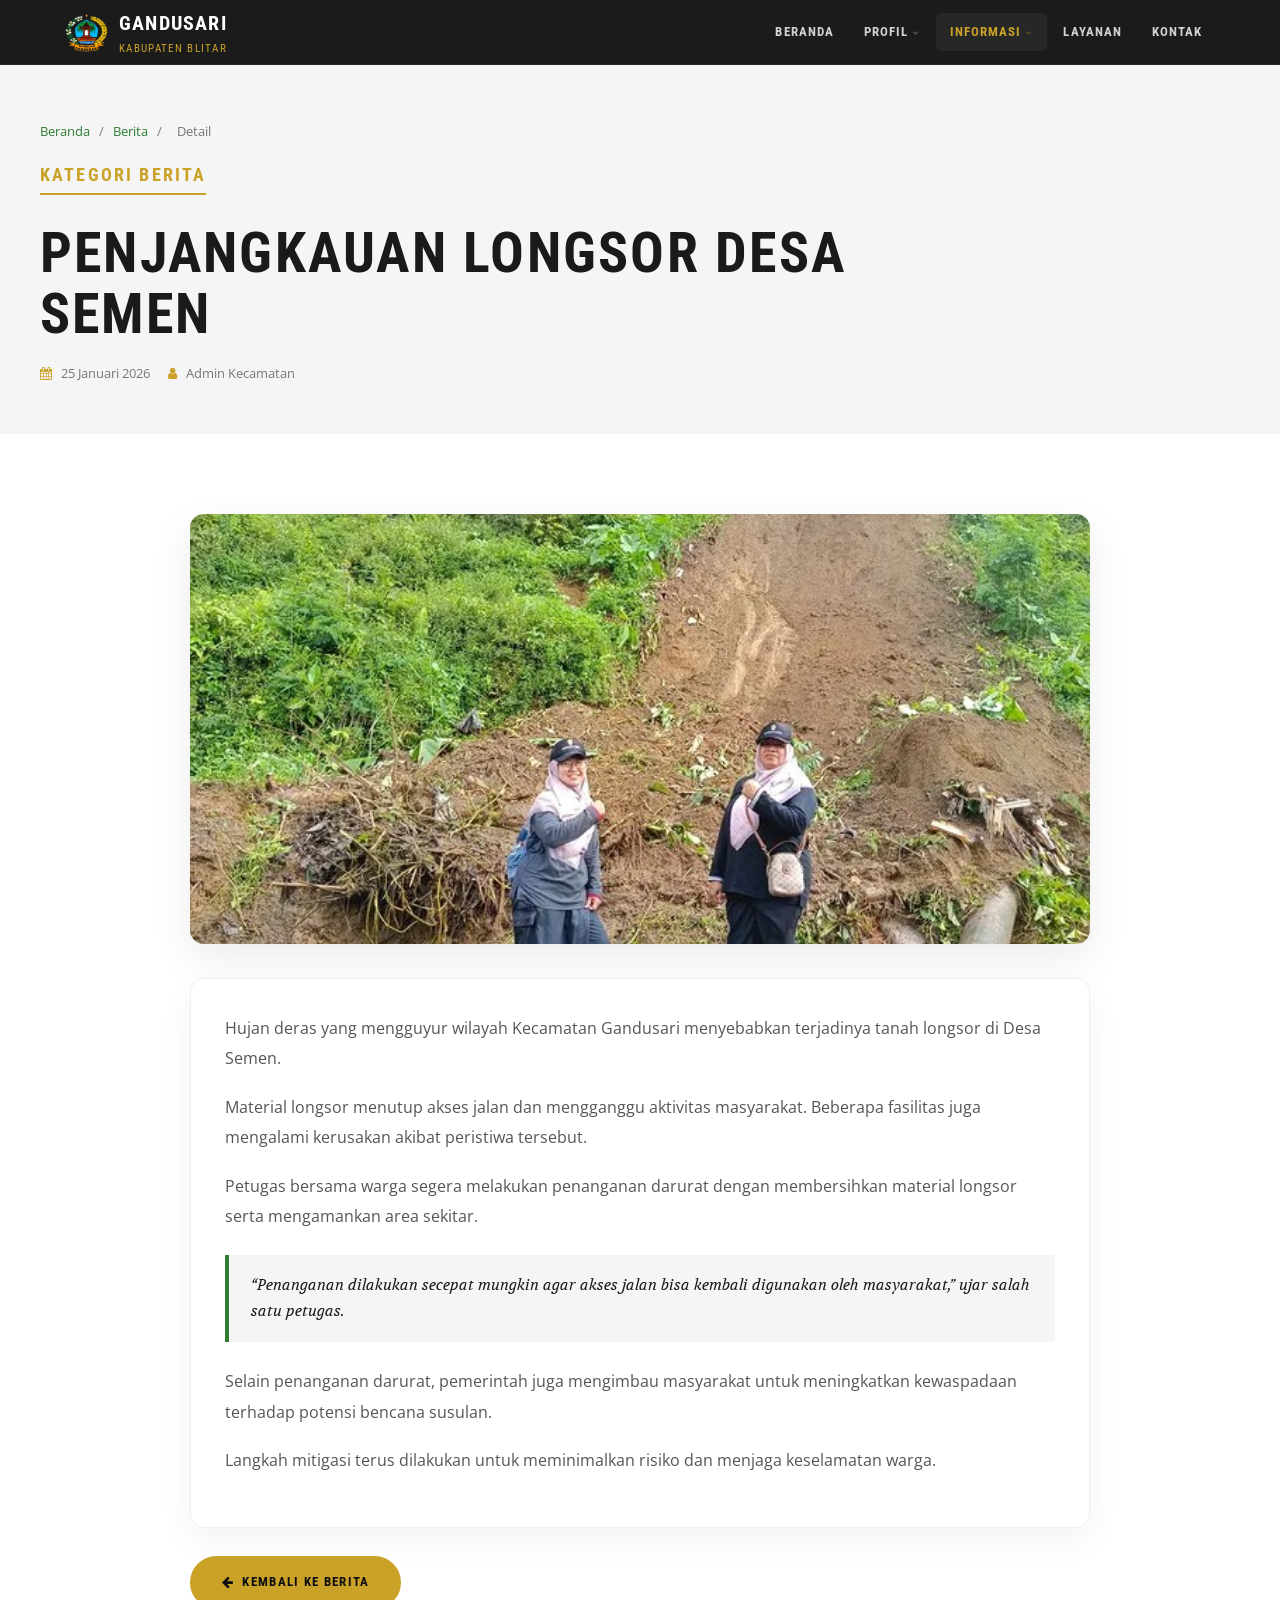
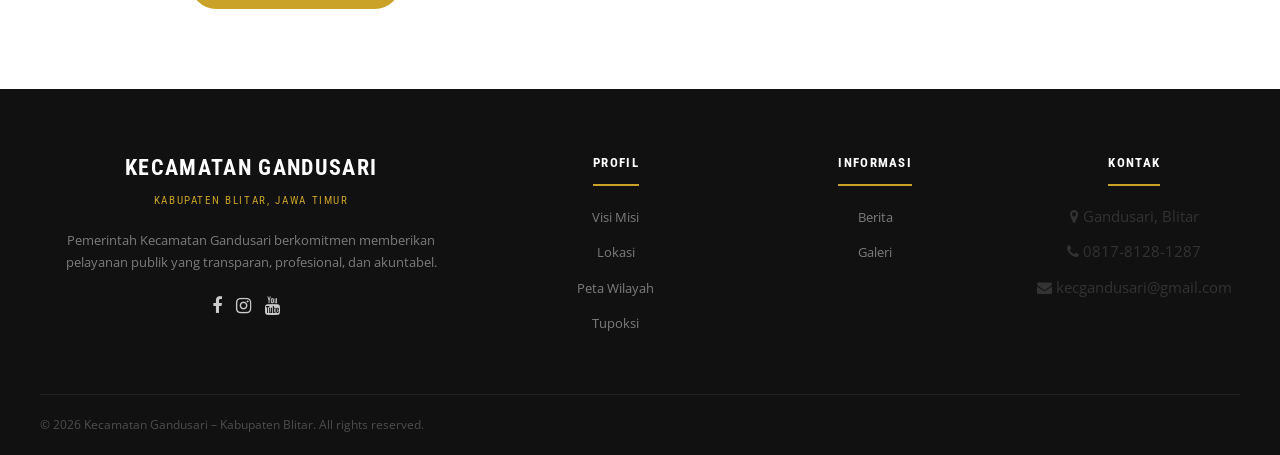
<file: detail-berita6.html>
<!doctype html>
<html lang="id">
  <head>
    <meta charset="utf-8" />
    <meta name="viewport" content="width=device-width, initial-scale=1" />
    <title>Detail Berita - Kecamatan Gandusari</title>

    <link
      href="https://fonts.googleapis.com/css2?family=Roboto+Condensed:wght@400;700&family=Volkhov:ital@1&family=Open+Sans:wght@300;400;600;700&display=swap"
      rel="stylesheet"
    />
    <link
      href="https://cdnjs.cloudflare.com/ajax/libs/font-awesome/4.7.0/css/font-awesome.min.css"
      rel="stylesheet"
    />
    <link rel="icon" href="assets/logo.png" />
    <link rel="stylesheet" href="css/style.css" />
  </head>

  <body>
    <nav class="navbar" id="navbar">
      <div class="navbar-inner">
        <a href="index.html" class="navbar-brand">
          <div class="navbar-brand-icon">
            <img src="assets/logo.png" />
          </div>
          <div>
            Gandusari
            <span>Kabupaten Blitar</span>
          </div>
        </a>

        <ul class="nav-menu">
          <li class="nav-item">
            <a class="nav-link" href="index.html">Beranda</a>
          </li>

          <li class="nav-item">
            <a class="nav-link" href="profil.html"
              >Profil <i class="fa fa-angle-down"></i
            ></a>
            <ul class="dropdown-menu">
              <li><a href="profil.html#visi">Visi Misi</a></li>
              <li><a href="profil.html#lokasi">Lokasi</a></li>
              <li><a href="profil.html#peta">Peta Wilayah</a></li>
              <li><a href="tupoksi.html">Tupoksi</a></li>
            </ul>
          </li>

          <li class="nav-item active">
            <a class="nav-link" href="#"
              >Informasi <i class="fa fa-angle-down"></i
            ></a>
            <ul class="dropdown-menu">
              <li><a href="berita.html">Berita</a></li>
              <li><a href="galeri.html">Galeri</a></li>
            </ul>
          </li>

          <li class="nav-item">
            <a class="nav-link" href="layanan.html">Layanan</a>
          </li>
          <li class="nav-item">
            <a class="nav-link" href="kontak.html">Kontak</a>
          </li>
        </ul>
      </div>
    </nav>

    <section class="section bg-gray detail-header">
      <div class="container">
        <div class="detail-breadcrumb">
          <a href="index.html">Beranda</a>
          <span>/</span>
          <a href="berita.html">Berita</a>
          <span>/</span>
          <span>Detail</span>
        </div>

        <span class="news-category">Kategori Berita</span>

        <h1 class="detail-title">Penjangkauan Longsor Desa Semen</h1>

        <div class="detail-meta">
          <span><i class="fa fa-calendar"></i> 25 Januari 2026</span>
          <span><i class="fa fa-user"></i> Admin Kecamatan</span>
        </div>
      </div>
    </section>

    <section class="section">
      <div class="container detail-container">
        <div
          class="detail-image"
          style="background-image: url(&quot;assets/berita 6.jpg&quot;)"
        >
          <!-- kalau belum ada foto, ganti background-image jadi kosong -->
        </div>

        <article class="detail-article">
          <p>
            Hujan deras yang mengguyur wilayah Kecamatan Gandusari menyebabkan
            terjadinya tanah longsor di Desa Semen.
          </p>

          <p>
            Material longsor menutup akses jalan dan mengganggu aktivitas
            masyarakat. Beberapa fasilitas juga mengalami kerusakan akibat
            peristiwa tersebut.
          </p>

          <p>
            Petugas bersama warga segera melakukan penanganan darurat dengan
            membersihkan material longsor serta mengamankan area sekitar.
          </p>

          <blockquote>
            “Penanganan dilakukan secepat mungkin agar akses jalan bisa kembali
            digunakan oleh masyarakat,” ujar salah satu petugas.
          </blockquote>

          <p>
            Selain penanganan darurat, pemerintah juga mengimbau masyarakat
            untuk meningkatkan kewaspadaan terhadap potensi bencana susulan.
          </p>

          <p>
            Langkah mitigasi terus dilakukan untuk meminimalkan risiko dan
            menjaga keselamatan warga.
          </p>
        </article>

        <div class="detail-actions">
          <a href="berita.html" class="btn btn-gold">
            <i class="fa fa-arrow-left"></i> Kembali ke Berita
          </a>
        </div>
      </div>
    </section>

    <footer>
      <div class="footer-grid">
        <div class="footer-brand">
          <h3>Kecamatan Gandusari</h3>
          <div class="sub">Kabupaten Blitar, Jawa Timur</div>
          <p>
            Pemerintah Kecamatan Gandusari berkomitmen memberikan pelayanan
            publik yang transparan, profesional, dan akuntabel.
          </p>

          <div class="footer-social">
            <a href="https://www.facebook.com/kecgandusariblitar"
              ><i class="fa fa-facebook"></i
            ></a>
            <a href="https://www.instagram.com/kecgandusariblitar/"
              ><i class="fa fa-instagram"></i
            ></a>
            <a href="https://www.youtube.com/@kecgandusariblitar"
              ><i class="fa fa-youtube"></i
            ></a>
          </div>
        </div>

        <div class="footer-col">
          <h5>Profil</h5>
          <ul>
            <li><a href="profil.html#visi">Visi Misi</a></li>
            <li><a href="profil.html#lokasi">Lokasi</a></li>
            <li><a href="profil.html#peta">Peta Wilayah</a></li>
            <li><a href="tupoksi.html">Tupoksi</a></li>
          </ul>
        </div>

        <div class="footer-col">
          <h5>Informasi</h5>
          <ul>
            <li><a href="berita.html">Berita</a></li>
            <li><a href="galeri.html">Galeri</a></li>
          </ul>
        </div>

        <div class="footer-col">
          <h5>Kontak</h5>
          <ul>
            <li><i class="fa fa-map-marker"></i> Gandusari, Blitar</li>
            <li><i class="fa fa-phone"></i> 0817-8128-1287</li>
            <li><i class="fa fa-envelope"></i> kecgandusari@gmail.com</li>
          </ul>
        </div>
      </div>

      <div class="footer-bottom">
        <p>
          © 2026 Kecamatan Gandusari – Kabupaten Blitar. All rights reserved.
        </p>
      </div>
    </footer>

    <script src="js/script.js"></script>
  </body>
</html>
</file>
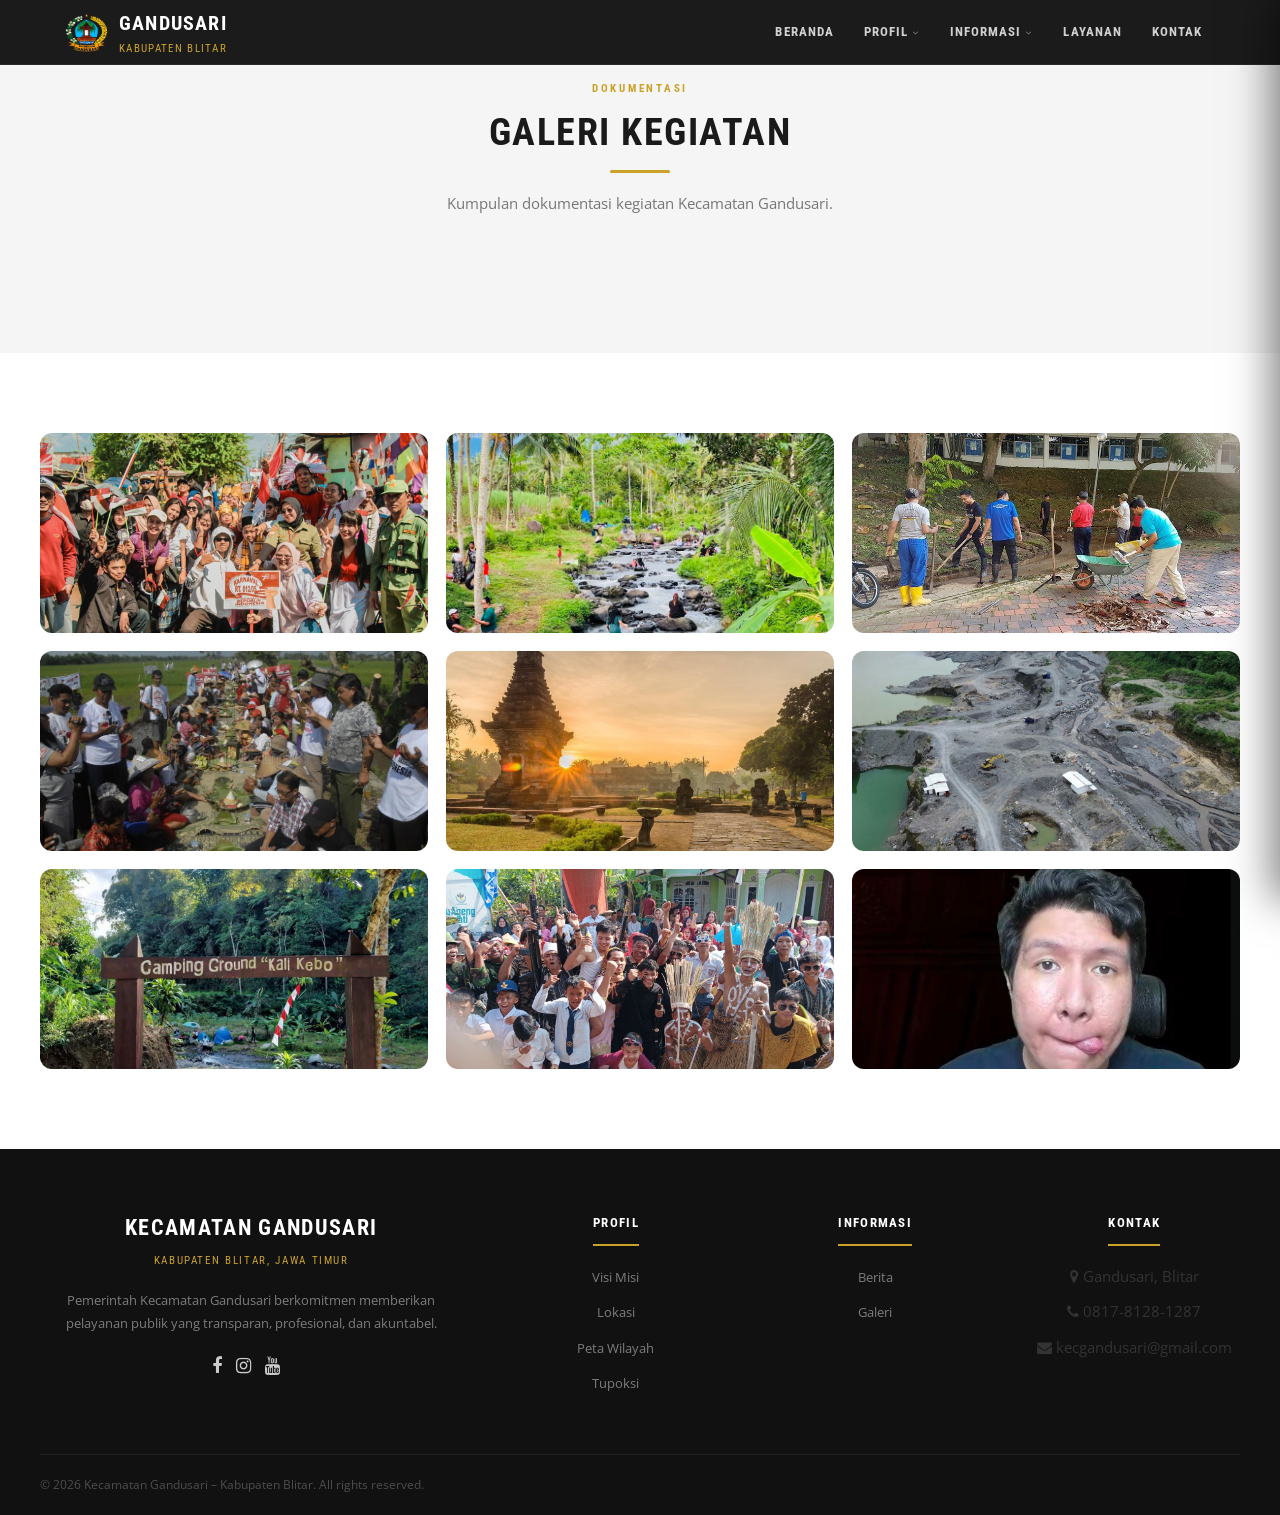
<file: galeri.html>
<!doctype html>
<html lang="id">
  <head>
    <meta charset="utf-8" />
    <meta name="viewport" content="width=device-width, initial-scale=1" />
    <title>Galeri – Kecamatan Gandusari</title>

    <link
      href="https://fonts.googleapis.com/css2?family=Roboto+Condensed:wght@400;700&family=Volkhov:ital@1&family=Open+Sans:wght@300;400;600;700&display=swap"
      rel="stylesheet"
    />
    <link
      href="https://cdnjs.cloudflare.com/ajax/libs/font-awesome/4.7.0/css/font-awesome.min.css"
      rel="stylesheet"
    />
    <link
      href="https://cdnjs.cloudflare.com/ajax/libs/animate.css/4.1.1/animate.min.css"
      rel="stylesheet"
    />

    <link rel="icon" href="assets/logo.png" />

    <link rel="stylesheet" href="css/style.css" />
  </head>

  <body>
    <!-- NAVBAR -->
    <nav class="navbar">
      <div class="navbar-inner">
        <a href="index.html" class="navbar-brand">
          <div class="navbar-brand-icon">
            <img src="assets/logo.png" />
          </div>
          <div>
            Gandusari
            <span>Kabupaten Blitar</span>
          </div>
        </a>

        <ul class="nav-menu">
          <li class="nav-item">
            <a class="nav-link" href="index.html">Beranda</a>
          </li>
          <li class="nav-item">
            <a class="nav-link" href="profil.html"
              >Profil <i class="fa fa-angle-down"></i
            ></a>
            <ul class="dropdown-menu">
              <li><a href="profil.html#visi">Visi Misi</a></li>
              <li><a href="profil.html#lokasi">Lokasi</a></li>
              <li><a href="profil.html#peta">Peta Wilayah</a></li>
              <li><a href="tupoksi.html">Tupoksi</a></li>
            </ul>
          </li>
          <li class="nav-item">
            <a class="nav-link" href="#"
              >Informasi <i class="fa fa-angle-down"></i
            ></a>
            <ul class="dropdown-menu">
              <li><a href="berita.html">Berita</a></li>
              <li><a href="galeri.html">Galeri</a></li>
            </ul>
          </li>
          <li class="nav-item">
            <a class="nav-link" href="layanan.html">Layanan</a>
          </li>
          <li class="nav-item">
            <a class="nav-link" href="kontak.html">Kontak</a>
          </li>
        </ul>

        <button class="hamburger" id="hamburgerBtn" aria-label="Buka menu">
          <span></span>
          <span></span>
          <span></span>
        </button>
      </div>
    </nav>
    <!-- OVERLAY -->
    <div class="sidebar-overlay" id="sidebarOverlay"></div>

    <!-- MOBILE SIDEBAR -->
    <aside class="mobile-sidebar" id="mobileSidebar">
      <div class="sidebar-header">
        <a href="index.html" class="sidebar-brand">
          <img src="assets/logo.png" alt="Logo" />
          <div>
            Gandusari
            <small>Kabupaten Blitar</small>
          </div>
        </a>
        <button class="sidebar-close" id="sidebarClose" aria-label="Tutup menu">
          <i class="fa fa-times"></i>
        </button>
      </div>

      <nav class="sidebar-nav">
        <div class="sidebar-nav-item">
          <a class="sidebar-nav-link" href="index.html">Beranda</a>
        </div>
        <div class="sidebar-nav-item has-sub">
          <span class="sidebar-nav-link">
            Profil <i class="fa fa-chevron-down"></i>
          </span>
          <div class="sidebar-submenu">
            <a href="profil.html#visi">Visi Misi</a>
            <a href="profil.html#lokasi">Lokasi</a>
            <a href="profil.html#peta">Peta Wilayah</a>
            <a href="tupoksi.html">Tupoksi</a>
          </div>
        </div>
        <div class="sidebar-nav-item has-sub">
          <span class="sidebar-nav-link">
            Informasi <i class="fa fa-chevron-down"></i>
          </span>
          <div class="sidebar-submenu">
            <a href="berita.html">Berita</a>
            <a href="galeri.html">Galeri</a>
          </div>
        </div>
        <div class="sidebar-nav-item">
          <a class="sidebar-nav-link" href="layanan.html">Layanan</a>
        </div>
        <div class="sidebar-nav-item">
          <a class="sidebar-nav-link" href="kontak.html">Kontak</a>
        </div>
      </nav>

      <div class="sidebar-footer">
        <p>Ikuti Kami</p>
        <div class="sf-links">
          <a href="https://www.facebook.com/kecgandusariblitar"><i class="fa fa-facebook"></i></a>
          <a href="https://www.instagram.com/kecgandusariblitar/"><i class="fa fa-instagram"></i></a>
          <a href="https://www.youtube.com/@kecgandusariblitar"><i class="fa fa-youtube"></i></a>
        </div>
      </div>
    </aside>

    <!-- HEADER -->
    <section class="section bg-gray">
      <div class="container">
        <div class="section-heading">
          <div class="eyebrow">Dokumentasi</div>
          <h2>Galeri Kegiatan</h2>
          <div class="divider"></div>
          <p>Kumpulan dokumentasi kegiatan Kecamatan Gandusari.</p>
        </div>
      </div>
    </section>

    <!-- GALERI -->
    <section class="section">
      <div class="container">
        <div class="gallery-grid">
          <!-- ITEM -->
          <div class="gallery-item">
            <div
              class="gallery-img"
              style="background-image: url(&quot;assets/galeri\ 1.jpg&quot;)"
            ></div>
          </div>

          <div class="gallery-item">
            <div
              class="gallery-img"
              style="background-image: url(&quot;assets/galeri\ 8.jpg&quot;)"
            ></div>
          </div>

          <div class="gallery-item">
            <div
              class="gallery-img"
              style="background-image: url(&quot;assets/galeri\ 3.jpg&quot;)"
            ></div>
          </div>

          <div class="gallery-item">
            <div
              class="gallery-img"
              style="background-image: url(&quot;assets/galeri\ 4.jpg&quot;)"
            ></div>
          </div>

          <div class="gallery-item">
            <div
              class="gallery-img"
              style="background-image: url(&quot;assets/galeri\ 5.jpg&quot;)"
            ></div>
          </div>

          <div class="gallery-item">
            <div
              class="gallery-img"
              style="background-image: url(&quot;assets/galeri\ 6.jpg&quot;)"
            ></div>
          </div>

          <div class="gallery-item">
            <div
              class="gallery-img"
              style="background-image: url(&quot;assets/galeri\ 7.jpg&quot;)"
            ></div>
          </div>

          <div class="gallery-item">
            <div
              class="gallery-img"
              style="background-image: url(&quot;assets/galeri\ 2.jpg&quot;)"
            ></div>
          </div>

          <div class="gallery-item">
            <div
              class="gallery-img"
              style="background-image: url(&quot;assets/galeri\ 9.jpg&quot;)"
            ></div>
          </div>
        </div>
      </div>
    </section>

    <!-- FOOTER -->
    <footer>
      <div class="footer-grid">
        <!-- BRAND -->
        <div class="footer-brand">
          <h3>Kecamatan Gandusari</h3>
          <div class="sub">Kabupaten Blitar, Jawa Timur</div>
          <p>
            Pemerintah Kecamatan Gandusari berkomitmen memberikan pelayanan
            publik yang transparan, profesional, dan akuntabel.
          </p>

          <!-- SOSIAL MEDIA -->
          <div class="footer-social">
            <a href="https://www.facebook.com/kecgandusariblitar"
              ><i class="fa fa-facebook"></i
            ></a>
            <a href="https://www.instagram.com/kecgandusariblitar/"
              ><i class="fa fa-instagram"></i
            ></a>
            <a href="https://www.youtube.com/@kecgandusariblitar"
              ><i class="fa fa-youtube"></i
            ></a>
          </div>
        </div>

        <!-- PROFIL -->
        <div class="footer-col">
          <h5>Profil</h5>
          <ul>
            <li><a href="profil.html#visi">Visi Misi</a></li>
            <li><a href="profil.html#lokasi">Lokasi</a></li>
            <li><a href="profil.html#peta">Peta Wilayah</a></li>
            <li><a href="tupoksi.html">Tupoksi</a></li>
          </ul>
        </div>

        <!-- INFORMASI -->
        <div class="footer-col">
          <h5>Informasi</h5>
          <ul>
            <li><a href="berita.html">Berita</a></li>
            <li><a href="galeri.html">Galeri</a></li>
          </ul>
        </div>

        <!-- KONTAK -->
        <div class="footer-col">
          <h5>Kontak</h5>
          <ul>
            <li><i class="fa fa-map-marker"></i> Gandusari, Blitar</li>
            <li><i class="fa fa-phone"></i> 0817-8128-1287</li>
            <li><i class="fa fa-envelope"></i> kecgandusari@gmail.com</li>
          </ul>
        </div>
      </div>

      <!-- COPYRIGHT -->
      <div class="footer-bottom">
        <p>
          © 2026 Kecamatan Gandusari – Kabupaten Blitar. All rights reserved.
        </p>
      </div>
    </footer>

    <!-- JS -->
    <script src="js/script.js"></script>
  </body>
</html>
</file>
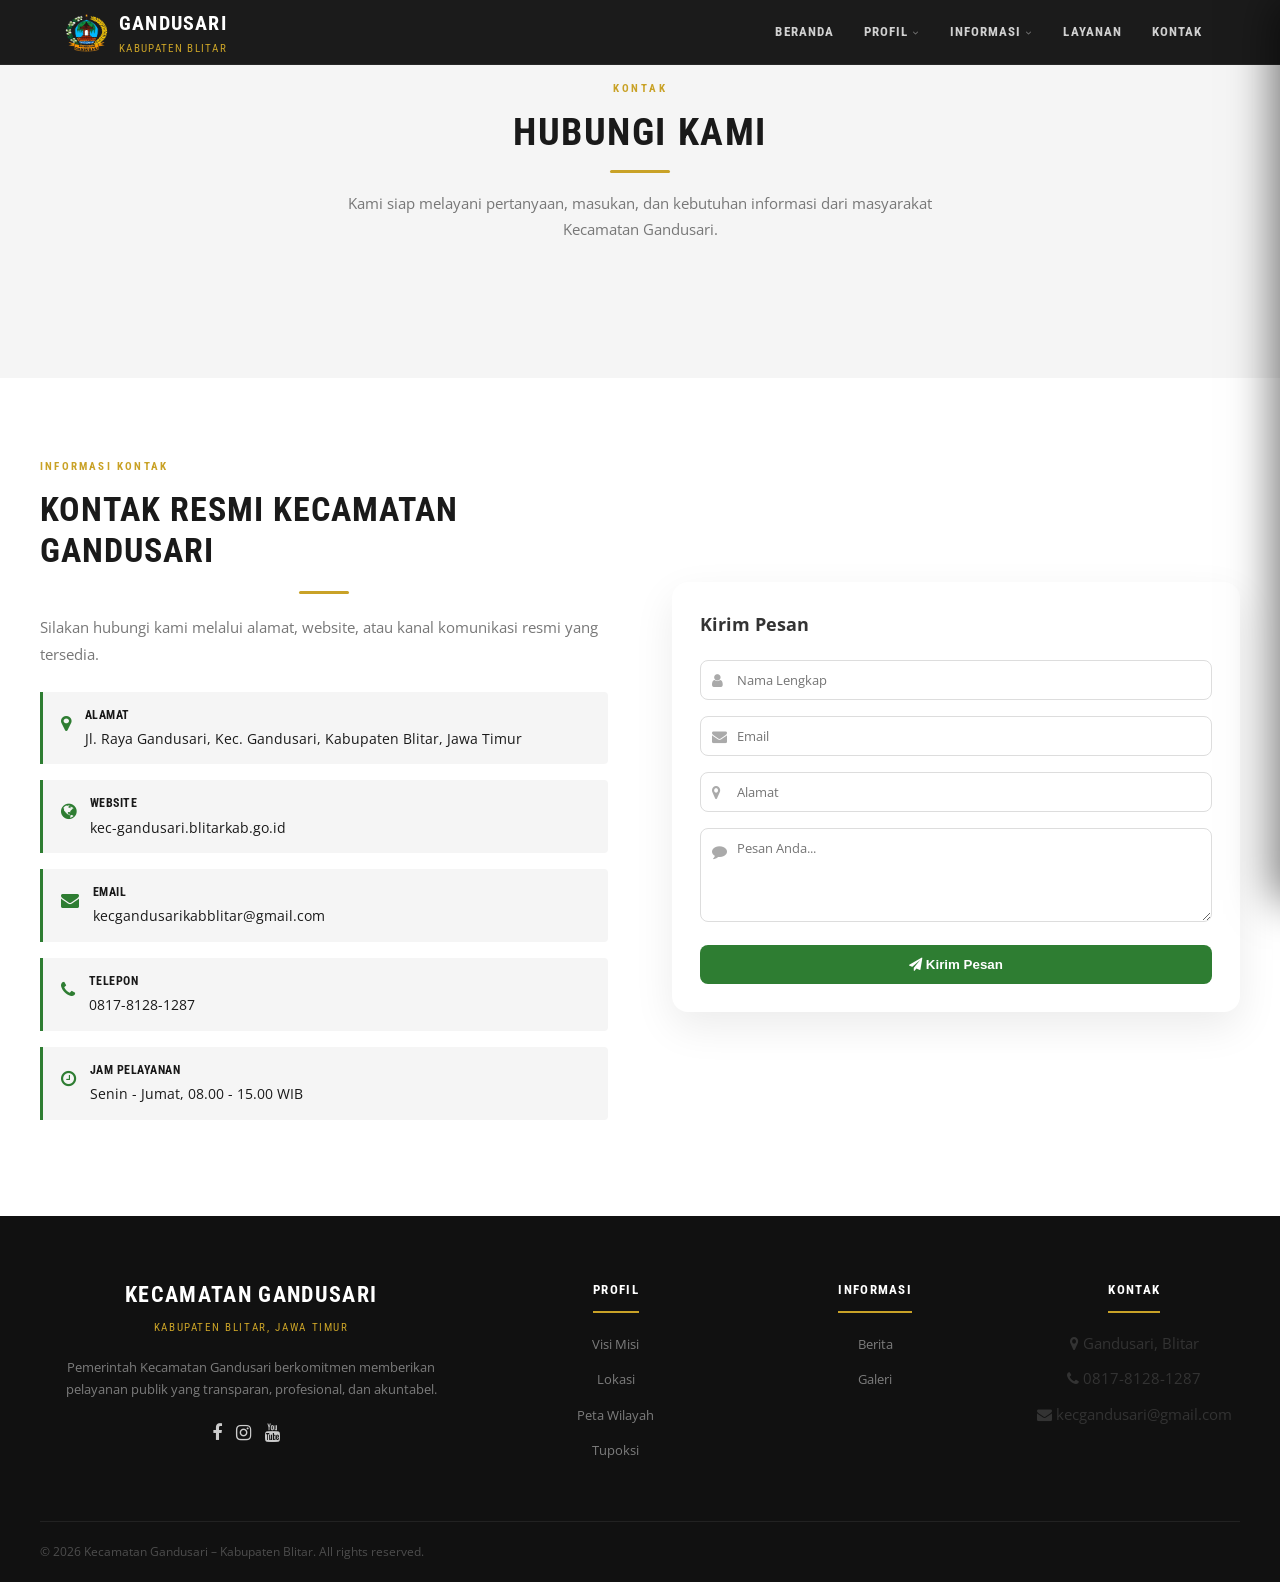
<file: kontak.html>
<!doctype html>
<html lang="id">
  <head>
    <meta charset="utf-8" />
    <meta name="viewport" content="width=device-width, initial-scale=1" />
    <title>Kontak – Kabupaten Blitar</title>
    <link
      href="https://fonts.googleapis.com/css2?family=Roboto+Condensed:wght@400;700&family=Volkhov:ital@1&family=Open+Sans:wght@300;400;600;700&display=swap"
      rel="stylesheet"
    />
    <link
      href="https://cdnjs.cloudflare.com/ajax/libs/font-awesome/4.7.0/css/font-awesome.min.css"
      rel="stylesheet"
    />
    <link
      href="https://cdnjs.cloudflare.com/ajax/libs/animate.css/4.1.1/animate.min.css"
      rel="stylesheet"
    />

    <link rel="icon" href="assets/logo.png" />

    <link rel="stylesheet" href="css/style.css" />
  </head>
  <body>
    <!-- PAGE LOADER -->
    <div class="page-loader" id="loader">
      <div class="loader-ring"></div>
    </div>

    <!-- NAVBAR -->
    <nav class="navbar" id="navbar">
      <div class="navbar-inner">
        <a href="index.html" class="navbar-brand">
          <div class="navbar-brand-icon">
            <img src="assets/logo.png" />
          </div>
          <div>
            Gandusari
            <span>Kabupaten Blitar</span>
          </div>
        </a>

        <ul class="nav-menu">
          <li class="nav-item">
            <a class="nav-link" href="index.html">Beranda</a>
          </li>
          <li class="nav-item">
            <a class="nav-link" href="profil.html"
              >Profil <i class="fa fa-angle-down"></i
            ></a>
            <ul class="dropdown-menu">
              <li><a href="profil.html#visi">Visi Misi</a></li>
              <li><a href="profil.html#lokasi">Lokasi</a></li>
              <li><a href="profil.html#peta">Peta Wilayah</a></li>
              <li><a href="tupoksi.html">Tupoksi</a></li>
            </ul>
          </li>
          <li class="nav-item">
            <a class="nav-link" href="#"
              >Informasi <i class="fa fa-angle-down"></i
            ></a>
            <ul class="dropdown-menu">
              <li><a href="berita.html">Berita</a></li>
              <li><a href="galeri.html">Galeri</a></li>
            </ul>
          </li>
          <li class="nav-item">
            <a class="nav-link" href="layanan.html">Layanan</a>
          </li>
          <li class="nav-item">
            <a class="nav-link" href="kontak.html">Kontak</a>
          </li>
        </ul>

        <button class="hamburger" id="hamburgerBtn" aria-label="Buka menu">
          <span></span>
          <span></span>
          <span></span>
        </button>
      </div>
    </nav>
    <!-- OVERLAY -->
    <div class="sidebar-overlay" id="sidebarOverlay"></div>

    <!-- MOBILE SIDEBAR -->
    <aside class="mobile-sidebar" id="mobileSidebar">
      <div class="sidebar-header">
        <a href="index.html" class="sidebar-brand">
          <img src="assets/logo.png" alt="Logo" />
          <div>
            Gandusari
            <small>Kabupaten Blitar</small>
          </div>
        </a>
        <button class="sidebar-close" id="sidebarClose" aria-label="Tutup menu">
          <i class="fa fa-times"></i>
        </button>
      </div>

      <nav class="sidebar-nav">
        <div class="sidebar-nav-item">
          <a class="sidebar-nav-link" href="index.html">Beranda</a>
        </div>
        <div class="sidebar-nav-item has-sub">
          <span class="sidebar-nav-link">
            Profil <i class="fa fa-chevron-down"></i>
          </span>
          <div class="sidebar-submenu">
            <a href="profil.html#visi">Visi Misi</a>
            <a href="profil.html#lokasi">Lokasi</a>
            <a href="profil.html#peta">Peta Wilayah</a>
            <a href="tupoksi.html">Tupoksi</a>
          </div>
        </div>
        <div class="sidebar-nav-item has-sub">
          <span class="sidebar-nav-link">
            Informasi <i class="fa fa-chevron-down"></i>
          </span>
          <div class="sidebar-submenu">
            <a href="berita.html">Berita</a>
            <a href="galeri.html">Galeri</a>
          </div>
        </div>
        <div class="sidebar-nav-item">
          <a class="sidebar-nav-link" href="layanan.html">Layanan</a>
        </div>
        <div class="sidebar-nav-item">
          <a class="sidebar-nav-link" href="kontak.html">Kontak</a>
        </div>
      </nav>

      <div class="sidebar-footer">
        <p>Ikuti Kami</p>
        <div class="sf-links">
          <a href="https://www.facebook.com/kecgandusariblitar"><i class="fa fa-facebook"></i></a>
          <a href="https://www.instagram.com/kecgandusariblitar/"><i class="fa fa-instagram"></i></a>
          <a href="https://www.youtube.com/@kecgandusariblitar"><i class="fa fa-youtube"></i></a>
        </div>
      </div>
    </aside>

    <section class="section bg-gray" id="kontak-page">
      <div class="container">
        <div class="section-heading">
          <div class="eyebrow">Kontak</div>
          <h2>Hubungi Kami</h2>
          <div class="divider"></div>
          <p>
            Kami siap melayani pertanyaan, masukan, dan kebutuhan informasi dari
            masyarakat Kecamatan Gandusari.
          </p>
        </div>
      </div>
    </section>

    <section class="section">
      <div class="container">
        <div class="about-grid">
          <div class="about-content">
            <div class="eyebrow">Informasi Kontak</div>
            <h2>Kontak Resmi Kecamatan Gandusari</h2>
            <div class="divider"></div>

            <p>
              Silakan hubungi kami melalui alamat, website, atau kanal
              komunikasi resmi yang tersedia.
            </p>

            <div class="visi-misi">
              <div class="vm-item">
                <div class="vm-icon"><i class="fa fa-map-marker"></i></div>
                <div class="vm-text">
                  <strong>Alamat</strong>
                  Jl. Raya Gandusari, Kec. Gandusari, Kabupaten Blitar, Jawa
                  Timur
                </div>
              </div>

              <div class="vm-item">
                <div class="vm-icon"><i class="fa fa-globe"></i></div>
                <div class="vm-text">
                  <strong>Website</strong>
                  kec-gandusari.blitarkab.go.id
                </div>
              </div>

              <div class="vm-item">
                <div class="vm-icon"><i class="fa fa-envelope"></i></div>
                <div class="vm-text">
                  <strong>Email</strong>
                  kecgandusarikabblitar@gmail.com
                </div>
              </div>

              <div class="vm-item">
                <div class="vm-icon"><i class="fa fa-phone"></i></div>
                <div class="vm-text">
                  <strong>Telepon</strong>
                  0817-8128-1287
                </div>
              </div>

              <div class="vm-item">
                <div class="vm-icon"><i class="fa fa-clock-o"></i></div>
                <div class="vm-text">
                  <strong>Jam Pelayanan</strong>
                  Senin - Jumat, 08.00 - 15.00 WIB
                </div>
              </div>
            </div>
          </div>

          <div class="about-img-wrap">
            <div class="contact-form">
              <h3>Kirim Pesan</h3>

              <form>
                <div class="form-group">
                  <i class="fa fa-user"></i>
                  <input type="text" placeholder="Nama Lengkap" required />
                </div>

                <div class="form-group">
                  <i class="fa fa-envelope"></i>
                  <input type="email" placeholder="Email" required />
                </div>

                <div class="form-group">
                  <i class="fa fa-map-marker"></i>
                  <input type="text" placeholder="Alamat" />
                </div>

                <div class="form-group textarea">
                  <i class="fa fa-comment"></i>
                  <textarea
                    rows="4"
                    placeholder="Pesan Anda..."
                    required
                  ></textarea>
                </div>

                <button type="submit" class="btn-submit">
                  <i class="fa fa-paper-plane"></i> Kirim Pesan
                </button>
              </form>
            </div>
          </div>
        </div>
      </div>
    </section>

    <!-- FOOTER -->
    <footer>
      <div class="footer-grid">
        <!-- BRAND -->
        <div class="footer-brand">
          <h3>Kecamatan Gandusari</h3>
          <div class="sub">Kabupaten Blitar, Jawa Timur</div>
          <p>
            Pemerintah Kecamatan Gandusari berkomitmen memberikan pelayanan
            publik yang transparan, profesional, dan akuntabel.
          </p>

          <!-- SOSIAL MEDIA -->
          <div class="footer-social">
            <a href="https://www.facebook.com/kecgandusariblitar"
              ><i class="fa fa-facebook"></i
            ></a>
            <a href="https://www.instagram.com/kecgandusariblitar/"
              ><i class="fa fa-instagram"></i
            ></a>
            <a href="https://www.youtube.com/@kecgandusariblitar"
              ><i class="fa fa-youtube"></i
            ></a>
          </div>
        </div>

        <!-- PROFIL -->
        <div class="footer-col">
          <h5>Profil</h5>
          <ul>
            <li><a href="profil.html#visi">Visi Misi</a></li>
            <li><a href="profil.html#lokasi">Lokasi</a></li>
            <li><a href="profil.html#peta">Peta Wilayah</a></li>
            <li><a href="tupoksi.html">Tupoksi</a></li>
          </ul>
        </div>

        <!-- INFORMASI -->
        <div class="footer-col">
          <h5>Informasi</h5>
          <ul>
            <li><a href="berita.html">Berita</a></li>
            <li><a href="galeri.html">Galeri</a></li>
          </ul>
        </div>

        <!-- KONTAK -->
        <div class="footer-col">
          <h5>Kontak</h5>
          <ul>
            <li><i class="fa fa-map-marker"></i> Gandusari, Blitar</li>
            <li><i class="fa fa-phone"></i> 0817-8128-1287</li>
            <li><i class="fa fa-envelope"></i> kecgandusari@gmail.com</li>
          </ul>
        </div>
      </div>

      <!-- COPYRIGHT -->
      <div class="footer-bottom">
        <p>
          © 2026 Kecamatan Gandusari – Kabupaten Blitar. All rights reserved.
        </p>
      </div>
    </footer>

    <!-- SCROLL UP -->
    <div class="scroll-up" id="scrollUp">
      <a href="#home"><i class="fa fa-angle-double-up"></i></a>
    </div>

    <script src="js/script.js"></script>
  </body>
</html>
</file>
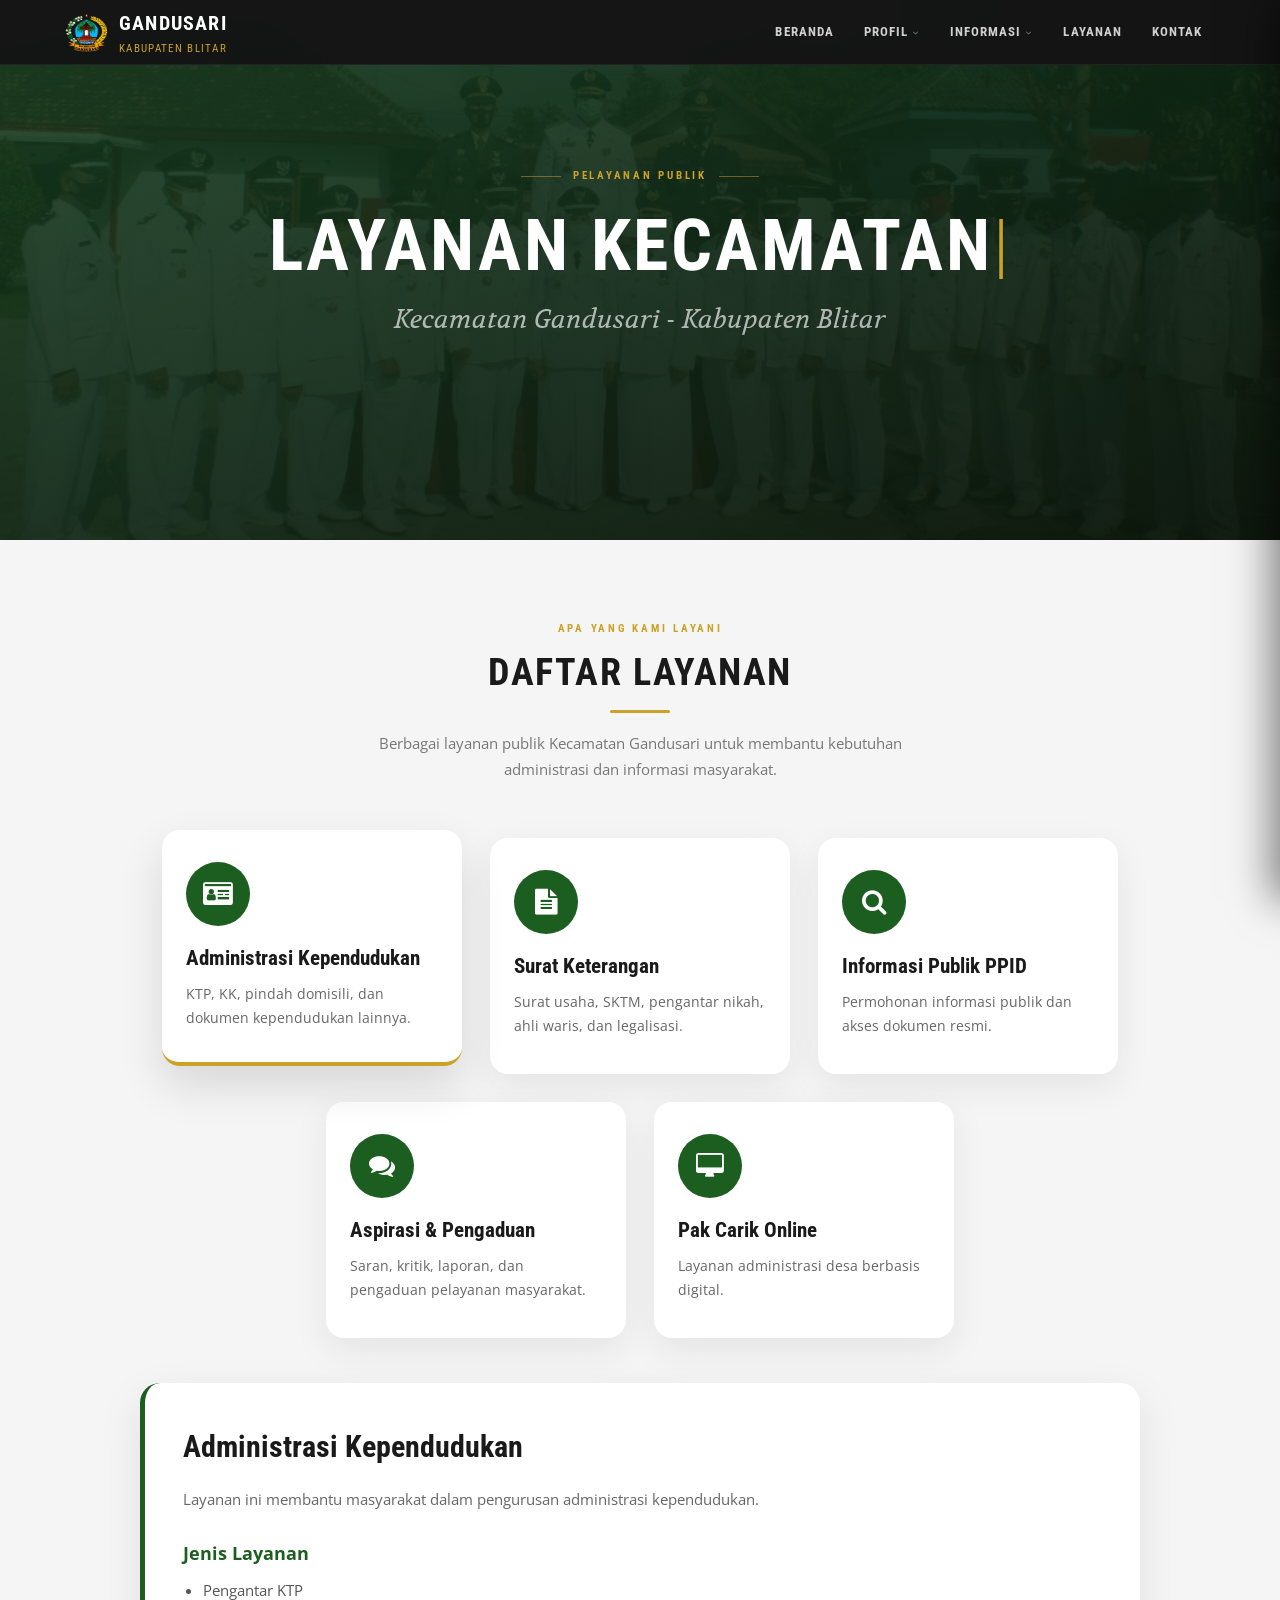
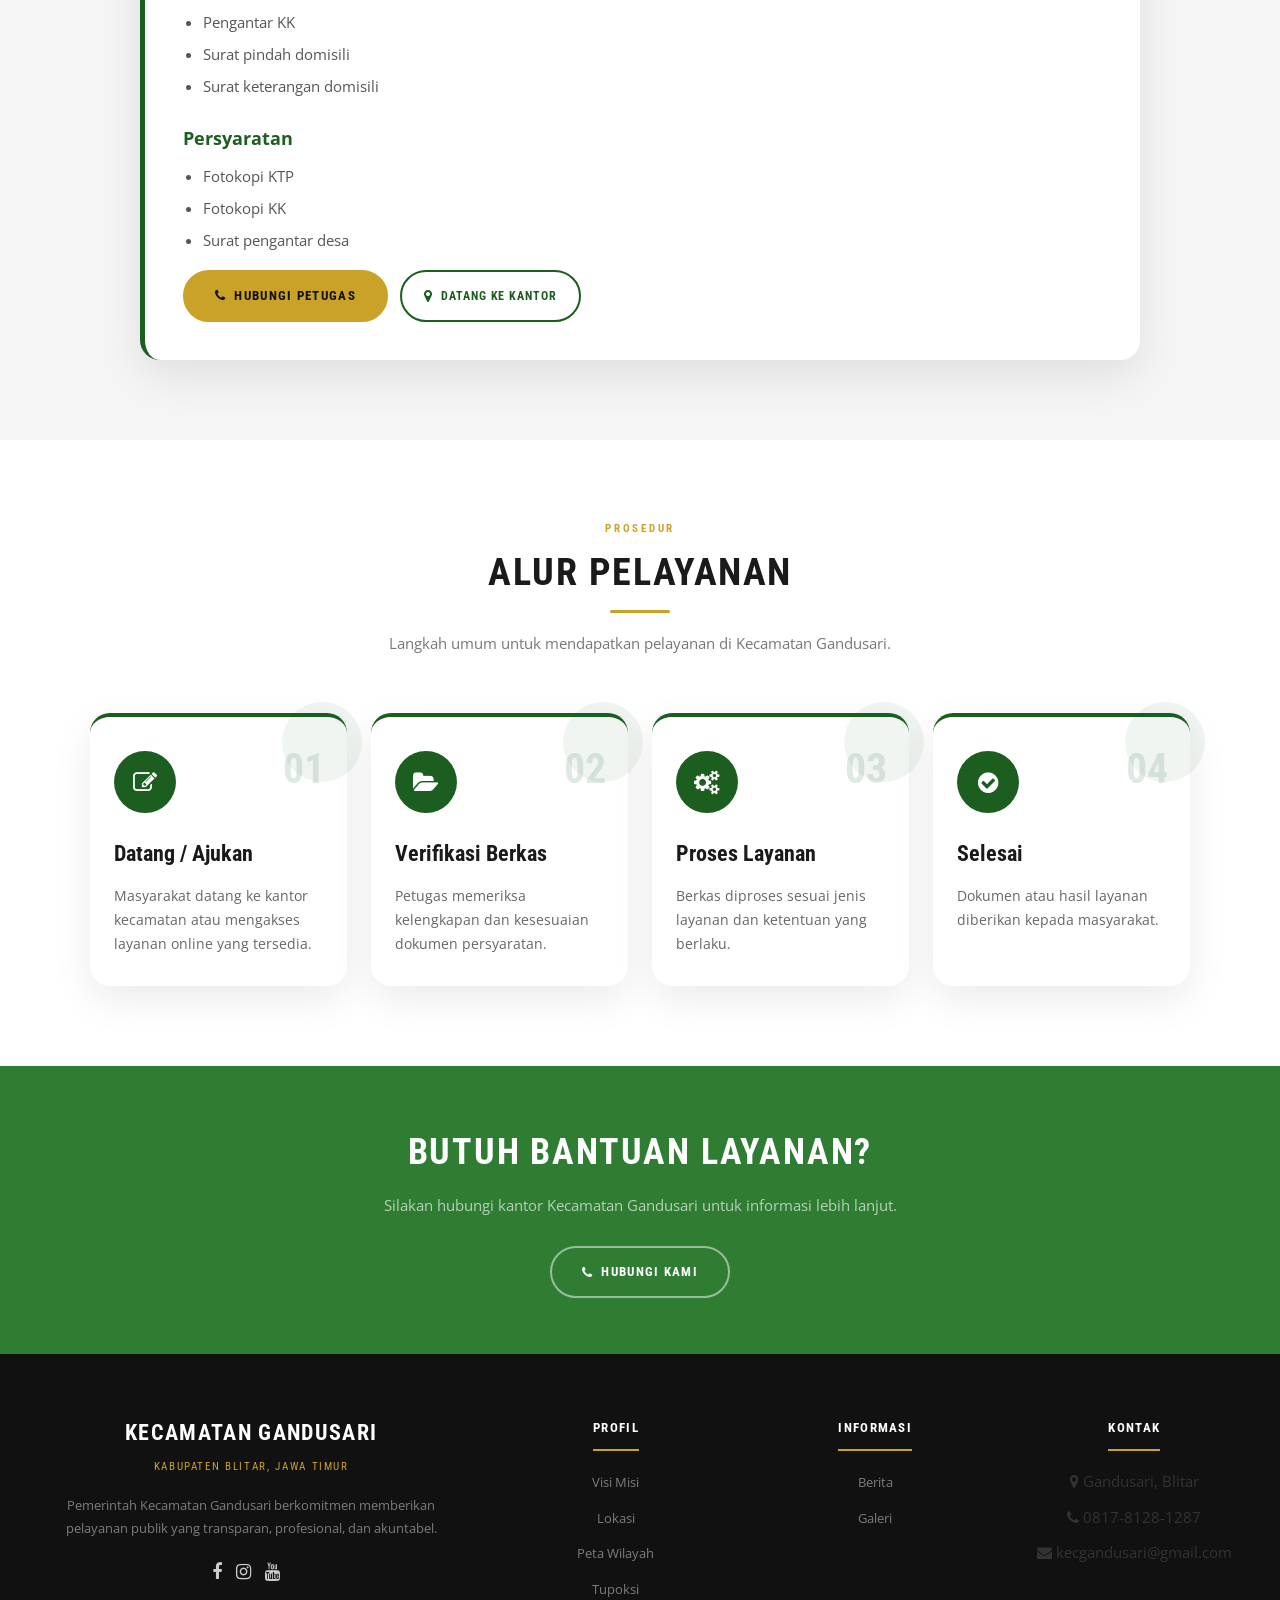
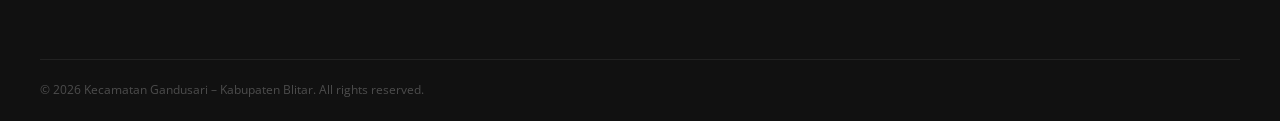
<file: layanan.html>
<!doctype html>
<html lang="id">
  <head>
    <meta charset="UTF-8" />
    <meta name="viewport" content="width=device-width, initial-scale=1.0" />
    <title>Layanan | Kecamatan Gandusari</title>

    <link rel="stylesheet" href="css/style.css" />

    <link rel="icon" href="assets/logo.png" />

    <link
      href="https://fonts.googleapis.com/css2?family=Roboto+Condensed:wght@400;700&family=Volkhov:ital@1&family=Open+Sans:wght@300;400;600;700&display=swap"
      rel="stylesheet"
    />
    <link
      rel="stylesheet"
      href="https://cdnjs.cloudflare.com/ajax/libs/font-awesome/4.7.0/css/font-awesome.min.css"
    />
  </head>
  <body>
    <!-- NAVBAR -->
    <div class="navbar">
      <div class="navbar-inner">
        <a href="index.html" class="navbar-brand">
          <div class="navbar-brand-icon">
            <img src="assets/logo.png" />
          </div>
          <div>
            Gandusari
            <span>Kabupaten Blitar</span>
          </div>
        </a>

        <ul class="nav-menu">
          <li class="nav-item">
            <a class="nav-link" href="index.html">Beranda</a>
          </li>
          <li class="nav-item">
            <a class="nav-link" href="profil.html"
              >Profil <i class="fa fa-angle-down"></i
            ></a>
            <ul class="dropdown-menu">
              <li><a href="profil.html#visi">Visi Misi</a></li>
              <li><a href="profil.html#lokasi">Lokasi</a></li>
              <li><a href="profil.html#peta">Peta Wilayah</a></li>
              <li><a href="tupoksi.html">Tupoksi</a></li>
            </ul>
          </li>
          <li class="nav-item">
            <a class="nav-link" href="#"
              >Informasi <i class="fa fa-angle-down"></i
            ></a>
            <ul class="dropdown-menu">
              <li><a href="berita.html">Berita</a></li>
              <li><a href="galeri.html">Galeri</a></li>
            </ul>
          </li>
          <li class="nav-item">
            <a class="nav-link" href="layanan.html">Layanan</a>
          </li>
          <li class="nav-item">
            <a class="nav-link" href="kontak.html">Kontak</a>
          </li>
        </ul>

        <button class="hamburger" id="hamburgerBtn" aria-label="Buka menu">
          <span></span>
          <span></span>
          <span></span>
        </button>
      </div>
    </div>
    <!-- OVERLAY -->
    <div class="sidebar-overlay" id="sidebarOverlay"></div>

    <!-- MOBILE SIDEBAR -->
    <aside class="mobile-sidebar" id="mobileSidebar">
      <div class="sidebar-header">
        <a href="index.html" class="sidebar-brand">
          <img src="assets/logo.png" alt="Logo" />
          <div>
            Gandusari
            <small>Kabupaten Blitar</small>
          </div>
        </a>
        <button class="sidebar-close" id="sidebarClose" aria-label="Tutup menu">
          <i class="fa fa-times"></i>
        </button>
      </div>

      <nav class="sidebar-nav">
        <div class="sidebar-nav-item">
          <a class="sidebar-nav-link" href="index.html">Beranda</a>
        </div>
        <div class="sidebar-nav-item has-sub">
          <span class="sidebar-nav-link">
            Profil <i class="fa fa-chevron-down"></i>
          </span>
          <div class="sidebar-submenu">
            <a href="profil.html#visi">Visi Misi</a>
            <a href="profil.html#lokasi">Lokasi</a>
            <a href="profil.html#peta">Peta Wilayah</a>
            <a href="tupoksi.html">Tupoksi</a>
          </div>
        </div>
        <div class="sidebar-nav-item has-sub">
          <span class="sidebar-nav-link">
            Informasi <i class="fa fa-chevron-down"></i>
          </span>
          <div class="sidebar-submenu">
            <a href="berita.html">Berita</a>
            <a href="galeri.html">Galeri</a>
          </div>
        </div>
        <div class="sidebar-nav-item">
          <a class="sidebar-nav-link" href="layanan.html">Layanan</a>
        </div>
        <div class="sidebar-nav-item">
          <a class="sidebar-nav-link" href="kontak.html">Kontak</a>
        </div>
      </nav>

      <div class="sidebar-footer">
        <p>Ikuti Kami</p>
        <div class="sf-links">
          <a href="https://www.facebook.com/kecgandusariblitar"><i class="fa fa-facebook"></i></a>
          <a href="https://www.instagram.com/kecgandusariblitar/"><i class="fa fa-instagram"></i></a>
          <a href="https://www.youtube.com/@kecgandusariblitar"><i class="fa fa-youtube"></i></a>
        </div>
      </div>
    </aside>

    <!-- HERO LAYANAN -->
    <section class="hero" style="min-height: 60vh">
      <div class="hero-bg"></div>
      <div class="hero-content">
        <div class="hero-eyebrow">Pelayanan Publik</div>
        <h1 class="hero-title">Layanan Kecamatan</h1>
        <p class="hero-subtitle">Kecamatan Gandusari - Kabupaten Blitar</p>
      </div>
    </section>

    <!-- LAYANAN -->
    <section class="section bg-gray">
      <div class="container">
        <div class="section-heading">
          <div class="eyebrow">Apa yang Kami Layani</div>
          <h2>Daftar Layanan</h2>
          <div class="divider"></div>
          <p>
            Berbagai layanan publik Kecamatan Gandusari untuk membantu kebutuhan
            administrasi dan informasi masyarakat.
          </p>
        </div>

        <div class="layanan-grid">
          <button class="layanan-card active" data-layanan="kependudukan">
            <div class="layanan-icon"><i class="fa fa-id-card"></i></div>
            <h3>Administrasi Kependudukan</h3>
            <p>KTP, KK, pindah domisili, dan dokumen kependudukan lainnya.</p>
          </button>

          <button class="layanan-card" data-layanan="surat">
            <div class="layanan-icon"><i class="fa fa-file-text"></i></div>
            <h3>Surat Keterangan</h3>
            <p>
              Surat usaha, SKTM, pengantar nikah, ahli waris, dan legalisasi.
            </p>
          </button>

          <button class="layanan-card" data-layanan="ppid">
            <div class="layanan-icon"><i class="fa fa-search"></i></div>
            <h3>Informasi Publik PPID</h3>
            <p>Permohonan informasi publik dan akses dokumen resmi.</p>
          </button>

          <button class="layanan-card" data-layanan="aspirasi">
            <div class="layanan-icon"><i class="fa fa-comments"></i></div>
            <h3>Aspirasi & Pengaduan</h3>
            <p>Saran, kritik, laporan, dan pengaduan pelayanan masyarakat.</p>
          </button>

          <button class="layanan-card" data-layanan="online">
            <div class="layanan-icon"><i class="fa fa-desktop"></i></div>
            <h3>Pak Carik Online</h3>
            <p>Layanan administrasi desa berbasis digital.</p>
          </button>
        </div>

        <div class="layanan-detail-wrap">
          <div class="layanan-detail active" id="kependudukan">
            <h3>Administrasi Kependudukan</h3>
            <p>
              Layanan ini membantu masyarakat dalam pengurusan administrasi
              kependudukan.
            </p>

            <h4>Jenis Layanan</h4>
            <ul>
              <li>Pengantar KTP</li>
              <li>Pengantar KK</li>
              <li>Surat pindah domisili</li>
              <li>Surat keterangan domisili</li>
            </ul>

            <h4>Persyaratan</h4>
            <ul>
              <li>Fotokopi KTP</li>
              <li>Fotokopi KK</li>
              <li>Surat pengantar desa</li>
            </ul>

            <div class="layanan-actions">
              <a class="btn btn-gold" href="kontak.html">
                <i class="fa fa-phone"></i> Hubungi Petugas
              </a>

              <a
                class="btn btn-outline-green"
                href="https://maps.app.goo.gl/YqYiWQ9mLUEY5mcT9"
              >
                <i class="fa fa-map-marker"></i> Datang ke Kantor
              </a>
            </div>
          </div>

          <div class="layanan-detail" id="surat">
            <h3>Surat Keterangan</h3>
            <p>
              Layanan surat keterangan digunakan untuk keperluan administrasi
              masyarakat yang membutuhkan pengesahan atau pengantar dari
              pemerintah kecamatan.
            </p>

            <h4>Jenis Layanan</h4>
            <ul>
              <li>Surat keterangan usaha</li>
              <li>Surat keterangan tidak mampu</li>
              <li>Surat pengantar nikah</li>
              <li>Surat ahli waris</li>
              <li>Legalisasi dokumen</li>
            </ul>

            <h4>Persyaratan Umum</h4>
            <ul>
              <li>Surat pengantar dari desa</li>
              <li>Fotokopi KTP dan KK</li>
              <li>Dokumen pendukung sesuai jenis surat</li>
            </ul>
            <div class="layanan-actions">
              <a class="btn btn-gold" href="kontak.html">
                <i class="fa fa-phone"></i> Hubungi Petugas
              </a>

              <a
                class="btn btn-outline-green"
                href="https://maps.app.goo.gl/YqYiWQ9mLUEY5mcT9"
              >
                <i class="fa fa-map-marker"></i> Datang ke Kantor
              </a>
            </div>
          </div>

          <div class="layanan-detail" id="ppid">
            <h3>Informasi Publik PPID</h3>
            <p>
              Layanan PPID membantu masyarakat memperoleh informasi publik
              secara resmi, transparan, dan sesuai ketentuan yang berlaku.
            </p>

            <h4>Jenis Layanan</h4>
            <ul>
              <li>Permohonan informasi publik</li>
              <li>Pengajuan keberatan informasi</li>
              <li>Akses daftar informasi publik</li>
              <li>Informasi laporan dan dokumen pemerintahan</li>
            </ul>

            <a class="btn btn-gold" href="https://ppid.blitarkab.go.id/">
              <i class="fa fa-external-link"></i> Buka PPID
            </a>
          </div>

          <div class="layanan-detail" id="aspirasi">
            <h3>Aspirasi & Pengaduan</h3>
            <p>
              Masyarakat dapat menyampaikan keluhan, saran, kritik, dan aspirasi
              terkait pelayanan maupun pembangunan di Kecamatan Gandusari.
            </p>

            <h4>Yang Bisa Disampaikan</h4>
            <ul>
              <li>Keluhan pelayanan</li>
              <li>Saran peningkatan layanan</li>
              <li>Laporan permasalahan masyarakat</li>
              <li>Aspirasi pembangunan wilayah</li>
            </ul>

            <a class="btn btn-gold" href="kontak.html">
              <i class="fa fa-paper-plane"></i> Kirim Aspirasi
            </a>
          </div>

          <div class="layanan-detail" id="online">
            <h3>Pak Carik Online</h3>
            <p>
              Pak Carik Online merupakan layanan administrasi desa berbasis
              digital untuk mempermudah masyarakat dalam mengakses layanan
              pemerintahan desa.
            </p>

            <h4>Fungsi Layanan</h4>
            <ul>
              <li>Pengajuan administrasi desa secara online</li>
              <li>Mempermudah proses pelayanan warga</li>
              <li>Mendukung digitalisasi pelayanan publik</li>
            </ul>

            <a class="btn btn-gold" href="https://pakcarik.blitarkab.go.id/">
              <i class="fa fa-desktop"></i> Buka Pak Carik
            </a>
          </div>
        </div>
      </div>
    </section>

    <!-- ALUR PELAYANAN -->
    <section class="section alur-section">
      <div class="container">
        <div class="section-heading">
          <div class="eyebrow">Prosedur</div>
          <h2>Alur Pelayanan</h2>
          <div class="divider"></div>
          <p>
            Langkah umum untuk mendapatkan pelayanan di Kecamatan Gandusari.
          </p>
        </div>

        <div class="alur-grid">
          <div class="alur-item">
            <div class="alur-number">01</div>
            <div class="alur-icon"><i class="fa fa-pencil-square-o"></i></div>
            <h4>Datang / Ajukan</h4>
            <p>
              Masyarakat datang ke kantor kecamatan atau mengakses layanan
              online yang tersedia.
            </p>
          </div>

          <div class="alur-item">
            <div class="alur-number">02</div>
            <div class="alur-icon"><i class="fa fa-folder-open"></i></div>
            <h4>Verifikasi Berkas</h4>
            <p>
              Petugas memeriksa kelengkapan dan kesesuaian dokumen persyaratan.
            </p>
          </div>

          <div class="alur-item">
            <div class="alur-number">03</div>
            <div class="alur-icon"><i class="fa fa-cogs"></i></div>
            <h4>Proses Layanan</h4>
            <p>
              Berkas diproses sesuai jenis layanan dan ketentuan yang berlaku.
            </p>
          </div>

          <div class="alur-item">
            <div class="alur-number">04</div>
            <div class="alur-icon"><i class="fa fa-check-circle"></i></div>
            <h4>Selesai</h4>
            <p>Dokumen atau hasil layanan diberikan kepada masyarakat.</p>
          </div>
        </div>
      </div>
    </section>

    <!-- CTA -->
    <section class="contact-strip">
      <div class="container">
        <h2>Butuh Bantuan Layanan?</h2>
        <p>
          Silakan hubungi kantor Kecamatan Gandusari untuk informasi lebih
          lanjut.
        </p>
        <a class="btn btn-outline-w" href="kontak.html">
          <i class="fa fa-phone"></i> Hubungi Kami
        </a>
      </div>
    </section>

    <!-- FOOTER -->
    <footer>
      <div class="footer-grid">
        <!-- BRAND -->
        <div class="footer-brand">
          <h3>Kecamatan Gandusari</h3>
          <div class="sub">Kabupaten Blitar, Jawa Timur</div>
          <p>
            Pemerintah Kecamatan Gandusari berkomitmen memberikan pelayanan
            publik yang transparan, profesional, dan akuntabel.
          </p>

          <!-- SOSIAL MEDIA -->
          <div class="footer-social">
            <a href="https://www.facebook.com/kecgandusariblitar"
              ><i class="fa fa-facebook"></i
            ></a>
            <a href="https://www.instagram.com/kecgandusariblitar/"
              ><i class="fa fa-instagram"></i
            ></a>
            <a href="https://www.youtube.com/@kecgandusariblitar"
              ><i class="fa fa-youtube"></i
            ></a>
          </div>
        </div>

        <!-- PROFIL -->
        <div class="footer-col">
          <h5>Profil</h5>
          <ul>
            <li><a href="profil.html#visi">Visi Misi</a></li>
            <li><a href="profil.html#lokasi">Lokasi</a></li>
            <li><a href="profil.html#peta">Peta Wilayah</a></li>
            <li><a href="tupoksi.html">Tupoksi</a></li>
          </ul>
        </div>

        <!-- INFORMASI -->
        <div class="footer-col">
          <h5>Informasi</h5>
          <ul>
            <li><a href="berita.html">Berita</a></li>
            <li><a href="galeri.html">Galeri</a></li>
          </ul>
        </div>

        <!-- KONTAK -->
        <div class="footer-col">
          <h5>Kontak</h5>
          <ul>
            <li><i class="fa fa-map-marker"></i> Gandusari, Blitar</li>
            <li><i class="fa fa-phone"></i> 0817-8128-1287</li>
            <li><i class="fa fa-envelope"></i> kecgandusari@gmail.com</li>
          </ul>
        </div>
      </div>

      <!-- COPYRIGHT -->
      <div class="footer-bottom">
        <p>
          © 2026 Kecamatan Gandusari – Kabupaten Blitar. All rights reserved.
        </p>
      </div>
    </footer>

    <script>
      const layananCards = document.querySelectorAll(".layanan-card");
      const layananDetails = document.querySelectorAll(".layanan-detail");
      const layananDetailWrap = document.querySelector(".layanan-detail-wrap");

      layananCards.forEach((card) => {
        card.addEventListener("click", () => {
          const target = card.getAttribute("data-layanan");
          const targetDetail = document.getElementById(target);

          layananCards.forEach((item) => item.classList.remove("active"));
          layananDetails.forEach((detail) => detail.classList.remove("active"));

          card.classList.add("active");
          targetDetail.classList.add("active");

          setTimeout(() => {
            layananDetailWrap.scrollIntoView({
              behavior: "smooth",
              block: "start",
            });
          }, 120);
        });
      });
    </script>

    <script src="js/script.js"></script>
  </body>
</html>
</file>
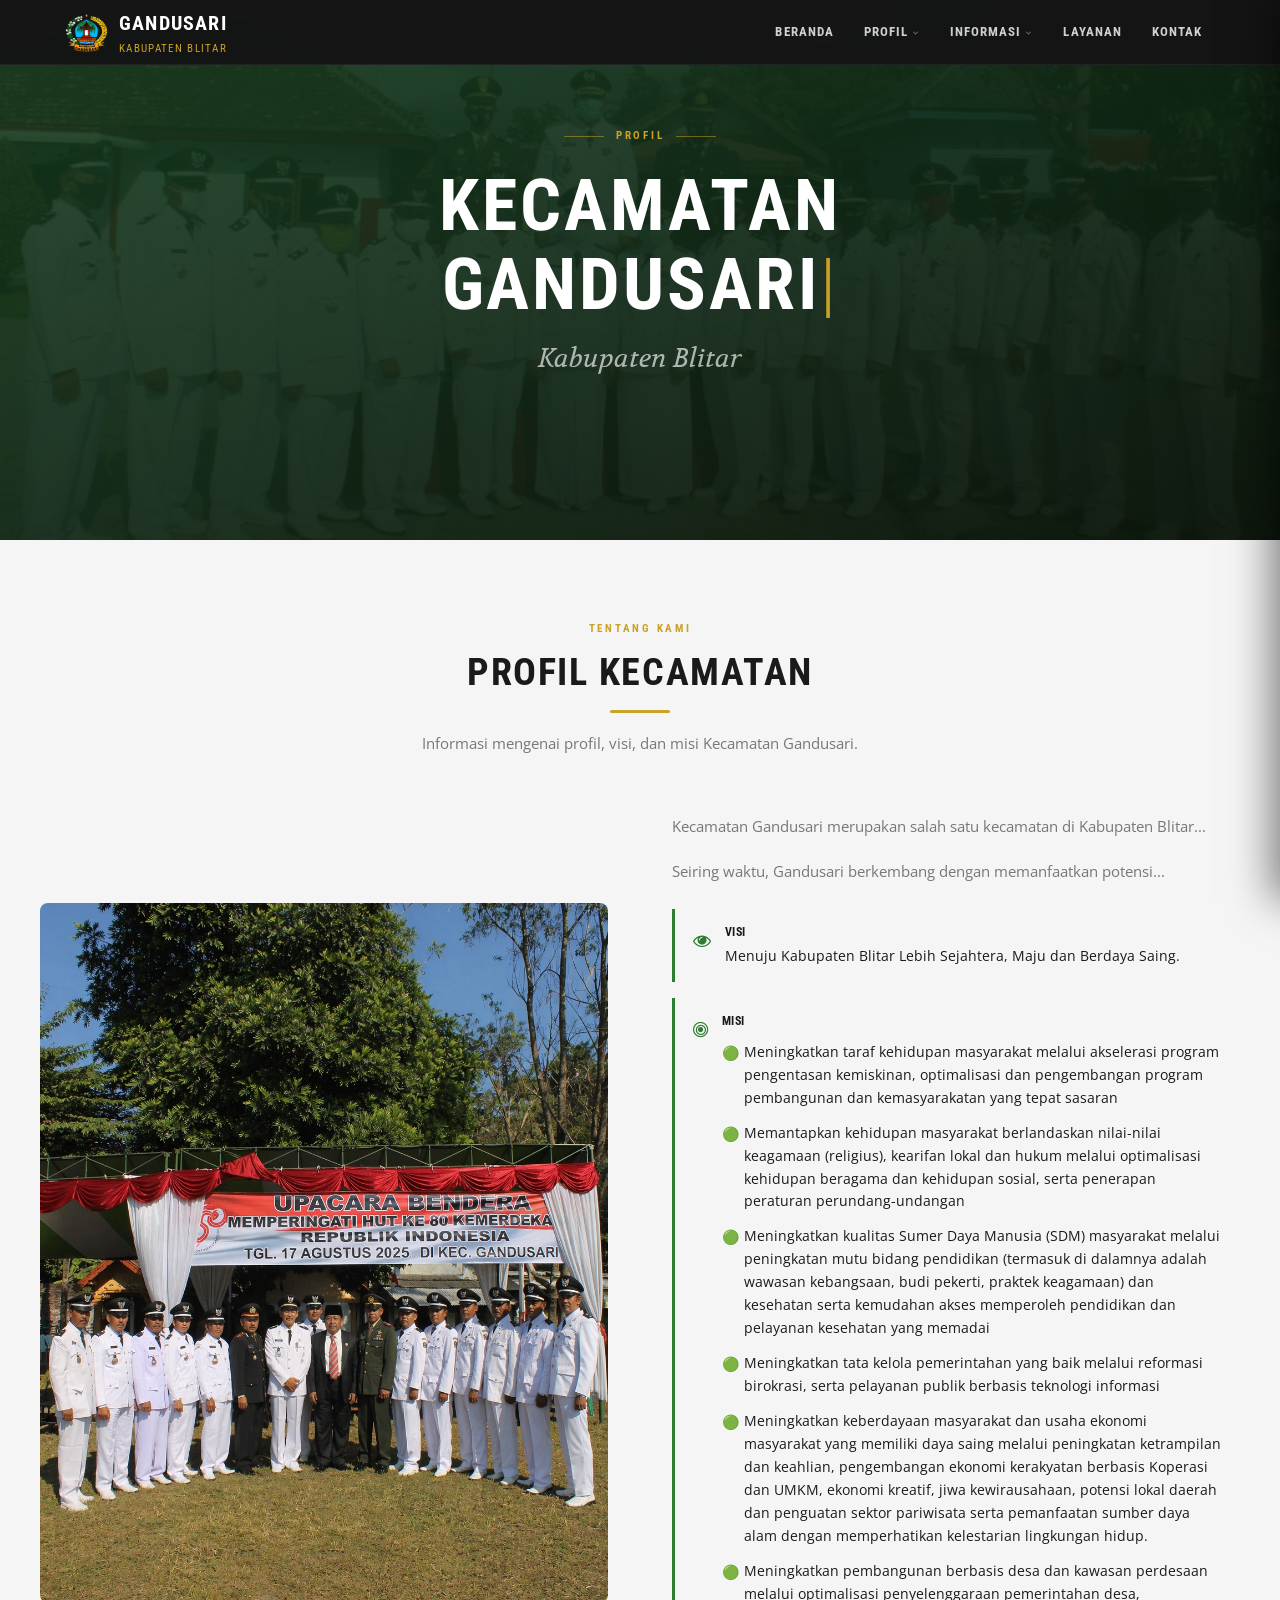
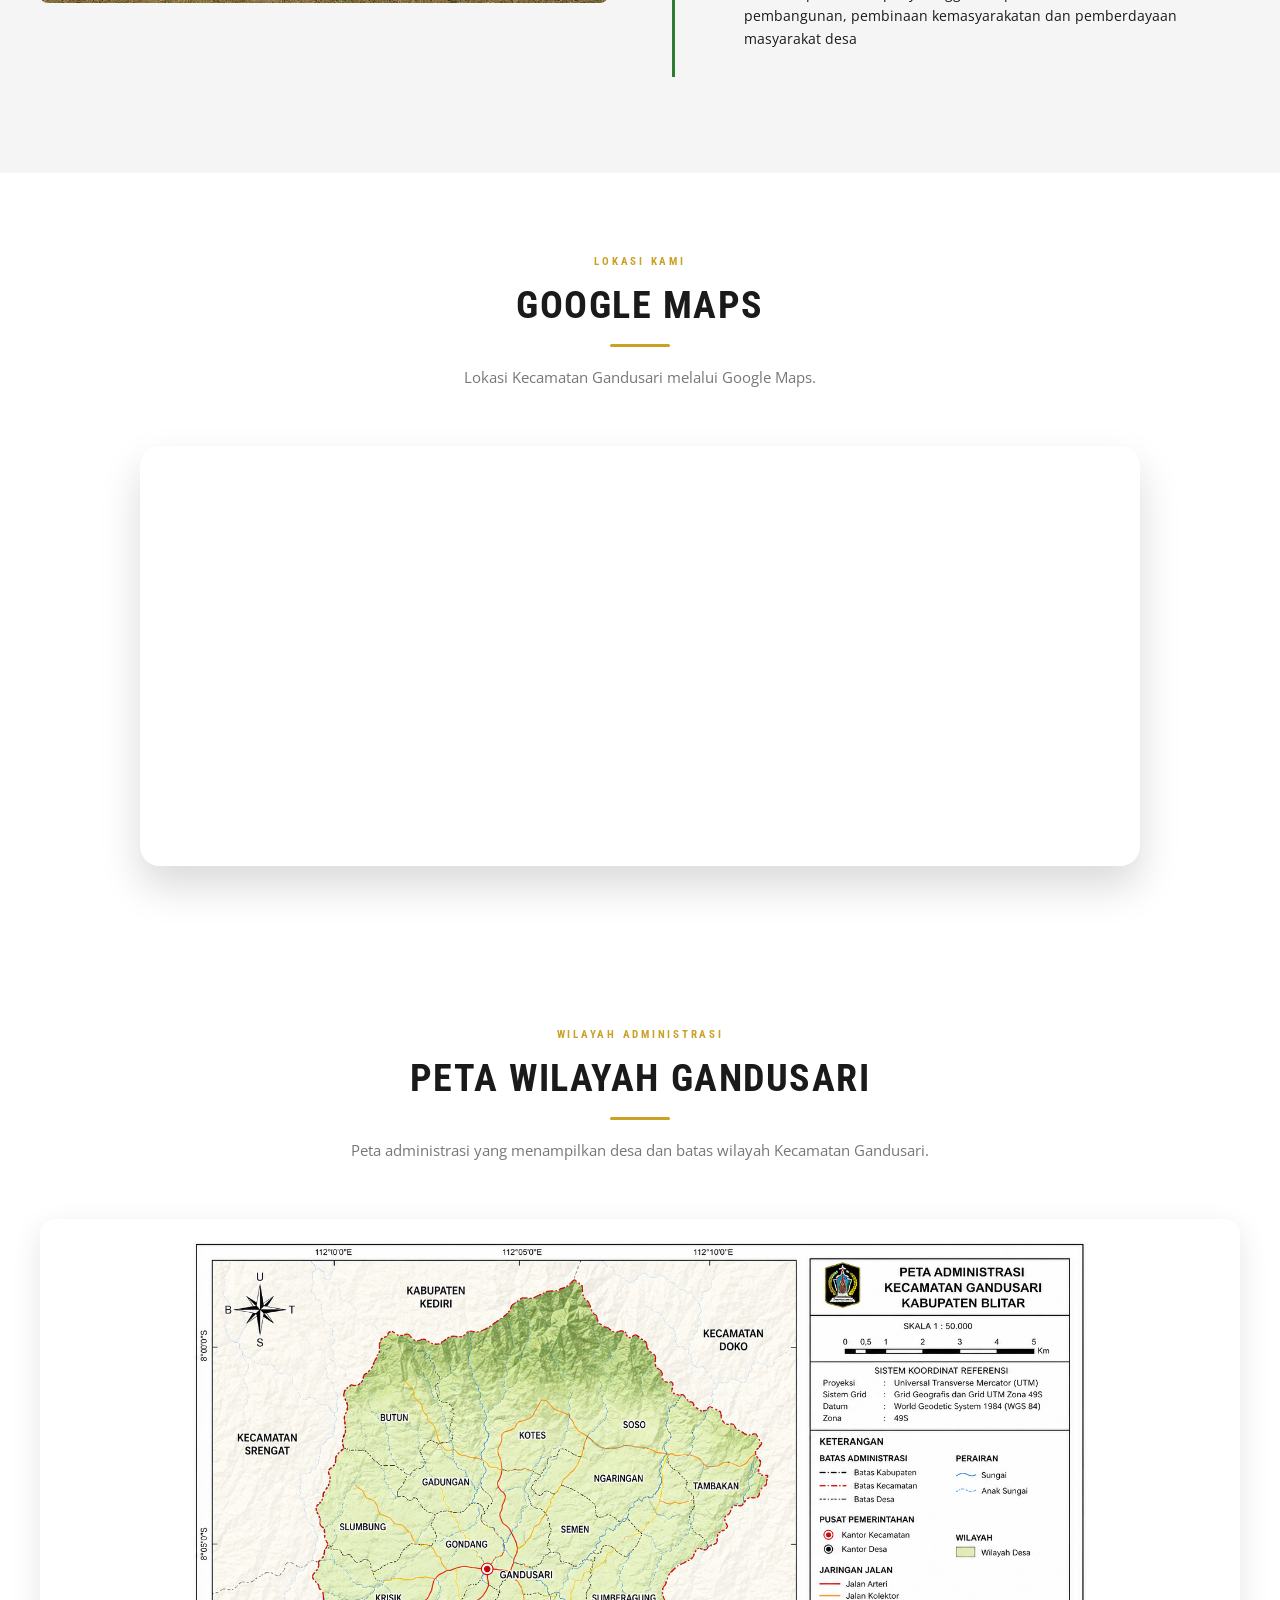
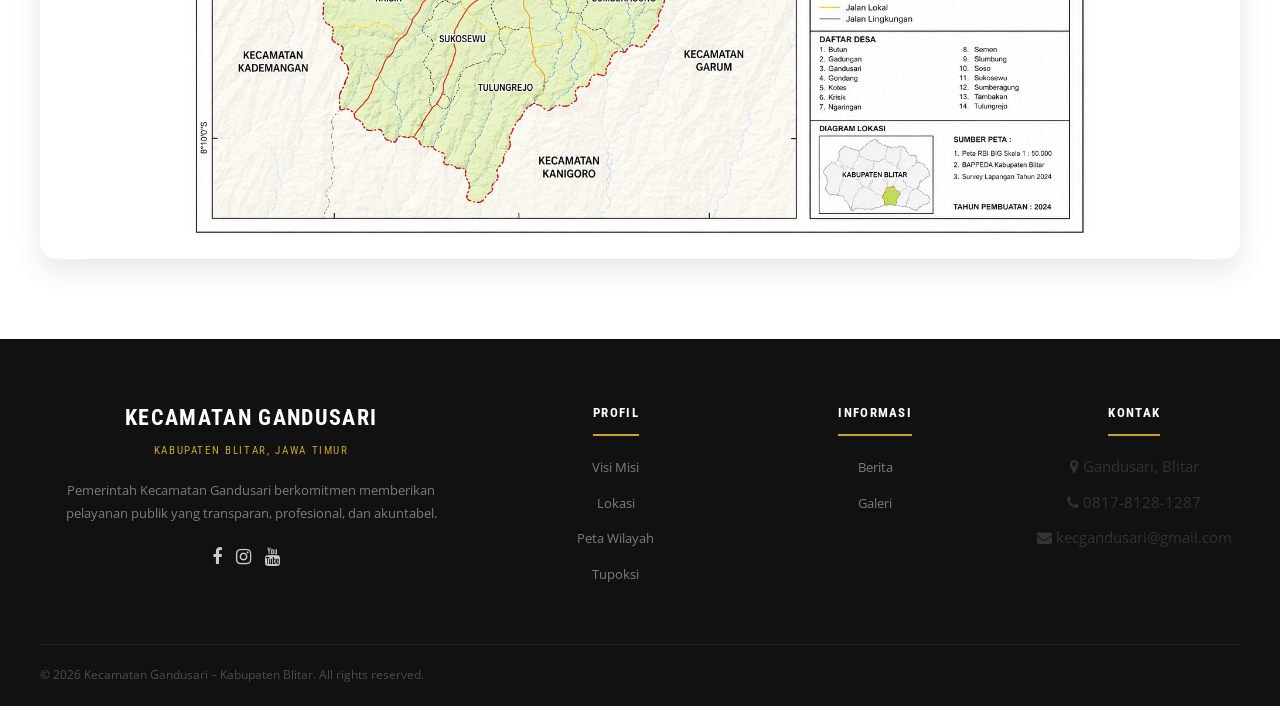
<file: profil.html>
<!doctype html>
<html lang="id">
  <head>
    <meta charset="UTF-8" />
    <meta name="viewport" content="width=device-width, initial-scale=1.0" />
    <title>Profil | Kecamatan Gandusari</title>

    <!-- CSS -->
    <link rel="stylesheet" href="css/style.css" />

    <link rel="icon" href="assets/logo.png" />

    <!-- Font & Icon -->
    <link
      href="https://fonts.googleapis.com/css2?family=Roboto+Condensed:wght@400;700&family=Volkhov:ital@1&family=Open+Sans:wght@300;400;600;700&display=swap"
      rel="stylesheet"
    />
    <link
      rel="stylesheet"
      href="https://cdnjs.cloudflare.com/ajax/libs/font-awesome/4.7.0/css/font-awesome.min.css"
    />
  </head>
  <body>
    <!-- 🔹 NAVBAR (copy dari index kamu) -->
    <div class="navbar">
      <div class="navbar-inner">
        <a href="index.html" class="navbar-brand">
          <div class="navbar-brand-icon">
            <img src="assets/logo.png" />
          </div>
          <div>
            Gandusari
            <span>Kabupaten Blitar</span>
          </div>
        </a>

        <ul class="nav-menu">
          <li class="nav-item">
            <a class="nav-link" href="index.html">Beranda</a>
          </li>
          <li class="nav-item">
            <a class="nav-link" href="profil.html"
              >Profil <i class="fa fa-angle-down"></i
            ></a>
            <ul class="dropdown-menu">
              <li><a href="profil.html#visi">Visi Misi</a></li>
              <li><a href="profil.html#lokasi">Lokasi</a></li>
              <li><a href="profil.html#peta">Peta Wilayah</a></li>
              <li><a href="tupoksi.html">Tupoksi</a></li>
            </ul>
          </li>
          <li class="nav-item">
            <a class="nav-link" href="#"
              >Informasi <i class="fa fa-angle-down"></i
            ></a>
            <ul class="dropdown-menu">
              <li><a href="berita.html">Berita</a></li>
              <li><a href="galeri.html">Galeri</a></li>
            </ul>
          </li>
          <li class="nav-item">
            <a class="nav-link" href="layanan.html">Layanan</a>
          </li>
          <li class="nav-item">
            <a class="nav-link" href="kontak.html">Kontak</a>
          </li>
        </ul>

        <button class="hamburger" id="hamburgerBtn" aria-label="Buka menu">
          <span></span>
          <span></span>
          <span></span>
        </button>
      </div>
    </div>

    <!-- OVERLAY -->
    <div class="sidebar-overlay" id="sidebarOverlay"></div>

    <!-- MOBILE SIDEBAR -->
    <aside class="mobile-sidebar" id="mobileSidebar">
      <div class="sidebar-header">
        <a href="index.html" class="sidebar-brand">
          <img src="assets/logo.png" alt="Logo" />
          <div>
            Gandusari
            <small>Kabupaten Blitar</small>
          </div>
        </a>
        <button class="sidebar-close" id="sidebarClose" aria-label="Tutup menu">
          <i class="fa fa-times"></i>
        </button>
      </div>

      <nav class="sidebar-nav">
        <div class="sidebar-nav-item">
          <a class="sidebar-nav-link" href="index.html">Beranda</a>
        </div>
        <div class="sidebar-nav-item has-sub">
          <span class="sidebar-nav-link">
            Profil <i class="fa fa-chevron-down"></i>
          </span>
          <div class="sidebar-submenu">
            <a href="profil.html#visi">Visi Misi</a>
            <a href="profil.html#lokasi">Lokasi</a>
            <a href="profil.html#peta">Peta Wilayah</a>
            <a href="tupoksi.html">Tupoksi</a>
          </div>
        </div>
        <div class="sidebar-nav-item has-sub">
          <span class="sidebar-nav-link">
            Informasi <i class="fa fa-chevron-down"></i>
          </span>
          <div class="sidebar-submenu">
            <a href="berita.html">Berita</a>
            <a href="galeri.html">Galeri</a>
          </div>
        </div>
        <div class="sidebar-nav-item">
          <a class="sidebar-nav-link" href="layanan.html">Layanan</a>
        </div>
        <div class="sidebar-nav-item">
          <a class="sidebar-nav-link" href="kontak.html">Kontak</a>
        </div>
      </nav>

      <div class="sidebar-footer">
        <p>Ikuti Kami</p>
        <div class="sf-links">
          <a href="https://www.facebook.com/kecgandusariblitar"><i class="fa fa-facebook"></i></a>
          <a href="https://www.instagram.com/kecgandusariblitar/"><i class="fa fa-instagram"></i></a>
          <a href="https://www.youtube.com/@kecgandusariblitar"><i class="fa fa-youtube"></i></a>
        </div>
      </div>
    </aside>

    <!-- 🔥 HERO PROFIL -->
    <section class="hero" style="min-height: 60vh">
      <div class="hero-bg"></div>
      <div class="hero-content">
        <div class="hero-eyebrow">Profil</div>
        <h1 class="hero-title">Kecamatan Gandusari</h1>
        <p class="hero-subtitle">Kabupaten Blitar</p>
      </div>
    </section>

    <!-- 🔥 ISI PROFIL -->
    <section class="section bg-gray" id="visi">
      <div class="container">
        <div class="section-heading">
          <div class="eyebrow">Tentang Kami</div>
          <h2>Profil Kecamatan</h2>
          <div class="divider"></div>
          <p>Informasi mengenai profil, visi, dan misi Kecamatan Gandusari.</p>
        </div>

        <div class="about-grid">
          <div class="about-img-wrap">
            <div
              class="about-img"
              style="background-image: url(&quot;assets/foto profil.png&quot;)"
            ></div>
          </div>

          <div class="about-content">
            <p>
              Kecamatan Gandusari merupakan salah satu kecamatan di Kabupaten
              Blitar...
            </p>

            <p>
              Seiring waktu, Gandusari berkembang dengan memanfaatkan potensi...
            </p>

            <!-- VISI MISI -->
            <div class="visi-misi">
              <div class="vm-item">
                <div class="vm-icon"><i class="fa fa-eye"></i></div>
                <div class="vm-text">
                  <strong>Visi</strong>
                  Menuju Kabupaten Blitar Lebih Sejahtera, Maju dan Berdaya
                  Saing.
                </div>
              </div>

              <div class="vm-item">
                <div class="vm-icon"><i class="fa fa-bullseye"></i></div>
                <div class="vm-text">
                  <strong>Misi</strong>
                  <ul class="misi-list">
                    <li>
                      Meningkatkan taraf kehidupan masyarakat melalui akselerasi
                      program pengentasan kemiskinan, optimalisasi dan
                      pengembangan program pembangunan dan kemasyarakatan yang
                      tepat sasaran
                    </li>
                    <li>
                      Memantapkan kehidupan masyarakat berlandaskan nilai-nilai
                      keagamaan (religius), kearifan lokal dan hukum melalui
                      optimalisasi kehidupan beragama dan kehidupan sosial,
                      serta penerapan peraturan perundang-undangan
                    </li>
                    <li>
                      Meningkatkan kualitas Sumer Daya Manusia (SDM) masyarakat
                      melalui peningkatan mutu bidang pendidikan (termasuk di
                      dalamnya adalah wawasan kebangsaan, budi pekerti, praktek
                      keagamaan) dan kesehatan serta kemudahan akses memperoleh
                      pendidikan dan pelayanan kesehatan yang memadai
                    </li>
                    <li>
                      Meningkatkan tata kelola pemerintahan yang baik melalui
                      reformasi birokrasi, serta pelayanan publik berbasis
                      teknologi informasi
                    </li>
                    <li>
                      Meningkatkan keberdayaan masyarakat dan usaha ekonomi
                      masyarakat yang memiliki daya saing melalui peningkatan
                      ketrampilan dan keahlian, pengembangan ekonomi kerakyatan
                      berbasis Koperasi dan UMKM, ekonomi kreatif, jiwa
                      kewirausahaan, potensi lokal daerah dan penguatan sektor
                      pariwisata serta pemanfaatan sumber daya alam dengan
                      memperhatikan kelestarian lingkungan hidup.
                    </li>
                    <li>
                      Meningkatkan pembangunan berbasis desa dan kawasan
                      perdesaan melalui optimalisasi penyelenggaraan
                      pemerintahan desa, pembangunan, pembinaan kemasyarakatan
                      dan pemberdayaan masyarakat desa
                    </li>
                  </ul>
                </div>
              </div>
            </div>
          </div>
        </div>
      </div>
    </section>

    <!-- 🔹 MAP  -->
    <!-- 🔹 MAP GOOGLE -->
    <section class="section map-section" id="lokasi">
      <div class="container">
        <div class="section-heading">
          <div class="eyebrow">Lokasi Kami</div>
          <h2>Google Maps</h2>
          <div class="divider"></div>
          <p>Lokasi Kecamatan Gandusari melalui Google Maps.</p>
        </div>

        <div class="map-wrap">
          <iframe
            src="https://www.google.com/maps?q=Kecamatan+Gandusari+Blitar&output=embed"
            loading="lazy"
            allowfullscreen=""
          >
          </iframe>
        </div>
      </div>
    </section>

    <!-- 🔹 MAP ADMINISTRASI -->
    <section class="section map-section" id="peta">
      <div class="container">
        <div class="section-heading">
          <div class="eyebrow">Wilayah Administrasi</div>
          <h2>Peta Wilayah Gandusari</h2>
          <div class="divider"></div>
          <p>
            Peta administrasi yang menampilkan desa dan batas wilayah Kecamatan
            Gandusari.
          </p>
        </div>

        <div class="map-image-wrap">
          <img src="assets/Map.png" alt="Peta Administrasi Gandusari" />
        </div>
      </div>
    </section>

    <!-- FOOTER -->
    <footer>
      <div class="footer-grid">
        <!-- BRAND -->
        <div class="footer-brand">
          <h3>Kecamatan Gandusari</h3>
          <div class="sub">Kabupaten Blitar, Jawa Timur</div>
          <p>
            Pemerintah Kecamatan Gandusari berkomitmen memberikan pelayanan
            publik yang transparan, profesional, dan akuntabel.
          </p>

          <!-- SOSIAL MEDIA -->
          <div class="footer-social">
            <a href="https://www.facebook.com/kecgandusariblitar"
              ><i class="fa fa-facebook"></i
            ></a>
            <a href="https://www.instagram.com/kecgandusariblitar/"
              ><i class="fa fa-instagram"></i
            ></a>
            <a href="https://www.youtube.com/@kecgandusariblitar"
              ><i class="fa fa-youtube"></i
            ></a>
          </div>
        </div>

        <!-- PROFIL -->
        <div class="footer-col">
          <h5>Profil</h5>
          <ul>
            <li><a href="profil.html#visi">Visi Misi</a></li>
            <li><a href="profil.html#lokasi">Lokasi</a></li>
            <li><a href="profil.html#peta">Peta Wilayah</a></li>
            <li><a href="tupoksi.html">Tupoksi</a></li>
          </ul>
        </div>

        <!-- INFORMASI -->
        <div class="footer-col">
          <h5>Informasi</h5>
          <ul>
            <li><a href="berita.html">Berita</a></li>
            <li><a href="galeri.html">Galeri</a></li>
          </ul>
        </div>

        <!-- KONTAK -->
        <div class="footer-col">
          <h5>Kontak</h5>
          <ul>
            <li><i class="fa fa-map-marker"></i> Gandusari, Blitar</li>
            <li><i class="fa fa-phone"></i> 0817-8128-1287</li>
            <li><i class="fa fa-envelope"></i> kecgandusari@gmail.com</li>
          </ul>
        </div>
      </div>

      <!-- COPYRIGHT -->
      <div class="footer-bottom">
        <p>
          © 2026 Kecamatan Gandusari – Kabupaten Blitar. All rights reserved.
        </p>
      </div>
    </footer>

    <!-- JS -->
    <script src="js/script.js"></script>
  </body>
</html>
</file>
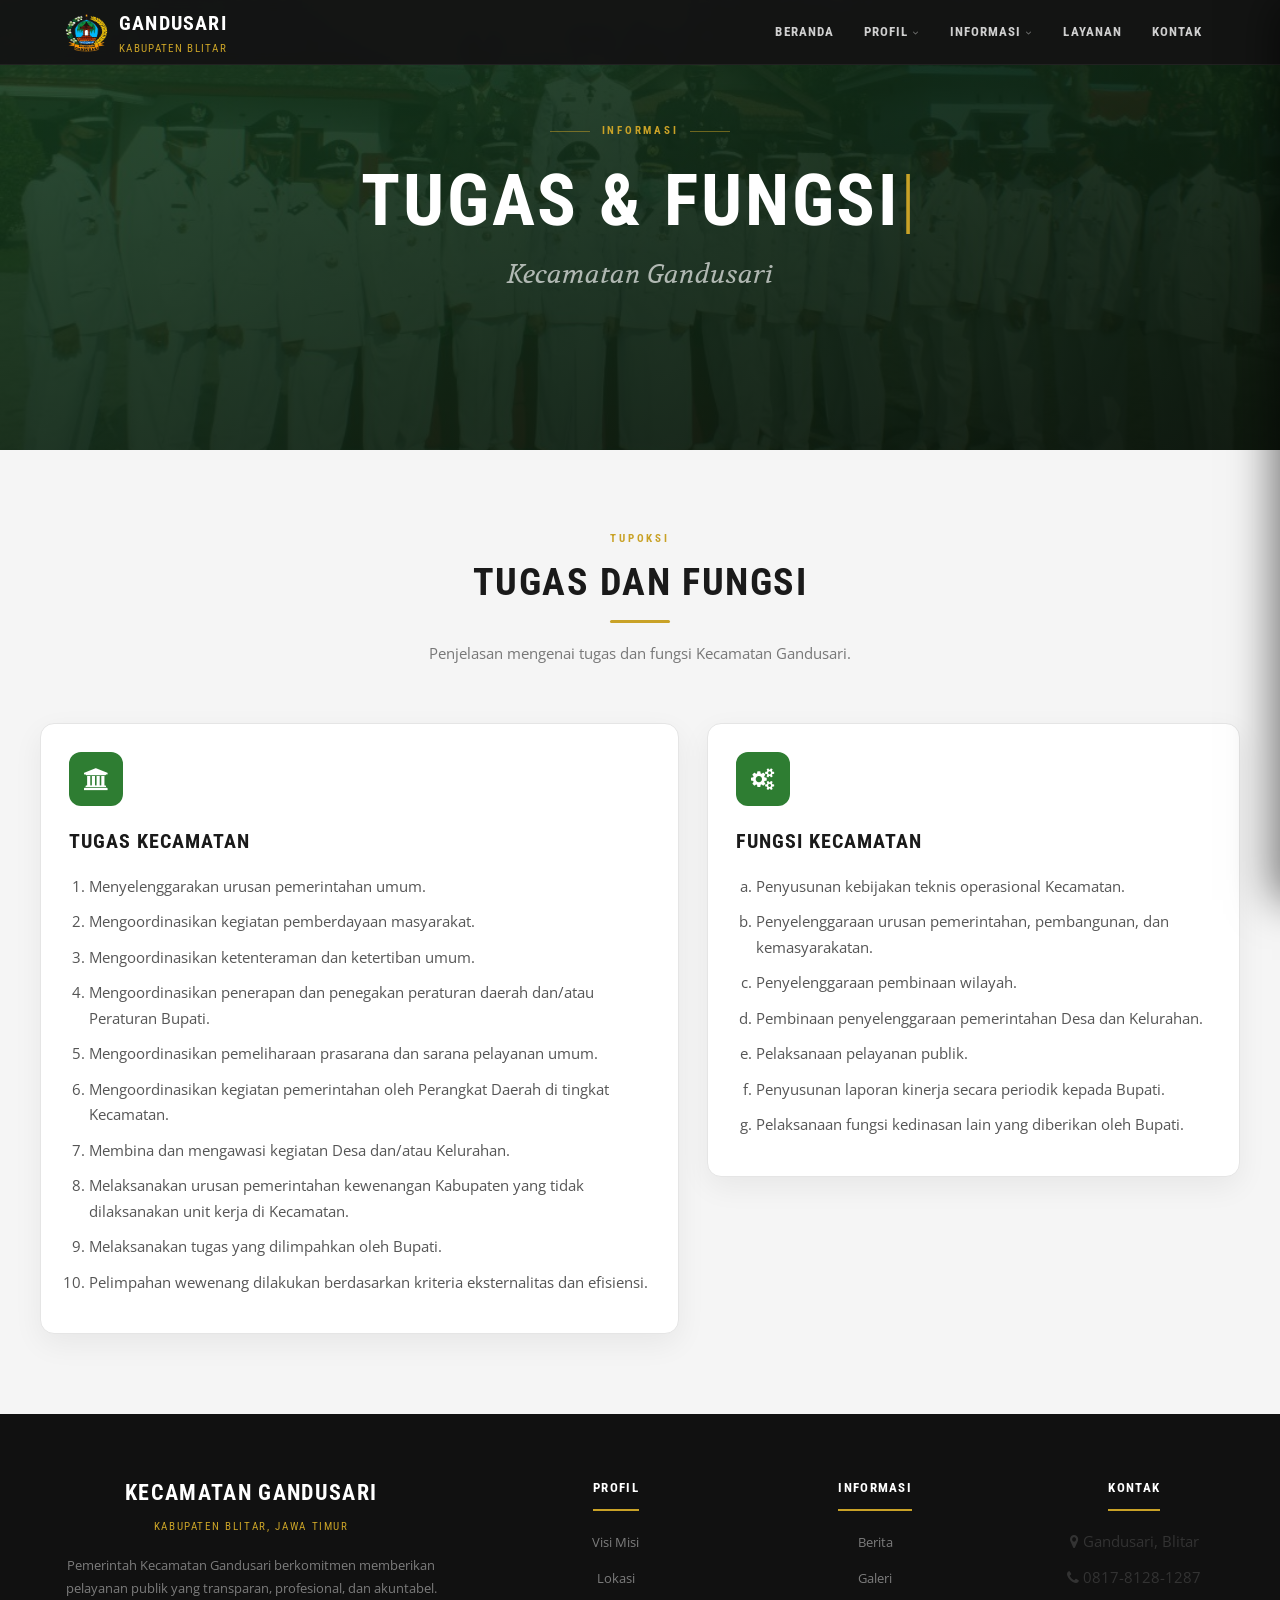
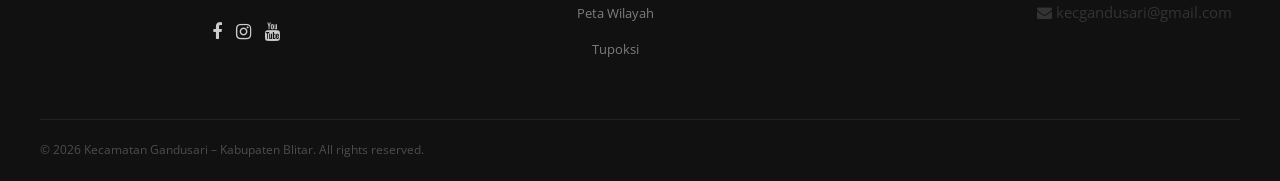
<file: tupoksi.html>
<!doctype html>
<html lang="id">
  <head>
    <meta charset="UTF-8" />
    <meta name="viewport" content="width=device-width, initial-scale=1.0" />
    <title>Tupoksi | Kecamatan Gandusari</title>

    <link rel="stylesheet" href="css/style.css" />

    <link rel="icon" href="assets/logo.png">

    <link
      href="https://fonts.googleapis.com/css2?family=Roboto+Condensed:wght@400;700&family=Volkhov:ital@1&family=Open+Sans:wght@300;400;600;700&display=swap"
      rel="stylesheet"
    />
    <link
      rel="stylesheet"
      href="https://cdnjs.cloudflare.com/ajax/libs/font-awesome/4.7.0/css/font-awesome.min.css"
    />
  </head>
  <body>
    <!-- NAVBAR -->
    <div class="navbar">
      <div class="navbar-inner">
        <a href="index.html" class="navbar-brand">
          <div class="navbar-brand-icon">
            <img src="assets/logo.png" />
          </div>
          <div>
            Gandusari
            <span>Kabupaten Blitar</span>
          </div>
        </a>

        <ul class="nav-menu">
          <li class="nav-item">
            <a class="nav-link" href="index.html">Beranda</a>
          </li>
          <li class="nav-item">
            <a class="nav-link" href="profil.html"
              >Profil <i class="fa fa-angle-down"></i
            ></a>
            <ul class="dropdown-menu">
              <li><a href="profil.html#visi">Visi Misi</a></li>
              <li><a href="profil.html#lokasi">Lokasi</a></li>
              <li><a href="profil.html#peta">Peta Wilayah</a></li>
              <li><a href="tupoksi.html">Tupoksi</a></li>
            </ul>
          </li>
          <li class="nav-item">
            <a class="nav-link" href="#"
              >Informasi <i class="fa fa-angle-down"></i
            ></a>
            <ul class="dropdown-menu">
              <li><a href="berita.html">Berita</a></li>
              <li><a href="galeri.html">Galeri</a></li>
            </ul>
          </li>
          <li class="nav-item">
            <a class="nav-link" href="layanan.html">Layanan</a>
          </li>
          <li class="nav-item">
            <a class="nav-link" href="kontak.html">Kontak</a>
          </li>
        </ul>

        <button class="hamburger" id="hamburgerBtn" aria-label="Buka menu">
          <span></span>
          <span></span>
          <span></span>
        </button>
      </div>
    </div>
    <!-- OVERLAY -->
    <div class="sidebar-overlay" id="sidebarOverlay"></div>

    <!-- MOBILE SIDEBAR -->
    <aside class="mobile-sidebar" id="mobileSidebar">
      <div class="sidebar-header">
        <a href="index.html" class="sidebar-brand">
          <img src="assets/logo.png" alt="Logo" />
          <div>
            Gandusari
            <small>Kabupaten Blitar</small>
          </div>
        </a>
        <button class="sidebar-close" id="sidebarClose" aria-label="Tutup menu">
          <i class="fa fa-times"></i>
        </button>
      </div>

      <nav class="sidebar-nav">
        <div class="sidebar-nav-item">
          <a class="sidebar-nav-link" href="index.html">Beranda</a>
        </div>
        <div class="sidebar-nav-item has-sub">
          <span class="sidebar-nav-link">
            Profil <i class="fa fa-chevron-down"></i>
          </span>
          <div class="sidebar-submenu">
            <a href="profil.html#visi">Visi Misi</a>
            <a href="profil.html#lokasi">Lokasi</a>
            <a href="profil.html#peta">Peta Wilayah</a>
            <a href="tupoksi.html">Tupoksi</a>
          </div>
        </div>
        <div class="sidebar-nav-item has-sub">
          <span class="sidebar-nav-link">
            Informasi <i class="fa fa-chevron-down"></i>
          </span>
          <div class="sidebar-submenu">
            <a href="berita.html">Berita</a>
            <a href="galeri.html">Galeri</a>
          </div>
        </div>
        <div class="sidebar-nav-item">
          <a class="sidebar-nav-link" href="layanan.html">Layanan</a>
        </div>
        <div class="sidebar-nav-item">
          <a class="sidebar-nav-link" href="kontak.html">Kontak</a>
        </div>
      </nav>

      <div class="sidebar-footer">
        <p>Ikuti Kami</p>
        <div class="sf-links">
          <a href="https://www.facebook.com/kecgandusariblitar"><i class="fa fa-facebook"></i></a>
          <a href="https://www.instagram.com/kecgandusariblitar/"><i class="fa fa-instagram"></i></a>
          <a href="https://www.youtube.com/@kecgandusariblitar"><i class="fa fa-youtube"></i></a>
        </div>
      </div>
    </aside>

    <!-- HERO -->
    <section class="hero" style="min-height: 50vh">
      <div class="hero-bg"></div>
      <div class="hero-content">
        <div class="hero-eyebrow">Informasi</div>
        <h1 class="hero-title">Tugas & Fungsi</h1>
        <p class="hero-subtitle">Kecamatan Gandusari</p>
      </div>
    </section>

    <!-- ISI TUPOKSI -->
    <section class="section bg-gray">
      <div class="container">
        <div class="section-heading">
          <div class="eyebrow">Tupoksi</div>
          <h2>Tugas dan Fungsi</h2>
          <div class="divider"></div>
          <p>Penjelasan mengenai tugas dan fungsi Kecamatan Gandusari.</p>
        </div>

        <div class="tupoksi-grid">
          <div class="tupoksi-card">
            <div class="tupoksi-icon"><i class="fa fa-university"></i></div>
            <h4>Tugas Kecamatan</h4>
            <ol>
              <li>Menyelenggarakan urusan pemerintahan umum.</li>
              <li>Mengoordinasikan kegiatan pemberdayaan masyarakat.</li>
              <li>Mengoordinasikan ketenteraman dan ketertiban umum.</li>
              <li>
                Mengoordinasikan penerapan dan penegakan peraturan daerah
                dan/atau Peraturan Bupati.
              </li>
              <li>
                Mengoordinasikan pemeliharaan prasarana dan sarana pelayanan
                umum.
              </li>
              <li>
                Mengoordinasikan kegiatan pemerintahan oleh Perangkat Daerah di
                tingkat Kecamatan.
              </li>
              <li>Membina dan mengawasi kegiatan Desa dan/atau Kelurahan.</li>
              <li>
                Melaksanakan urusan pemerintahan kewenangan Kabupaten yang tidak
                dilaksanakan unit kerja di Kecamatan.
              </li>
              <li>Melaksanakan tugas yang dilimpahkan oleh Bupati.</li>
              <li>
                Pelimpahan wewenang dilakukan berdasarkan kriteria eksternalitas
                dan efisiensi.
              </li>
            </ol>
          </div>

          <div class="tupoksi-card">
            <div class="tupoksi-icon"><i class="fa fa-cogs"></i></div>
            <h4>Fungsi Kecamatan</h4>
            <ol type="a">
              <li>Penyusunan kebijakan teknis operasional Kecamatan.</li>
              <li>
                Penyelenggaraan urusan pemerintahan, pembangunan, dan
                kemasyarakatan.
              </li>
              <li>Penyelenggaraan pembinaan wilayah.</li>
              <li>
                Pembinaan penyelenggaraan pemerintahan Desa dan Kelurahan.
              </li>
              <li>Pelaksanaan pelayanan publik.</li>
              <li>Penyusunan laporan kinerja secara periodik kepada Bupati.</li>
              <li>
                Pelaksanaan fungsi kedinasan lain yang diberikan oleh Bupati.
              </li>
            </ol>
          </div>
        </div>
      </div>
    </section>

    <!-- FOOTER -->
    <footer>
      <div class="footer-grid">
        <!-- BRAND -->
        <div class="footer-brand">
          <h3>Kecamatan Gandusari</h3>
          <div class="sub">Kabupaten Blitar, Jawa Timur</div>
          <p>
            Pemerintah Kecamatan Gandusari berkomitmen memberikan pelayanan
            publik yang transparan, profesional, dan akuntabel.
          </p>

          <!-- SOSIAL MEDIA -->
          <div class="footer-social">
            <a href="https://www.facebook.com/kecgandusariblitar"
              ><i class="fa fa-facebook"></i
            ></a>
            <a href="https://www.instagram.com/kecgandusariblitar/"
              ><i class="fa fa-instagram"></i
            ></a>
            <a href="https://www.youtube.com/@kecgandusariblitar"
              ><i class="fa fa-youtube"></i
            ></a>
          </div>
        </div>

        <!-- PROFIL -->
        <div class="footer-col">
          <h5>Profil</h5>
          <ul>
            <li><a href="profil.html#visi">Visi Misi</a></li>
            <li><a href="profil.html#lokasi">Lokasi</a></li>
            <li><a href="profil.html#peta">Peta Wilayah</a></li>
            <li><a href="tupoksi.html">Tupoksi</a></li>
          </ul>
        </div>

        <!-- INFORMASI -->
        <div class="footer-col">
          <h5>Informasi</h5>
          <ul>
            <li><a href="berita.html">Berita</a></li>
            <li><a href="galeri.html">Galeri</a></li>
          </ul>
        </div>

        <!-- KONTAK -->
        <div class="footer-col">
          <h5>Kontak</h5>
          <ul>
            <li><i class="fa fa-map-marker"></i> Gandusari, Blitar</li>
            <li><i class="fa fa-phone"></i> 0817-8128-1287</li>
            <li><i class="fa fa-envelope"></i> kecgandusari@gmail.com</li>
          </ul>
        </div>
      </div>

      <!-- COPYRIGHT -->
      <div class="footer-bottom">
        <p>
          © 2026 Kecamatan Gandusari – Kabupaten Blitar. All rights reserved.
        </p>
      </div>
    </footer>

    <script src="js/script.js"></script>
  </body>
</html>
</file>
<file: css/style.css>
/* ── 01. RESET & BASE ── */
*,
*::before,
*::after {
  box-sizing: border-box;
  margin: 0;
  padding: 0;
}
html {
  scroll-behavior: smooth;
}
body {
  font-family: "Open Sans", sans-serif;
  font-weight: 400;
  font-size: 15px;
  line-height: 1.7;
  color: #333;
  background: #fff;
}
a {
  text-decoration: none;
  color: inherit;
  transition: color 0.2s;
}
img {
  max-width: 100%;
  height: auto;
  display: block;
}
ul {
  list-style: none;
}

/* ── 02. VARIABLES ── */
:root {
  --dark: #1a1a1a;
  --dark2: #252525;
  --green: #2e7d32;
  --green2: #1b5e20;
  --gold: #c9a227;
  --gray: #f5f5f5;
  --gray2: #e0e0e0;
  --text-muted: #777;
  --white: #ffffff;
  --font-alt: "Roboto Condensed", sans-serif;
  --font-serif: "Volkhov", serif;
}

/* ── 03. TYPOGRAPHY HELPER ── */
.eyebrow {
  font-family: var(--font-alt);
  font-size: 11px;
  font-weight: 700;
  letter-spacing: 0.25em;
  text-transform: uppercase;
  color: var(--gold);
  margin-bottom: 12px;
}
.divider {
  width: 60px;
  height: 3px;
  background: var(--gold);
  margin: 0 auto 18px;
  border-radius: 2px;
  transform-origin: left;
  transform: scaleX(0);
  transition: transform 0.7s 0.2s cubic-bezier(0.22, 1, 0.36, 1);
}
.visible-section .divider,
.reveal.visible ~ .divider,
.section-heading.animate-in .divider {
  transform: scaleX(1);
}

/* ── 04. PAGE LOADER ── */
.page-loader {
  position: fixed;
  inset: 0;
  background: var(--dark);
  z-index: 9999;
  display: flex;
  align-items: center;
  justify-content: center;
  transition: opacity 0.5s;
}
.page-loader.hidden {
  opacity: 0;
  pointer-events: none;
}
.loader-ring {
  width: 48px;
  height: 48px;
  border: 3px solid rgba(255, 255, 255, 0.15);
  border-top-color: var(--gold);
  border-radius: 50%;
  animation: spin 0.8s linear infinite;
}
@keyframes spin {
  to {
    transform: rotate(360deg);
  }
}

/* ── 05. NAVBAR & DROPDOWN ── */
.navbar {
  position: fixed;
  top: 0;
  left: 0;
  right: 0;
  z-index: 1000;
  background: rgba(20, 20, 20, 0.97);
  backdrop-filter: blur(6px);
  border-bottom: 1px solid rgba(255, 255, 255, 0.06);
  transition: background 0.3s;
}
.navbar-inner {
  max-width: 1200px;
  margin: 0 auto;
  padding: 0 24px;
  display: flex;
  align-items: center;
  justify-content: space-between;
  height: 64px;
}
.navbar-brand {
  font-family: var(--font-alt);
  font-size: 20px;
  font-weight: 700;
  color: var(--white);
  letter-spacing: 0.06em;
  text-transform: uppercase;
  display: flex;
  align-items: center;
  gap: 10px;
}
.navbar-brand-icon {
  width: 45px;
  height: 50px;
  background: transparent;
  border-radius: 0;
  display: flex;
  align-items: center;
  justify-content: center;
  animation: iconHeartbeat 3s ease-in-out infinite;
}
.navbar-brand-icon svg {
  width: 18px;
  height: 18px;
  fill: white;
}
.navbar-brand span {
  color: var(--gold);
  font-size: 11px;
  display: block;
  font-weight: 400;
  letter-spacing: 0.12em;
}

.nav-menu {
  display: flex;
  align-items: center;
  gap: 2px;
}
.nav-item {
  position: relative;
}
.nav-link {
  position: relative;
  display: flex;
  align-items: center;
  gap: 5px;
  padding: 8px 14px;
  font-family: var(--font-alt);
  font-size: 13px;
  font-weight: 700;
  letter-spacing: 0.08em;
  text-transform: uppercase;
  color: rgba(255, 255, 255, 0.8);
  border-radius: 5px;
  transition:
    color 0.2s,
    background 0.2s;
}
.nav-link:hover,
.nav-item.active .nav-link {
  color: var(--gold);
  background: rgba(255, 255, 255, 0.05);
}
.nav-link .fa {
  font-size: 9px;
  opacity: 0.6;
}
.nav-link::after {
  content: "";
  position: absolute;
  bottom: 2px;
  left: 14px;
  right: 14px;
  height: 2px;
  background: var(--gold);
  transform: scaleX(0);
  transform-origin: left;
  transition: transform 0.25s cubic-bezier(0.22, 1, 0.36, 1);
}
.nav-link:hover::after {
  transform: scaleX(1);
}

.dropdown-menu {
  display: none;
  position: absolute;
  top: calc(100% + 8px);
  left: 0;
  background: var(--dark2);
  border: 1px solid rgba(255, 255, 255, 0.08);
  border-radius: 6px;
  min-width: 220px;
  box-shadow: 0 12px 40px rgba(0, 0, 0, 0.4);
  overflow: hidden;
  top: 100%;
}
.nav-item:hover .dropdown-menu {
  display: block;
}
.dropdown-menu a {
  display: block;
  padding: 8px 12px;
  font-size: 12.5px;
  font-family: var(--font-alt);
  letter-spacing: 0.04em;
  text-transform: uppercase;
  color: rgba(255, 255, 255, 0.7);
  border-bottom: 1px solid rgba(255, 255, 255, 0.05);
  transition:
    color 0.15s,
    background 0.15s,
    padding-left 0.15s;
}
.dropdown-menu a:last-child {
  border-bottom: none;
}
.dropdown-menu a:hover {
  color: var(--gold);
  background: rgba(255, 255, 255, 0.04);
  padding-left: 24px;
}

/* ── 06. BUTTONS ── */
.btn {
  position: relative;
  overflow: hidden;
  display: inline-flex;
  align-items: center;
  gap: 8px;
  padding: 13px 30px;
  font-family: var(--font-alt);
  font-size: 13px;
  font-weight: 700;
  letter-spacing: 0.1em;
  text-transform: uppercase;
  border-radius: 30px;
  transition: all 0.25s;
  cursor: pointer;
  border: 2px solid transparent;
}
.btn::after {
  content: "";
  position: absolute;
  inset: 0;
  background: radial-gradient(
    circle,
    rgba(255, 255, 255, 0.35) 0%,
    transparent 70%
  );
  transform: scale(0);
  opacity: 0;
  transition:
    transform 0.5s,
    opacity 0.5s;
  border-radius: inherit;
}
.btn:active::after {
  transform: scale(2);
  opacity: 1;
  transition: 0s;
}

.btn-gold {
  background: var(--gold);
  color: #111;
  border-color: var(--gold);
}
.btn-gold:hover {
  background: #e0b52a;
  border-color: #e0b52a;
  transform: translateY(-2px);
}

.btn-outline-w {
  background: transparent;
  color: white;
  border-color: rgba(255, 255, 255, 0.5);
}
.btn-outline-w:hover {
  background: rgba(255, 255, 255, 0.1);
  border-color: white;
  transform: translateY(-2px);
}

.btn-outline-gold {
  background: transparent;
  color: var(--gold);
  border: 2px solid var(--gold);
  padding: 10px 26px;
  border-radius: 30px;
  font-family: var(--font-alt);
  font-size: 12px;
  font-weight: 700;
  letter-spacing: 0.1em;
  text-transform: uppercase;
  white-space: nowrap;
  transition: all 0.2s;
}
.btn-outline-gold:hover {
  background: var(--gold);
  color: #111;
}

.btn-outline-green {
  display: inline-flex;
  align-items: center;
  gap: 8px;
  padding: 12px 22px;
  border-radius: 30px;
  border: 2px solid var(--green2);
  color: var(--green2);
  background: transparent;
  font-family: var(--font-alt);
  font-size: 12px;
  font-weight: 700;
  letter-spacing: 0.08em;
  text-transform: uppercase;
  transition: 0.3s ease;
  cursor: pointer;
}
.btn-outline-green i {
  font-size: 14px;
}
.btn-outline-green:hover {
  background: var(--green2);
  color: #fff;
  transform: translateY(-2px);
  box-shadow: 0 8px 20px rgba(16, 93, 45, 0.25);
}

/* ── 07. HERO / PARALLAX ── */
.hero {
  position: relative;
  min-height: 100vh;
  display: flex;
  align-items: center;
  justify-content: center;
  text-align: center;
  overflow: hidden;
  background: var(--dark2);
}
.hero-bg {
  position: absolute;
  inset: 0;
  background:
    linear-gradient(
      160deg,
      rgba(20, 60, 30, 0.88) 0%,
      rgba(10, 20, 10, 0.96) 100%
    ),
    url("../assets/hero.jpg") center/cover no-repeat;
  animation: heroBgZoom 18s ease-in-out infinite alternate;
}
.hero-pattern {
  position: absolute;
  inset: 0;
  background-image: radial-gradient(
    rgba(255, 255, 255, 0.04) 1px,
    transparent 1px
  );
  background-size: 40px 40px;
  animation: patternDrift 30s linear infinite;
}
.hero-content {
  position: relative;
  z-index: 1;
  max-width: 820px;
  padding: 0 24px;
}
.hero-eyebrow {
  font-family: var(--font-alt);
  font-size: 11px;
  font-weight: 700;
  letter-spacing: 0.25em;
  text-transform: uppercase;
  color: var(--gold);
  margin-bottom: 20px;
  display: flex;
  align-items: center;
  justify-content: center;
  gap: 12px;
  opacity: 0;
  animation: fadeSlideUp 0.8s 0.3s cubic-bezier(0.22, 1, 0.36, 1) forwards;
}
.hero-eyebrow::before,
.hero-eyebrow::after {
  content: "";
  width: 40px;
  height: 1px;
  background: var(--gold);
  opacity: 0.5;
}
.hero-title {
  font-family: var(--font-alt);
  font-size: clamp(36px, 6vw, 72px);
  font-weight: 700;
  letter-spacing: 0.04em;
  text-transform: uppercase;
  color: var(--white);
  line-height: 1.1;
  margin-bottom: 12px;
  opacity: 0;
  animation: fadeSlideUp 0.9s 0.5s cubic-bezier(0.22, 1, 0.36, 1) forwards;
}
.hero-title::after {
  content: "|";
  color: var(--gold);
  animation: cursorBlink 1s step-end infinite;
  font-weight: 300;
}
.hero-title.typed::after {
  display: none;
}
.hero-subtitle {
  font-family: var(--font-serif);
  font-style: italic;
  font-size: clamp(18px, 2.5vw, 26px);
  color: rgba(255, 255, 255, 0.65);
  margin-bottom: 32px;
  opacity: 0;
  animation: fadeSlideUp 0.8s 0.7s cubic-bezier(0.22, 1, 0.36, 1) forwards;
}
.hero-desc {
  font-size: 15px;
  color: rgba(255, 255, 255, 0.55);
  max-width: 560px;
  margin: 0 auto 40px;
  line-height: 1.75;
  opacity: 0;
  animation: fadeSlideUp 0.8s 0.85s cubic-bezier(0.22, 1, 0.36, 1) forwards;
}
.hero-btns {
  display: flex;
  justify-content: center;
  gap: 14px;
  flex-wrap: wrap;
  opacity: 0;
  animation: fadeSlideUp 0.8s 1s cubic-bezier(0.22, 1, 0.36, 1) forwards;
}
.hero-scroll {
  position: absolute;
  bottom: 32px;
  left: 50%;
  transform: translateX(-50%);
  display: flex;
  flex-direction: column;
  align-items: center;
  gap: 8px;
  color: rgba(255, 255, 255, 0.35);
  font-family: var(--font-alt);
  font-size: 10px;
  letter-spacing: 0.15em;
  text-transform: uppercase;
  animation: bounce 2s infinite;
  opacity: 0;
  animation: fadeIn 1s 1.3s ease forwards;
}
.hero-scroll .fa {
  font-size: 18px;
}

.hero-particles {
  position: absolute;
  inset: 0;
  pointer-events: none;
  overflow: hidden;
}
.particle {
  position: absolute;
  width: 3px;
  height: 3px;
  background: rgba(201, 162, 39, 0.5);
  border-radius: 50%;
  animation: float linear infinite;
}

/* ── 08. CALLOUT BAR ── */
.callout-bar {
  background: var(--green2);
  padding: 22px 24px;
  overflow: hidden;
}
.callout-inner {
  max-width: 1200px;
  margin: 0 auto;
  display: flex;
  align-items: center;
  justify-content: space-between;
  gap: 20px;
  flex-wrap: wrap;
}
.callout-text h4 {
  font-family: var(--font-alt);
  font-size: 18px;
  font-weight: 700;
  color: white;
  letter-spacing: 0.04em;
  text-transform: uppercase;
}
.callout-text p {
  font-size: 13px;
  color: rgba(255, 255, 255, 0.65);
  margin-top: 3px;
}

/* ── 09. SECTION & CONTAINER BASE ── */
.section {
  padding: 80px 24px;
}
.section-sm {
  padding: 48px 24px;
}
.container {
  max-width: 1200px;
  margin: 0 auto;
}
.bg-gray {
  background: var(--gray);
}
.bg-dark {
  background: var(--dark);
}
.bg-dark2 {
  background: var(--dark2);
}

.section-heading {
  text-align: center;
  margin-bottom: 56px;
  overflow: visible;
}
.section-heading .eyebrow {
  font-family: var(--font-alt);
  font-size: 11px;
  font-weight: 700;
  letter-spacing: 0.25em;
  text-transform: uppercase;
  color: var(--gold);
  margin-bottom: 12px;
}
.section-heading h2 {
  font-family: var(--font-alt);
  font-size: 38px;
  font-weight: 700;
  letter-spacing: 0.04em;
  text-transform: uppercase;
  color: var(--dark);
  line-height: 1.15;
  margin-bottom: 16px;
}
.section-heading.light h2 {
  color: white;
}
.section-heading .divider {
  width: 60px;
  height: 3px;
  background: var(--gold);
  margin: 0 auto 18px;
  border-radius: 2px;
}
.section-heading p {
  font-size: 15px;
  color: var(--text-muted);
  max-width: 600px;
  margin: 0 auto;
}
.section-heading.light p {
  color: rgba(255, 255, 255, 0.55);
}

/* ── 10. STATS ROW ── */
.stats-row {
  display: grid;
  grid-template-columns: repeat(4, 1fr);
  background: var(--green);
}
.stat-item {
  padding: 40px 24px;
  text-align: center;
  border-right: 1px solid rgba(255, 255, 255, 0.12);
}
.stat-item:last-child {
  border-right: none;
}
.stat-num {
  font-family: var(--font-alt);
  font-size: 52px;
  font-weight: 700;
  color: white;
  line-height: 1;
  margin-bottom: 8px;
}
.stat-num sup {
  font-size: 24px;
  vertical-align: super;
}
.stat-label {
  font-family: var(--font-alt);
  font-size: 12px;
  font-weight: 700;
  letter-spacing: 0.15em;
  text-transform: uppercase;
  color: rgba(255, 255, 255, 0.6);
}
.stat-item.counted .stat-num {
  animation: statPop 0.4s cubic-bezier(0.34, 1.56, 0.64, 1);
}

/* ── 11. LAYANAN UNGGULAN (SERVICE GRID) ── */
.service-grid {
  display: grid;
  grid-template-columns: repeat(3, 1fr);
  gap: 1px;
  background: var(--gray2);
  border: 1px solid var(--gray2);
}
.service-box {
  background: white;
  padding: 44px 32px;
  text-align: center;
  transition:
    background 0.25s,
    color 0.25s;
  cursor: pointer;
}
.service-box:hover {
  background: var(--dark);
}
.service-icon {
  width: 68px;
  height: 68px;
  background: var(--gray);
  border-radius: 50%;
  display: flex;
  align-items: center;
  justify-content: center;
  margin: 0 auto 20px;
  font-size: 26px;
  color: var(--green);
  transition:
    background 0.25s,
    color 0.25s;
}
.service-box:hover .service-icon {
  background: var(--green);
  color: white;
  animation: iconSpin 0.5s cubic-bezier(0.34, 1.56, 0.64, 1);
}
.service-box h4 {
  font-family: var(--font-alt);
  font-size: 15px;
  font-weight: 700;
  letter-spacing: 0.06em;
  text-transform: uppercase;
  color: var(--dark);
  margin-bottom: 10px;
  transition: color 0.25s;
}
.service-box:hover h4 {
  color: white;
}
.service-box p {
  font-size: 13px;
  color: var(--text-muted);
  line-height: 1.65;
  transition: color 0.25s;
}
.service-box:hover p {
  color: rgba(255, 255, 255, 0.55);
}

/* ── 12. LAYANAN PAGE (layanan.html) ── */

/* 12a. Layanan Grid & Card */
.layanan-grid {
  display: flex;
  flex-wrap: wrap;
  justify-content: center;
  gap: 28px;
  max-width: 1000px;
  margin: 0 auto;
}
.layanan-card {
  width: 300px;
  min-height: 205px;
  background: #fff;
  padding: 32px 24px;
  border: none;
  border-bottom: 4px solid transparent;
  border-radius: 18px;
  box-shadow: 0 12px 35px rgba(32, 32, 32, 0.08);
  text-align: left;
  cursor: pointer;
  font-family: inherit;
  transition:
    transform 0.3s ease,
    box-shadow 0.3s ease,
    border-color 0.3s ease;
}
.layanan-card:hover,
.layanan-card.active {
  transform: translateY(-8px);
  border-bottom-color: var(--gold);
  box-shadow: 0 20px 45px rgba(0, 0, 0, 0.12);
}
.layanan-icon {
  width: 64px;
  height: 64px;
  background: var(--green2);
  color: #fff;
  border-radius: 50%;
  display: flex;
  align-items: center;
  justify-content: center;
  font-size: 26px;
  margin-bottom: 20px;
}
.layanan-card h3 {
  font-family: var(--font-alt);
  font-size: 21px;
  color: var(--dark);
  margin-bottom: 12px;
}
.layanan-card p {
  font-size: 14px;
  line-height: 1.7;
  color: #666;
}

/* 12b. Layanan Detail Interaktif */
.layanan-detail-wrap {
  max-width: 1000px;
  margin: 45px auto 0;
  scroll-margin-top: 120px;
}
.layanan-detail {
  display: none;
  background: #fff;
  padding: 38px;
  border-left: 5px solid var(--green2);
  border-radius: 20px;
  box-shadow: 0 15px 45px rgba(0, 0, 0, 0.09);
  animation: fadeLayanan 0.35s ease;
}
.layanan-detail.active {
  display: block;
}
.layanan-detail h3 {
  font-family: var(--font-alt);
  font-size: 30px;
  color: var(--dark);
  margin-bottom: 14px;
}
.layanan-detail h4 {
  font-size: 18px;
  margin: 25px 0 10px;
  color: var(--green2);
}
.layanan-detail p {
  color: #666;
  line-height: 1.8;
  margin-bottom: 15px;
}
.layanan-detail ul {
  list-style: disc;
  margin: 0 0 15px 20px;
  padding: 0;
}
.layanan-detail li {
  color: #555;
  margin-bottom: 8px;
  line-height: 1.6;
}
.layanan-actions {
  display: flex;
  flex-wrap: wrap;
  gap: 12px;
  margin-top: 18px;
}
.layanan-detail > .btn,
.layanan-actions .btn {
  margin-top: 0;
}

/* 12c. Alur Pelayanan */
.alur-section {
  background: #fff;
  position: relative;
}
.alur-grid {
  display: grid;
  grid-template-columns: repeat(4, 1fr);
  gap: 24px;
  max-width: 1100px;
  margin: 0 auto;
  position: relative;
  overflow: visible;
}
.alur-item {
  background: #fff;
  padding: 34px 24px 30px;
  border-top: 4px solid var(--green2);
  border-radius: 20px;
  box-shadow: 0 14px 38px rgba(0, 0, 0, 0.08);
  position: relative;
  overflow: visible;
  min-height: 245px;
  transition:
    transform 0.3s ease,
    box-shadow 0.3s ease,
    border-color 0.3s ease;
}
.alur-item::before {
  content: "";
  position: absolute;
  right: -15px;
  top: -15px;
  width: 80px;
  height: 80px;
  background: rgba(16, 93, 45, 0.06);
  border-radius: 50%;
  z-index: 1;
}
.alur-item:hover {
  transform: translateY(-8px);
  border-top-color: var(--gold);
  box-shadow: 0 22px 48px rgba(0, 0, 0, 0.12);
}
.alur-number {
  font-family: var(--font-alt);
  font-size: 42px;
  font-weight: 700;
  color: rgba(16, 93, 45, 0.13);
  position: absolute;
  right: 22px;
  top: 16px;
  z-index: 2;
}
.alur-icon {
  width: 62px;
  height: 62px;
  background: var(--green2);
  color: #fff;
  border-radius: 50%;
  display: flex;
  align-items: center;
  justify-content: center;
  font-size: 24px;
  margin-bottom: 22px;
  position: relative;
  z-index: 2;
}
.alur-item h4,
.alur-item p {
  position: relative;
  z-index: 2;
}
.alur-item h4 {
  font-family: var(--font-alt);
  font-size: 22px;
  color: var(--dark);
  margin-bottom: 12px;
}
.alur-item p {
  font-size: 14px;
  color: #666;
  line-height: 1.7;
}

/* Panah interaktif antar alur (desktop only) */
@media (min-width: 993px) {
  .alur-item:not(:last-child)::after {
    content: "\f061";
    font-family: FontAwesome;
    position: absolute;
    top: 50%;
    right: -34px;
    transform: translateY(-50%) scale(0.5);
    width: 46px;
    height: 46px;
    background: var(--gold);
    color: #fff;
    border-radius: 50%;
    display: flex;
    align-items: center;
    justify-content: center;
    font-size: 17px;
    opacity: 0;
    z-index: 20;
    box-shadow: 0 10px 25px rgba(0, 0, 0, 0.18);
    transition: 0.3s ease;
  }
  .alur-item:hover::after {
    opacity: 1;
    right: -28px;
    transform: translateY(-50%) scale(1.08);
    background: var(--green2);
  }
}

/* ── 13. NEWS SECTION ── */
.news-grid {
  display: grid;
  grid-template-columns: repeat(3, 1fr);
  gap: 28px;
}
.news-card {
  background: white;
  border: 1px solid var(--gray2);
  border-radius: 4px;
  overflow: hidden;
  transition:
    transform 0.25s,
    box-shadow 0.25s;
}
.news-card:hover {
  transform: translateY(-6px);
  box-shadow: 0 20px 50px rgba(0, 0, 0, 0.1);
}
.news-thumb {
  width: 100%;
  height: 200px;
  background: var(--gray);
  display: flex;
  align-items: center;
  justify-content: center;
  font-size: 48px;
  color: var(--gray2);
  background-size: cover;
  background-position: center;
  transition: transform 0.5s cubic-bezier(0.22, 1, 0.36, 1);
  transform-origin: center;
}
.news-card:hover .news-thumb {
  transform: scale(1.05);
}
.news-body {
  padding: 22px;
}
.news-category {
  display: inline-block;
  font-family: var(--font-alt);
  font-size: 18px;
  font-weight: 700;
  letter-spacing: 0.12em;
  text-transform: uppercase;
  color: var(--gold);
  border-bottom: 2px solid var(--gold);
  padding-bottom: 2px;
  margin-bottom: 12px;
}
.news-category1 {
  display: inline-block;
  font-family: var(--font-alt);
  font-size: 10px;
  font-weight: 700;
  letter-spacing: 0.12em;
  text-transform: uppercase;
  color: var(--gold);
  border-bottom: 2px solid var(--gold);
  padding-bottom: 2px;
  margin-bottom: 12px;
}
.news-body h4 {
  font-family: var(--font-alt);
  font-size: 16px;
  font-weight: 700;
  letter-spacing: 0.03em;
  color: var(--dark);
  margin-bottom: 10px;
  line-height: 1.4;
  display: -webkit-box;
  -webkit-line-clamp: 2;
  -webkit-box-orient: vertical;
  overflow: hidden;
}
.news-body h4 a:hover {
  color: var(--green);
}
.news-body p {
  font-size: 13px;
  color: var(--text-muted);
  line-height: 1.65;
  margin-bottom: 16px;
  display: -webkit-box;
  -webkit-line-clamp: 3;
  -webkit-box-orient: vertical;
  overflow: hidden;
}
.news-meta {
  display: flex;
  align-items: center;
  justify-content: space-between;
  border-top: 1px solid var(--gray2);
  padding-top: 14px;
}
.news-date {
  font-size: 11.5px;
  color: var(--text-muted);
}
.news-date .fa {
  margin-right: 5px;
  color: var(--gold);
}
.read-more {
  font-family: var(--font-alt);
  font-size: 11px;
  font-weight: 700;
  letter-spacing: 0.1em;
  text-transform: uppercase;
  color: var(--green);
}
.read-more:hover {
  color: var(--gold);
}
.read-more .fa {
  margin-left: 5px;
}

/* Tombol baca selengkapnya (berita.html) */
.news-full {
  display: none;
  margin-top: 10px;
}
.news-card.open .news-full {
  display: block;
}
.read-more-btn {
  margin-top: 10px;
  background: none;
  border: none;
  color: var(--green);
  font-weight: 700;
  cursor: pointer;
  font-family: var(--font-alt);
  letter-spacing: 0.06em;
  text-transform: uppercase;
}
.news-placeholder {
  background: #eee;
  height: 200px;
  display: flex;
  align-items: center;
  justify-content: center;
  color: #aaa;
}
.news-placeholder i {
  font-size: 40px;
}

/* ── 14. PROFIL / ABOUT ── */
.about-grid {
  display: grid;
  grid-template-columns: 1fr 1fr;
  gap: 64px;
  align-items: center;
}
.about-img-wrap {
  position: relative;
}
.about-img {
  position: relative;
  overflow: hidden;
  width: 100%;
  height: 700px;
  background-size: cover;
  background-position: center;
  border-radius: 8px;
}
.about-img::after {
  content: "";
  position: absolute;
  inset: 0;
  background: linear-gradient(
    105deg,
    transparent 40%,
    rgba(255, 255, 255, 0.12) 50%,
    transparent 60%
  );
  transform: translateX(-100%);
  animation: shimmer 4s 1.5s ease-in-out infinite;
}
.home-img {
  width: 90%;
  height: 620px;
  background-size: cover;
  background-position: center;
  border-radius: 8px;
}
.contact-img {
  width: 80%;
  height: 550px;
  background-size: cover;
  background-position: center;
  border-radius: 8px;
}
.about-badge {
  position: absolute;
  bottom: -20px;
  right: -20px;
  width: 130px;
  height: 130px;
  background: var(--gold);
  border-radius: 50%;
  display: flex;
  flex-direction: column;
  align-items: center;
  justify-content: center;
  text-align: center;
}
.about-badge strong {
  font-family: var(--font-alt);
  font-size: 38px;
  font-weight: 700;
  color: var(--dark);
  line-height: 1;
}
.about-badge span {
  font-family: var(--font-alt);
  font-size: 10px;
  font-weight: 700;
  letter-spacing: 0.08em;
  text-transform: uppercase;
  color: rgba(0, 0, 0, 0.65);
}
.about-content .eyebrow {
  font-family: var(--font-alt);
  font-size: 11px;
  font-weight: 700;
  letter-spacing: 0.2em;
  text-transform: uppercase;
  color: var(--gold);
  margin-bottom: 12px;
}
.about-content h2 {
  font-family: var(--font-alt);
  font-size: 34px;
  font-weight: 700;
  letter-spacing: 0.03em;
  text-transform: uppercase;
  color: var(--dark);
  line-height: 1.2;
  margin-bottom: 20px;
}
.about-content .divider {
  width: 50px;
  height: 3px;
  background: var(--gold);
  border-radius: 2px;
  margin-bottom: 20px;
}
.about-content p {
  font-size: 15px;
  color: var(--text-muted);
  line-height: 1.8;
  margin-bottom: 18px;
}

.visi-misi {
  margin-top: 24px;
}
.vm-item {
  display: flex;
  gap: 14px;
  margin-bottom: 16px;
  padding: 14px 18px;
  background: var(--gray);
  border-left: 3px solid var(--green);
  border-radius: 0 4px 4px 0;
  transition:
    transform 0.3s,
    box-shadow 0.3s;
}
.vm-item:hover {
  transform: translateX(6px);
  box-shadow:
    -3px 0 0 var(--gold),
    2px 4px 16px rgba(0, 0, 0, 0.06);
}
.vm-icon {
  color: var(--green);
  font-size: 18px;
  margin-top: 2px;
  flex-shrink: 0;
}
.vm-text {
  font-size: 13.5px;
  color: var(--dark);
  line-height: 1.6;
}
.vm-text strong {
  display: block;
  margin-bottom: 4px;
  font-family: var(--font-alt);
  letter-spacing: 0.04em;
  text-transform: uppercase;
  font-size: 12px;
}

.misi-list {
  list-style: none;
  padding-left: 0;
  margin-top: 10px;
}
.misi-list li {
  margin-bottom: 12px;
  line-height: 1.7;
  position: relative;
  padding-left: 22px;
}
.misi-list li::before {
  content: "🟢";
  position: absolute;
  left: 0;
  color: green;
  font-size: 14px;
}
html {
  scroll-behavior: smooth;
}
#visi,
#lokasi,
#peta {
  scroll-margin-top: 90px;
}

/* ── 15. WEBSITE TERKAIT (LINKS GRID) ── */
.links-grid {
  display: grid;
  grid-template-columns: repeat(3, 1fr);
  gap: 20px;
}
.link-card {
  background: rgba(255, 255, 255, 0.04);
  border: 1px solid rgba(255, 255, 255, 0.08);
  border-radius: 4px;
  padding: 22px 20px;
  display: flex;
  align-items: center;
  gap: 14px;
  transition:
    background 0.2s,
    border-color 0.2s;
}
.link-card:hover {
  background: rgba(255, 255, 255, 0.08);
  border-color: var(--gold);
}
.link-card:hover .link-card-icon {
  animation: iconBounce 0.4s cubic-bezier(0.34, 1.56, 0.64, 1);
}
.link-card-icon {
  width: 42px;
  height: 42px;
  background: var(--green);
  border-radius: 8px;
  display: flex;
  align-items: center;
  justify-content: center;
  flex-shrink: 0;
  color: white;
  font-size: 16px;
}
.link-card h5 {
  font-family: var(--font-alt);
  font-size: 13px;
  font-weight: 700;
  letter-spacing: 0.04em;
  text-transform: uppercase;
  color: white;
  margin-bottom: 3px;
}
.link-card span {
  font-size: 11.5px;
  color: rgba(255, 255, 255, 0.4);
}

/* ── 16. CONTACT ── */

.contact-form {
  background: #fff;
  padding: 28px;
  border-radius: 16px;
  box-shadow: 0 15px 40px rgba(0, 0, 0, 0.08);
}

.contact-form h3 {
  margin-bottom: 20px;
}

/* input wrapper */
.form-group {
  position: relative;
  margin-bottom: 16px;
}

/* icon */
.form-group i {
  position: absolute;
  top: 50%;
  left: 12px;
  transform: translateY(-50%);
  color: #aaa;
}

/* input */
.form-group input,
.form-group textarea {
  width: 100%;
  padding: 10px 12px 10px 36px;
  border: 1px solid #ddd;
  border-radius: 8px;
  font-family: var(--font-main);
  transition: 0.3s;
}

/* textarea fix */
.form-group.textarea i {
  top: 16px;
  transform: none;
}

/* focus effect */
.form-group input:focus,
.form-group textarea:focus {
  border-color: var(--green);
  box-shadow: 0 0 0 2px rgba(0, 128, 0, 0.1);
  outline: none;
}

/* tombol */
.btn-submit {
  width: 100%;
  padding: 12px;
  background: var(--green);
  color: #fff;
  border: none;
  border-radius: 8px;
  font-weight: 700;
  cursor: pointer;
  transition: 0.3s;
}

/* hover tombol */
.btn-submit:hover {
  background: #0f7a2f;
  transform: translateY(-2px);
}
.contact-strip {
  background: var(--green);
  padding: 56px 24px;
  text-align: center;
}
.contact-strip h2 {
  font-family: var(--font-alt);
  font-size: 36px;
  font-weight: 700;
  letter-spacing: 0.05em;
  text-transform: uppercase;
  color: white;
  margin-bottom: 10px;
}
.contact-strip p {
  font-size: 15px;
  color: rgba(255, 255, 255, 0.65);
  margin-bottom: 28px;
}
.contact-items {
  display: flex;
  justify-content: center;
  gap: 48px;
  flex-wrap: wrap;
  margin-bottom: 36px;
}
.contact-item {
  text-align: center;
}
.contact-item .fa {
  font-size: 22px;
  color: var(--gold);
  margin-bottom: 10px;
}
.contact-item h6 {
  font-family: var(--font-alt);
  font-size: 11px;
  letter-spacing: 0.12em;
  text-transform: uppercase;
  color: rgba(255, 255, 255, 0.45);
  margin-bottom: 4px;
}
.contact-item p {
  font-size: 14px;
  color: white;
  margin: 0;
}

/* ── 17. MAP SECTION ── */
.map-section {
}
.map-info {
  display: flex;
  gap: 14px;
  flex-wrap: wrap;
  justify-content: center;
  margin-top: 20px;
}
.map-info-item {
  display: inline-flex;
  align-items: center;
  gap: 8px;
  background: #fff;
  border: 1px solid rgba(27, 94, 32, 0.1);
  border-radius: 999px;
  padding: 10px 16px;
  font-size: 13px;
  color: var(--dark);
  box-shadow: 0 8px 20px rgba(0, 0, 0, 0.05);
}
.map-info-item .fa {
  color: var(--gold);
}
.map-wrap {
  width: 100%;
  max-width: 1000px;
  margin: 32px auto 0;
  border-radius: 20px;
  overflow: hidden;
  box-shadow: 0 20px 40px rgba(0, 0, 0, 0.15);
}
.map-wrap iframe {
  width: 100%;
  height: 420px;
  border: 0;
  display: block;
}
.map-image-wrap {
  width: 100%;
  margin-top: 40px;
  background: #fff;
  padding: 20px;
  border-radius: 16px;
  box-shadow: 0 10px 30px rgba(0, 0, 0, 0.1);
  text-align: center;
}
.map-image-wrap img {
  width: 100%;
  max-width: 900px;
  height: auto;
  border-radius: 10px;
  margin: auto;
}

/* ── 18. FOOTER ── */
footer {
  background: #111;
  padding: 60px 24px 0;
}
.footer-grid {
  max-width: 1200px;
  margin: 0 auto;
  display: grid;
  grid-template-columns: 2fr 1fr 1fr 1fr;
  gap: 48px;
  padding-bottom: 48px;
  border-bottom: 1px solid rgba(255, 255, 255, 0.07);
  text-align: center;
}
.footer-brand h3 {
  font-family: var(--font-alt);
  font-size: 22px;
  font-weight: 700;
  letter-spacing: 0.06em;
  text-transform: uppercase;
  color: white;
  margin-bottom: 6px;
}
.footer-brand .sub {
  font-family: var(--font-alt);
  font-size: 11px;
  letter-spacing: 0.15em;
  text-transform: uppercase;
  color: var(--gold);
  margin-bottom: 18px;
}
.footer-brand p {
  font-size: 13px;
  color: rgba(255, 255, 255, 0.45);
  line-height: 1.75;
}
.footer-col h5 {
  font-family: var(--font-alt);
  font-size: 13px;
  font-weight: 700;
  letter-spacing: 0.1em;
  text-transform: uppercase;
  color: white;
  margin-bottom: 18px;
  padding-bottom: 10px;
  border-bottom: 2px solid var(--gold);
  display: inline-block;
}
.footer-col ul li {
  margin-bottom: 10px;
}
.footer-col ul a {
  font-size: 13px;
  color: rgba(255, 255, 255, 0.45);
  transition:
    color 0.2s,
    padding-left 0.2s;
}
.footer-col ul a:hover {
  color: var(--gold);
  padding-left: 4px;
}
.footer-col ul a .fa {
  margin-right: 7px;
  font-size: 10px;
  color: var(--green);
}
.footer-bottom {
  max-width: 1200px;
  margin: 0 auto;
  padding: 20px 0;
  display: flex;
  justify-content: space-between;
  align-items: center;
  font-size: 12px;
  color: rgba(255, 255, 255, 0.25);
}
.footer-bottom a {
  color: var(--gold);
}
.footer-social {
  margin-top: 16px;
}

.footer-social a {
  display: inline-block;
  margin-right: 10px;
  color: #ccc;
  font-size: 18px;
  transition: 0.3s;
}

.footer-social a:hover {
  color: var(--gold);
}

/* ── 19. SCROLL UP ── */
.scroll-up {
  position: fixed;
  bottom: 28px;
  right: 28px;
  z-index: 500;
  opacity: 0;
  transform: translateY(20px);
  transition:
    opacity 0.3s,
    transform 0.3s;
}
.scroll-up.visible {
  opacity: 1;
  transform: translateY(0);
}
.scroll-up a {
  width: 44px;
  height: 44px;
  background: var(--green);
  border-radius: 50%;
  display: flex;
  align-items: center;
  justify-content: center;
  color: white;
  font-size: 16px;
  box-shadow: 0 4px 16px rgba(0, 0, 0, 0.3);
  transition: background 0.2s;
  animation: scrollPulse 2.5s ease-in-out infinite;
}
.scroll-up a:hover {
  background: var(--gold);
  color: #111;
}

/* ── 20. ANIMATIONS & KEYFRAMES ── */

/* Scroll reveal */
.reveal {
  opacity: 0;
  transform: translateY(40px);
  transition:
    opacity 0.7s cubic-bezier(0.22, 1, 0.36, 1),
    transform 0.7s cubic-bezier(0.22, 1, 0.36, 1);
}
.reveal.reveal-left {
  transform: translateX(-50px);
}
.reveal.reveal-right {
  transform: translateX(50px);
}
.reveal.reveal-scale {
  transform: scale(0.88);
}
.reveal.visible {
  opacity: 1;
  transform: none;
}

/* Stagger delays */
.stagger-1 {
  transition-delay: 0.08s;
}
.stagger-2 {
  transition-delay: 0.16s;
}
.stagger-3 {
  transition-delay: 0.24s;
}
.stagger-4 {
  transition-delay: 0.32s;
}
.stagger-5 {
  transition-delay: 0.4s;
}
.stagger-6 {
  transition-delay: 0.48s;
}

@keyframes fadeSlideUp {
  from {
    opacity: 0;
    transform: translateY(30px);
  }
  to {
    opacity: 1;
    transform: translateY(0);
  }
}
@keyframes fadeIn {
  from {
    opacity: 0;
  }
  to {
    opacity: 1;
  }
}
@keyframes bounce {
  0%,
  100% {
    transform: translateX(-50%) translateY(0);
  }
  50% {
    transform: translateX(-50%) translateY(6px);
  }
}
@keyframes heroBgZoom {
  from {
    transform: scale(1);
  }
  to {
    transform: scale(1.06);
  }
}
@keyframes patternDrift {
  from {
    background-position: 0 0;
  }
  to {
    background-position: 80px 80px;
  }
}
@keyframes cursorBlink {
  0%,
  100% {
    opacity: 1;
  }
  50% {
    opacity: 0;
  }
}
@keyframes statPop {
  0% {
    transform: scale(1);
  }
  50% {
    transform: scale(1.12);
  }
  100% {
    transform: scale(1);
  }
}
@keyframes iconSpin {
  0% {
    transform: rotate(0deg) scale(1);
  }
  50% {
    transform: rotate(-15deg) scale(1.15);
  }
  100% {
    transform: rotate(0deg) scale(1);
  }
}
@keyframes iconBounce {
  0% {
    transform: scale(1) rotate(0deg);
  }
  40% {
    transform: scale(1.2) rotate(-8deg);
  }
  100% {
    transform: scale(1) rotate(0deg);
  }
}
@keyframes iconHeartbeat {
  0%,
  100% {
    transform: scale(1);
  }
  50% {
    transform: scale(1.06);
  }
}
@keyframes shimmer {
  0% {
    transform: translateX(-100%);
  }
  40%,
  100% {
    transform: translateX(200%);
  }
}
@keyframes float {
  0% {
    transform: translateY(100vh) rotate(0deg);
    opacity: 0;
  }
  10% {
    opacity: 1;
  }
  90% {
    opacity: 0.4;
  }
  100% {
    transform: translateY(-100px) rotate(720deg);
    opacity: 0;
  }
}
@keyframes scrollPulse {
  0%,
  100% {
    box-shadow:
      0 4px 16px rgba(0, 0, 0, 0.3),
      0 0 0 0 rgba(46, 125, 50, 0.4);
  }
  50% {
    box-shadow:
      0 4px 16px rgba(0, 0, 0, 0.3),
      0 0 0 10px rgba(46, 125, 50, 0);
  }
}
@keyframes fadeLayanan {
  from {
    opacity: 0;
    transform: translateY(14px);
  }
  to {
    opacity: 1;
    transform: translateY(0);
  }
}

/* ── 20B. HAMBURGER & SLIDE-IN SIDEBAR ── */

/* Tombol hamburger */
.hamburger {
  display: none;
  flex-direction: column;
  justify-content: center;
  gap: 5px;
  width: 40px;
  height: 40px;
  background: rgba(255,255,255,0.07);
  border: 1px solid rgba(255,255,255,0.12);
  border-radius: 8px;
  cursor: pointer;
  padding: 9px 8px;
  transition: background 0.2s;
  flex-shrink: 0;
  z-index: 1100;
  position: relative;
}
.hamburger:hover { background: rgba(255,255,255,0.13); }
.hamburger span {
  display: block;
  height: 2px;
  background: white;
  border-radius: 2px;
  transition: transform 0.35s cubic-bezier(0.22,1,0.36,1), opacity 0.2s;
  transform-origin: center;
}
/* animasi X saat aktif */
.hamburger.active span:nth-child(1) { transform: translateY(7px) rotate(45deg); }
.hamburger.active span:nth-child(2) { opacity: 0; transform: scaleX(0); }
.hamburger.active span:nth-child(3) { transform: translateY(-7px) rotate(-45deg); }

/* Overlay gelap di belakang sidebar */
.sidebar-overlay {
  display: none;
  position: fixed;
  inset: 0;
  background: rgba(0,0,0,0.55);
  z-index: 1150;
  opacity: 0;
  transition: opacity 0.3s;
  backdrop-filter: blur(2px);
}
.sidebar-overlay.active {
  display: block;
  opacity: 1;
}

/* Slide-in sidebar dari kanan */
.mobile-sidebar {
  position: fixed;
  top: 0;
  right: 0;
  width: 290px;
  height: 100%;
  background: #111;
  z-index: 1200;
  transform: translateX(100%);
  transition: transform 0.38s cubic-bezier(0.22,1,0.36,1);
  display: flex;
  flex-direction: column;
  overflow-y: auto;
  box-shadow: -8px 0 40px rgba(0,0,0,0.5);
}
.mobile-sidebar.open {
  transform: translateX(0);
}

/* Header sidebar */
.sidebar-header {
  display: flex;
  align-items: center;
  justify-content: space-between;
  padding: 18px 20px;
  border-bottom: 1px solid rgba(255,255,255,0.08);
  background: #0d0d0d;
}
.sidebar-brand {
  font-family: var(--font-alt);
  font-size: 16px;
  font-weight: 700;
  letter-spacing: 0.07em;
  text-transform: uppercase;
  color: white;
  display: flex;
  align-items: center;
  gap: 10px;
}
.sidebar-brand img {
  width: 34px;
  height: 38px;
  object-fit: contain;
}
.sidebar-brand small {
  display: block;
  font-size: 10px;
  color: var(--gold);
  font-weight: 400;
  letter-spacing: 0.1em;
  margin-top: 1px;
}
.sidebar-close {
  width: 32px;
  height: 32px;
  background: rgba(255,255,255,0.07);
  border: 1px solid rgba(255,255,255,0.1);
  border-radius: 8px;
  display: flex;
  align-items: center;
  justify-content: center;
  color: white;
  font-size: 16px;
  cursor: pointer;
  transition: background 0.2s, color 0.2s;
  flex-shrink: 0;
}
.sidebar-close:hover { background: var(--gold); color: #111; }

/* Nav utama di sidebar */
.sidebar-nav {
  padding: 12px 0;
  flex: 1;
}
.sidebar-nav-item {
  border-bottom: 1px solid rgba(255,255,255,0.05);
}
.sidebar-nav-link {
  display: flex;
  align-items: center;
  justify-content: space-between;
  padding: 13px 22px;
  font-family: var(--font-alt);
  font-size: 13.5px;
  font-weight: 700;
  letter-spacing: 0.08em;
  text-transform: uppercase;
  color: rgba(255,255,255,0.8);
  transition: color 0.2s, background 0.2s, padding-left 0.2s;
  cursor: pointer;
}
.sidebar-nav-link:hover {
  color: var(--gold);
  background: rgba(255,255,255,0.04);
  padding-left: 28px;
}
.sidebar-nav-link .fa-chevron-down {
  font-size: 10px;
  opacity: 0.5;
  transition: transform 0.3s;
}
.sidebar-nav-item.open .fa-chevron-down { transform: rotate(180deg); }

/* Submenu di sidebar */
.sidebar-submenu {
  max-height: 0;
  overflow: hidden;
  background: rgba(255,255,255,0.03);
  transition: max-height 0.35s cubic-bezier(0.22,1,0.36,1);
}
.sidebar-nav-item.open .sidebar-submenu {
  max-height: 300px;
}
.sidebar-submenu a {
  display: block;
  padding: 10px 22px 10px 36px;
  font-family: var(--font-alt);
  font-size: 12px;
  letter-spacing: 0.06em;
  text-transform: uppercase;
  color: rgba(255,255,255,0.5);
  border-bottom: 1px solid rgba(255,255,255,0.04);
  transition: color 0.2s, padding-left 0.2s;
}
.sidebar-submenu a:last-child { border-bottom: none; }
.sidebar-submenu a::before {
  content: '→';
  margin-right: 8px;
  font-size: 11px;
  color: var(--gold);
  opacity: 0.7;
}
.sidebar-submenu a:hover {
  color: var(--gold);
  padding-left: 42px;
}

/* Footer sidebar: kontak singkat */
.sidebar-footer {
  padding: 18px 22px;
  border-top: 1px solid rgba(255,255,255,0.08);
  background: #0d0d0d;
}
.sidebar-footer p {
  font-size: 11px;
  color: rgba(255,255,255,0.3);
  font-family: var(--font-alt);
  letter-spacing: 0.08em;
  text-transform: uppercase;
  margin-bottom: 10px;
}
.sidebar-footer .sf-links {
  display: flex;
  gap: 10px;
}
.sidebar-footer .sf-links a {
  width: 34px;
  height: 34px;
  background: rgba(255,255,255,0.06);
  border: 1px solid rgba(255,255,255,0.1);
  border-radius: 8px;
  display: flex;
  align-items: center;
  justify-content: center;
  color: rgba(255,255,255,0.6);
  font-size: 14px;
  transition: background 0.2s, color 0.2s;
}
.sidebar-footer .sf-links a:hover { background: var(--gold); color: #111; }

/* ── 21. RESPONSIVE ── */

/* Tablet (≤ 992px) */
@media (max-width: 992px) {
  .section {
    padding: 56px 22px;
  }

  /* Navbar */
  .nav-menu {
    display: none;
  }

  /* Hamburger tampil di tablet & mobile */
  .hamburger {
    display: flex;
  }

  /* Stats */
  .stats-row {
    grid-template-columns: repeat(2, 1fr);
  }

  /* Layanan unggulan */
  .service-grid {
    grid-template-columns: repeat(2, 1fr);
  }

  /* News */
  .news-grid {
    grid-template-columns: repeat(2, 1fr);
  }

  /* About */
  .about-grid {
    grid-template-columns: 1fr;
  }
  .about-img-wrap {
    display: none;
  }

  /* Links */
  .links-grid {
    grid-template-columns: repeat(2, 1fr);
  }

  /* Footer */
  .footer-grid {
    grid-template-columns: 1fr 1fr;
  }

  /* Layanan page */
  .layanan-card {
    width: calc(50% - 14px);
  }

  /* Alur */
  .alur-grid {
    grid-template-columns: repeat(2, 1fr);
  }
  .alur-item::after {
    display: none;
  }
}

/* Mobile (≤ 600px) */
@media (max-width: 600px) {
  .service-grid,
  .news-grid,
  .links-grid {
    grid-template-columns: 1fr;
  }
  .stats-row {
    grid-template-columns: repeat(2, 1fr);
  }
  .hero-title {
    font-size: 32px;
  }
  .footer-grid {
    grid-template-columns: 1fr;
  }
  .callout-inner {
    flex-direction: column;
    text-align: center;
  }
}

/* Mobile kecil (≤ 576px) */
@media (max-width: 576px) {
  .section {
    padding: 46px 18px;
  }

  /* Layanan page */
  .layanan-card {
    width: 100%;
    padding: 26px 20px;
  }
  .layanan-detail {
    padding: 28px 22px;
  }
  .layanan-detail h3 {
    font-size: 25px;
  }
  .layanan-actions {
    flex-direction: column;
    align-items: stretch;
  }
  .layanan-actions .btn,
  .layanan-detail > .btn {
    justify-content: center;
    width: 100%;
  }

  /* Alur */
  .alur-grid {
    grid-template-columns: 1fr;
  }
  .alur-item {
    padding: 30px 22px;
  }
}

/* ── 22. TUPOKSI ── */

.tupoksi-content {
  margin-top: 20px;
  line-height: 1.7;
}
.tupoksi-content h4 {
  margin-top: 24px;
  margin-bottom: 10px;
}
.tupoksi-list {
  padding-left: 20px;
}
.tupoksi-grid {
  display: grid;
  grid-template-columns: 1.2fr 1fr;
  gap: 28px;
  align-items: start;
}
.tupoksi-card {
  background: #fff;
  border: 1px solid #e5e5e5;
  border-radius: 14px;
  padding: 28px;
  box-shadow: 0 10px 30px rgba(0, 0, 0, 0.06);
}
.tupoksi-icon {
  width: 54px;
  height: 54px;
  background: var(--green);
  color: #fff;
  border-radius: 12px;
  display: flex;
  align-items: center;
  justify-content: center;
  font-size: 22px;
  margin-bottom: 18px;
}
.tupoksi-card h4 {
  font-family: var(--font-alt);
  font-size: 20px;
  text-transform: uppercase;
  letter-spacing: 0.05em;
  margin-bottom: 16px;
  color: var(--dark);
}
.tupoksi-card ol {
  padding-left: 20px;
}
.tupoksi-card li {
  margin-bottom: 10px;
  line-height: 1.7;
  color: #555;
}
@media (max-width: 992px) {
  .tupoksi-grid {
    grid-template-columns: 1fr;
  }
}

/* ── 22. GALERI ── */

.gallery-grid {
  display: grid;
  grid-template-columns: repeat(3, 1fr);
  gap: 18px;
}
.gallery-item {
  overflow: hidden;
  border-radius: 12px;
}
.gallery-img {
  height: 200px;
  image-rendering: auto;
  background-size: cover;
  background-position: center;
  transition: 0.3s;
}
.gallery-item:hover .gallery-img {
  transform: scale(1.03);
}
/* placeholder */
.gallery-img.placeholder {
  background: #eee;
  display: flex;
  align-items: center;
  justify-content: center;
  color: #bbb;
}
.gallery-img.placeholder i {
  font-size: 40px;
}
/* responsive */
@media (max-width: 992px) {
  .gallery-grid {
    grid-template-columns: repeat(2, 1fr);
  }
}
@media (max-width: 600px) {
  .gallery-grid {
    grid-template-columns: 1fr;
  }
}

/* ── 23. DETAIL BERITA ── */
.detail-header {
  padding-top: 120px;
  padding-bottom: 50px;
}
.detail-breadcrumb {
  font-size: 13px;
  color: var(--text-muted);
  margin-bottom: 18px;
}
.detail-breadcrumb a {
  color: var(--green);
}
.detail-breadcrumb span {
  margin: 0 6px;
}
.detail-title {
  max-width: 900px;
  font-family: var(--font-alt);
  font-size: clamp(32px, 5vw, 56px);
  line-height: 1.1;
  text-transform: uppercase;
  letter-spacing: 0.04em;
  color: var(--dark);
  margin: 16px 0;
}
.detail-meta {
  display: flex;
  gap: 18px;
  flex-wrap: wrap;
  color: var(--text-muted);
  font-size: 13px;
}
.detail-meta i {
  color: var(--gold);
  margin-right: 6px;
}
.detail-container {
  max-width: 900px;
}
.detail-image {
  width: 100%;
  height: 430px;
  background: #eee center/cover no-repeat;
  border-radius: 14px;
  margin-bottom: 34px;
  box-shadow: 0 14px 40px rgba(0, 0, 0, 0.08);
}
.detail-article {
  background: #fff;
  border: 1px solid #eee;
  border-radius: 14px;
  padding: 34px;
  box-shadow: 0 12px 34px rgba(0, 0, 0, 0.05);
}
.detail-article p {
  font-size: 16px;
  line-height: 1.9;
  color: #555;
  margin-bottom: 18px;
}
.detail-article blockquote {
  border-left: 4px solid var(--green);
  background: var(--gray);
  padding: 18px 22px;
  margin: 24px 0;
  font-family: var(--font-serif);
  font-style: italic;
  color: var(--dark);
}
.detail-actions {
  margin-top: 28px;
}
@media (max-width: 600px) {
  .detail-header {
    padding-top: 95px;
  }
  .detail-image {
    height: 260px;
  }
  .detail-article {
    padding: 22px;
  }
}
</file>
